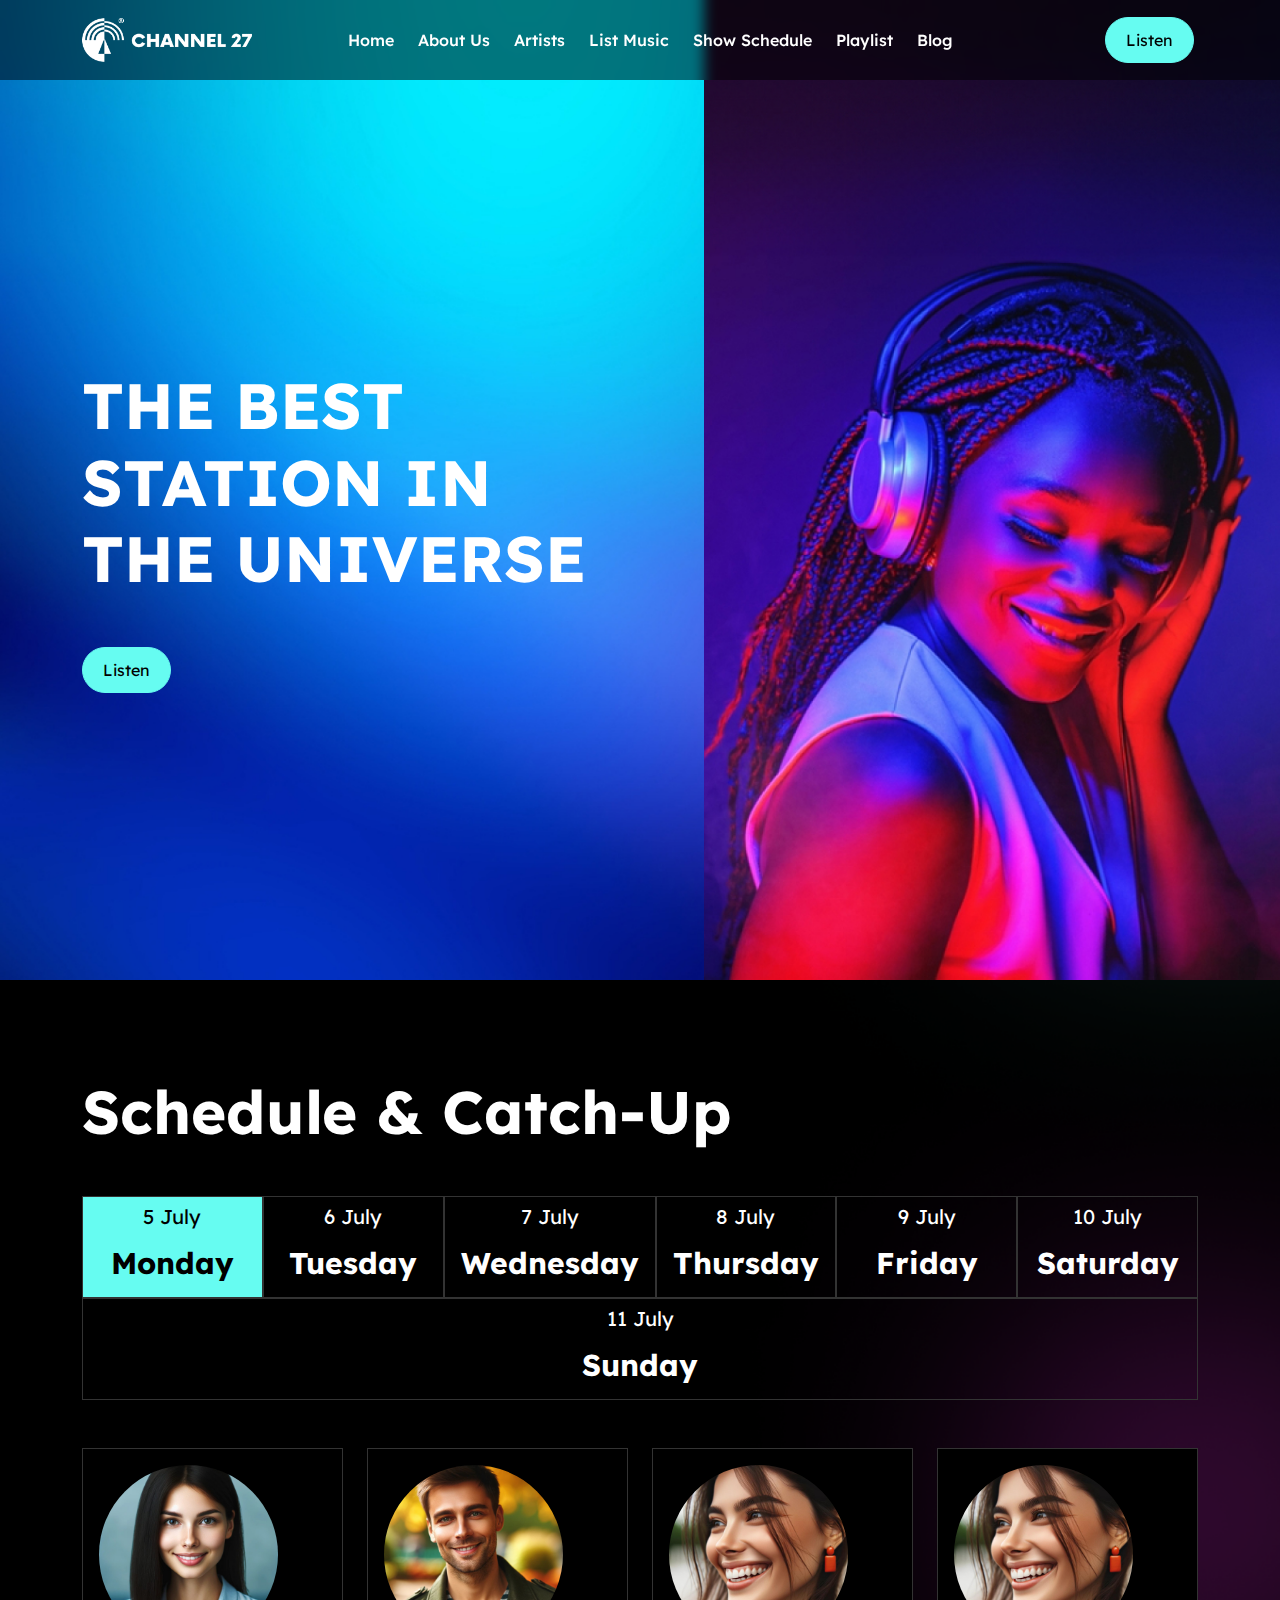
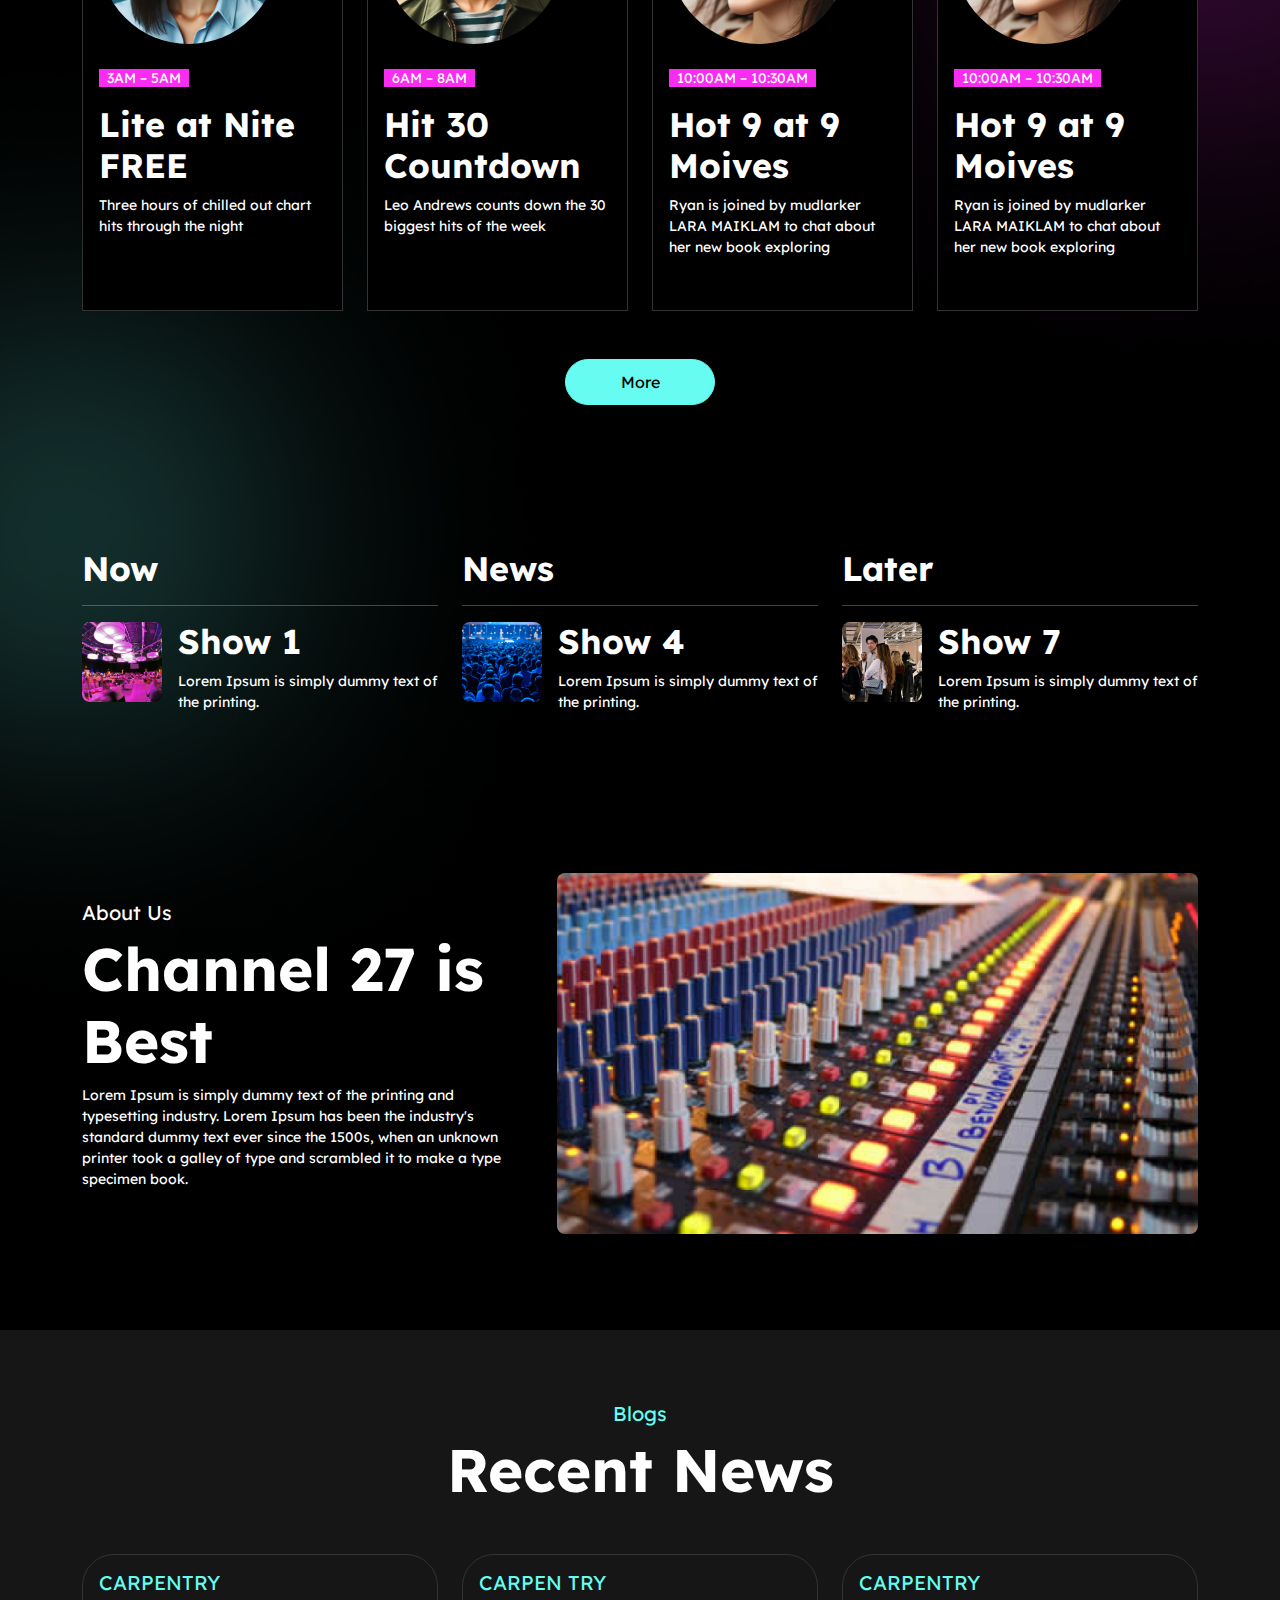
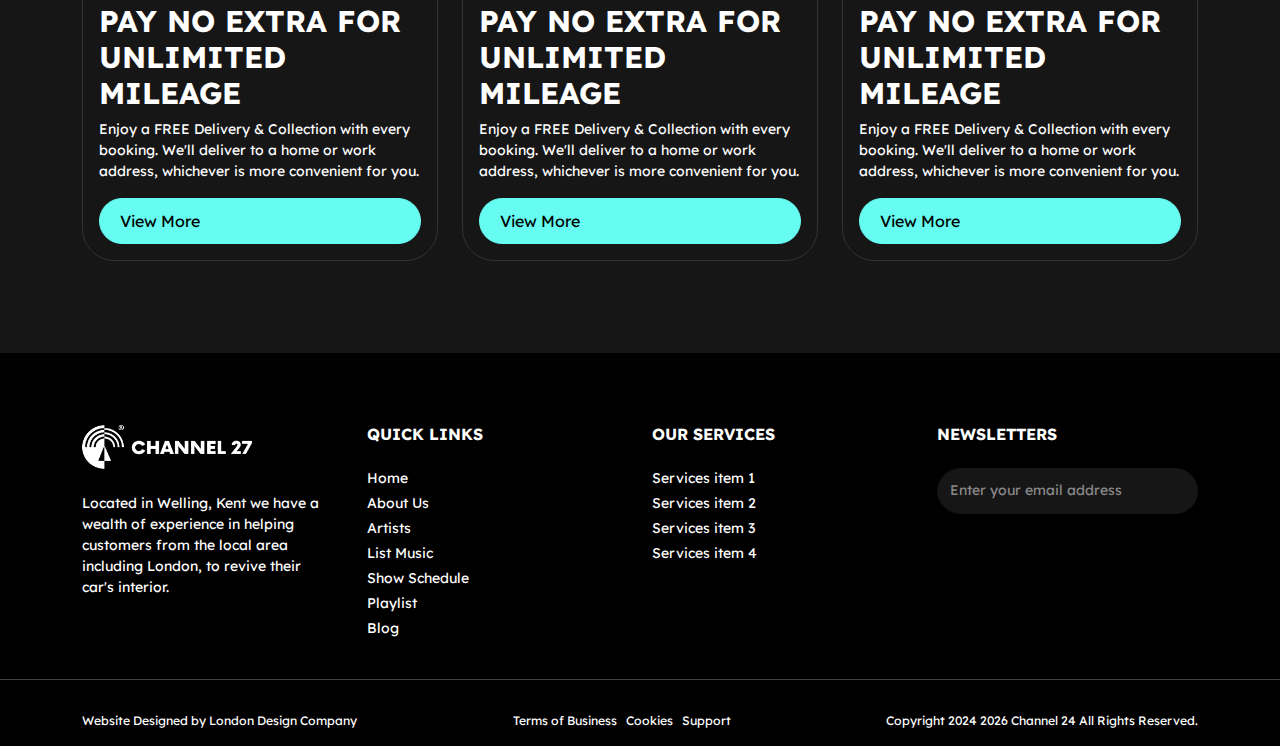
<file: index.html>
<!DOCTYPE html>
<html>
<head>
	<meta charset="utf-8">
	<meta http-equiv="X-UA-Compatible" content="IE=edge">
	<meta content="telephone=no" name="format-detection">
	<meta name="viewport" content="width=device-width, initial-scale=1, shrink-to-fit=no">
	
	<title>Channel 27 - Global Online Radio - The Best Station in the Universe</title>
	<link rel="shortcut icon" href="upload/favicon.png" type="image/x-icon" />    
	<link rel="apple-touch-icon-precomposed" href="upload/favicon.png">
	<meta name="msapplication-TileImage" ontent="upload/favicon.png">
	<!-- style css -->
	<link rel="stylesheet" href="css/fontawesome6-pro-paid.min.css" />
	<link rel="stylesheet" href="css/bootstrap.min.css" />
	<link rel="stylesheet" type="text/css" href="css/custom-style.css" />
	<!-- script js -->
	<!--[if lt IE 9]>
          <script src="https://oss.maxcdn.com/html5shiv/3.7.3/html5shiv.min.js"></script>
          <script src="https://oss.maxcdn.com/respond/1.4.2/respond.min.js"></script>
    <![endif]-->
</head>

<body class="body">
<!-- section header -->
<header class="header-scroll-drop fixed-top">
	<nav class="navbar bg-dark-drop navbar-expand-lg navbar-dark">
		<div class="container">
			<a class="navbar-brand" href="index.html">
				<img src="upload/channel27-logo.png" class="img-fluid navbar-brand" alt="">
			</a>
			<button class="navbar-toggler collapsed" type="button" data-bs-toggle="collapse" data-bs-target="#navbarMenu"><span aria-hidden="true"></span><span aria-hidden="true"></span><span aria-hidden="true"></span></button>
			<div class="collapse navbar-collapse" id="navbarMenu">
				<ul class="nav navbar-nav mx-auto pb-3 py-lg-1">
					<li class="nav-item">
						<a class="nav-link" href="index.html">Home</a>
					</li>
					<li class="nav-item">
						<a class="nav-link" href="about-us.html">About Us</a>
					</li>
					<li class="nav-item">
						<a class="nav-link" href="artists.html">Artists</a>
					</li>
					<li class="nav-item">
						<a class="nav-link" href="list-music.html">List Music</a>
					</li>
					<li class="nav-item">
						<a class="nav-link" href="schedule-and-catch-up.html">Show Schedule</a>
					</li>
					<li class="nav-item">
						<a class="nav-link" href="playlist.html">Playlist</a>
					</li>
					<li class="nav-item">
						<a class="nav-link" href="blog.html">Blog</a>
					</li>
				</ul>
				<ul class="nav navbar-nav ms-auto pb-3 py-lg-1">
					<li class="nav-item">
						<a class="btn btn-info" data-bs-toggle="modal" href="#listen-popup">Listen</a>
					</li>
				</ul>
			</div>
		</div>
	</nav>
</header>
<div class="bs-content" style="background-image: url('upload/bg-page.png');">
	<!-- sec 1 -->
	<div class="bg-center-url banner-title-top h-lg" style="background-image: url('upload/bg-home-sec1.jpg');">
		<div class="container">
			<div class="row">
				<div class="col-md-6 align-self-center">
					<div class="py-5">
						<h1>THE BEST STATION IN THE UNIVERSE</h1>
						<br/><br/>
						<a class="btn btn-info" data-bs-toggle="modal" href="#listen-popup">Listen</a>
					</div>
				</div>
				<div class="col-md-6 p-0">
					<div class="ratio ratio-1x1 p-md-img-right h-100">
						<img src="upload/brwq-img-1.jpg" class="img-fluid" alt="brwq">
					</div>
				</div>
			</div>
		</div>
	</div>
	<!-- sec2 -->
	<div class="my-5 py-md-4 py-lg-5">
		<div class="container">
			<h2>Schedule & Catch-Up</h2>
			<div class="my-5">
				<ul class="nav nav nav-pills nav-pills-info nav-justified" id="myTab" role="tablist">
					<li class="nav-item">
					  <button class="nav-link active" id="home-tab" data-bs-toggle="tab" data-bs-target="#jsMonday" type="button"><p class="h6 fw-normal">5 July<p>
						<h4>Monday</h4></button>
					</li>
					<li class="nav-item">
					  <button class="nav-link" id="profile-tab" data-bs-toggle="tab" data-bs-target="#jsTuesday" type="button"><p class="h6 fw-normal">6 July<p>
						<h4>Tuesday </h4></button>
					</li>
					<li class="nav-item">
					  <button class="nav-link" id="contact-tab" data-bs-toggle="tab" data-bs-target="#jsWednesday" type="button"><p class="h6 fw-normal">7 July<p>
						<h4>Wednesday</h4></button>
					</li>
					<li class="nav-item">
						<button class="nav-link" id="contact-tab" data-bs-toggle="tab" data-bs-target="#jsThursday" type="button"><p class="h6 fw-normal">8 July<p>
							<h4>Thursday</h4></button>
					</li>
					<li class="nav-item">
						<button class="nav-link" id="contact-tab" data-bs-toggle="tab" data-bs-target="#jsFriday" type="button"><p class="h6 fw-normal">9 July<p>
							<h4>Friday</h4></button>
					</li>
					<li class="nav-item">
						<button class="nav-link" id="contact-tab" data-bs-toggle="tab" data-bs-target="#jsSaturday" type="button"><p class="h6 fw-normal">10 July<p>
							<h4>Saturday</h4></button>
					</li>					
					<li class="nav-item">
						<button class="nav-link" id="contact-tab" data-bs-toggle="tab" data-bs-target="#jsSunday" type="button"><p class="h6 fw-normal">11 July<p>
							<h4>Sunday</h4></button>
					</li>					
				</ul>
			</div>
			<div class="tab-content">
				<div class="tab-pane fade show active" id="jsMonday">
					<div class="row gy-4">
						<div class="col-sm-6 col-lg-3">
							<div class="card h-100">
								<div class="card-body">
									<div class="pe-4 pe-lg-5 mb-4">
										<div class="ratio ratio-1x1">
											<img src="upload/profile-1.jpg" class="img-fluid rounded-circle" alt="">
										</div>
									</div>
									<p><span class="bg-danger px-2">3AM – 5AM</span></p>
									<h3>Lite at Nite FREE</h3>
									<p>Three hours of chilled out chart hits through the night</p>
								</div>
							</div>
						</div>
						<div class="col-sm-6 col-lg-3">
							<div class="card h-100">
								<div class="card-body">
									<div class="pe-4 pe-lg-5 mb-4">
										<div class="ratio ratio-1x1">
											<img src="upload/profile-2.jpg" class="img-fluid rounded-circle" alt="profile">
										</div>
									</div>
									<p><span class="bg-danger px-2">6AM – 8AM</span></p>
									<h3>Hit 30 Countdown</h3>
									<p>Leo Andrews counts down the 30 biggest hits of the week</p>
								</div>
							</div>
						</div>
						<div class="col-sm-6 col-lg-3">
							<div class="card h-100">
								<div class="card-body">
									<div class="pe-4 pe-lg-5 mb-4">
										<div class="ratio ratio-1x1">
											<img src="upload/profile-3.jpg" class="img-fluid rounded-circle" alt="profile">
										</div>
									</div>
									<p><span class="bg-danger px-2">10:00AM – 10:30AM</span></p>
									<h3>Hot 9 at 9 Moives</h3>
									<p>Ryan is joined by mudlarker LARA MAIKLAM to chat about her new book exploring</p>
								</div>
							</div>
						</div>
						<div class="col-sm-6 col-lg-3">
							<div class="card h-100">
								<div class="card-body">
									<div class="pe-4 pe-lg-5 mb-4">
										<div class="ratio ratio-1x1">
											<img src="upload/profile-3.jpg" class="img-fluid rounded-circle" alt="profile">
										</div>
									</div>
									<p><span class="bg-danger px-2">10:00AM – 10:30AM</span></p>
									<h3>Hot 9 at 9 Moives</h3>
									<p>Ryan is joined by mudlarker LARA MAIKLAM to chat about her new book exploring</p>
								</div>
							</div>
						</div>
					</div>
				</div>
				<div class="tab-pane fade" id="jsTuesday">
					<div class="row gy-4">
						<div class="col-sm-6 col-lg-3">
							<div class="card h-100">
								<div class="card-body">
									<div class="pe-4 pe-lg-5 mb-4">
										<div class="ratio ratio-1x1">
											<img src="upload/profile-3.jpg" class="img-fluid rounded-circle" alt="profile">
										</div>
									</div>
									<p><span class="bg-danger px-2">10:00AM – 10:30AM</span></p>
									<h3>Hot 9 at 9 Moives</h3>
									<p>Ryan is joined by mudlarker LARA MAIKLAM to chat about her new book exploring</p>
								</div>
							</div>
						</div>
						<div class="col-sm-6 col-lg-3">
							<div class="card h-100">
								<div class="card-body">
									<div class="pe-4 pe-lg-5 mb-4">
										<div class="ratio ratio-1x1">
											<img src="upload/profile-3.jpg" class="img-fluid rounded-circle" alt="profile">
										</div>
									</div>
									<p><span class="bg-danger px-2">10:00AM – 10:30AM</span></p>
									<h3>Hot 9 at 9 Moives</h3>
									<p>Ryan is joined by mudlarker LARA MAIKLAM to chat about her new book exploring</p>
								</div>
							</div>
						</div>
						<div class="col-sm-6 col-lg-3">
							<div class="card h-100">
								<div class="card-body">
									<div class="pe-4 pe-lg-5 mb-4">
										<div class="ratio ratio-1x1">
											<img src="upload/profile-1.jpg" class="img-fluid rounded-circle" alt="">
										</div>
									</div>
									<p><span class="bg-danger px-2">3AM – 5AM</span></p>
									<h3>Lite at Nite FREE</h3>
									<p>Three hours of chilled out chart hits through the night</p>
								</div>
							</div>
						</div>
						<div class="col-sm-6 col-lg-3">
							<div class="card h-100">
								<div class="card-body">
									<div class="pe-4 pe-lg-5 mb-4">
										<div class="ratio ratio-1x1">
											<img src="upload/profile-2.jpg" class="img-fluid rounded-circle" alt="profile">
										</div>
									</div>
									<p><span class="bg-danger px-2">6AM – 8AM</span></p>
									<h3>Hit 30 Countdown</h3>
									<p>Leo Andrews counts down the 30 biggest hits of the week</p>
								</div>
							</div>
						</div>
					</div>
				</div>
				<div class="tab-pane fade" id="jsWednesday">
					<div class="row gy-4">
						<div class="col-sm-6 col-lg-3">
							<div class="card h-100">
								<div class="card-body">
									<div class="pe-4 pe-lg-5 mb-4">
										<div class="ratio ratio-1x1">
											<img src="upload/profile-3.jpg" class="img-fluid rounded-circle" alt="profile">
										</div>
									</div>
									<p><span class="bg-danger px-2">10:00AM – 10:30AM</span></p>
									<h3>Hot 9 at 9 Moives</h3>
									<p>Ryan is joined by mudlarker LARA MAIKLAM to chat about her new book exploring</p>
								</div>
							</div>
						</div>
						<div class="col-sm-6 col-lg-3">
							<div class="card h-100">
								<div class="card-body">
									<div class="pe-4 pe-lg-5 mb-4">
										<div class="ratio ratio-1x1">
											<img src="upload/profile-3.jpg" class="img-fluid rounded-circle" alt="profile">
										</div>
									</div>
									<p><span class="bg-danger px-2">10:00AM – 10:30AM</span></p>
									<h3>Hot 9 at 9 Moives</h3>
									<p>Ryan is joined by mudlarker LARA MAIKLAM to chat about her new book exploring</p>
								</div>
							</div>
						</div>
						<div class="col-sm-6 col-lg-3">
							<div class="card h-100">
								<div class="card-body">
									<div class="pe-4 pe-lg-5 mb-4">
										<div class="ratio ratio-1x1">
											<img src="upload/profile-1.jpg" class="img-fluid rounded-circle" alt="">
										</div>
									</div>
									<p><span class="bg-danger px-2">3AM – 5AM</span></p>
									<h3>Lite at Nite FREE</h3>
									<p>Three hours of chilled out chart hits through the night</p>
								</div>
							</div>
						</div>
						<div class="col-sm-6 col-lg-3">
							<div class="card h-100">
								<div class="card-body">
									<div class="pe-4 pe-lg-5 mb-4">
										<div class="ratio ratio-1x1">
											<img src="upload/profile-2.jpg" class="img-fluid rounded-circle" alt="profile">
										</div>
									</div>
									<p><span class="bg-danger px-2">6AM – 8AM</span></p>
									<h3>Hit 30 Countdown</h3>
									<p>Leo Andrews counts down the 30 biggest hits of the week</p>
								</div>
							</div>
						</div>
					</div>
				</div>
				<div class="tab-pane fade" id="jsThursday">
					<div class="row gy-4">
						<div class="col-sm-6 col-lg-3">
							<div class="card h-100">
								<div class="card-body">
									<div class="pe-4 pe-lg-5 mb-4">
										<div class="ratio ratio-1x1">
											<img src="upload/profile-1.jpg" class="img-fluid rounded-circle" alt="">
										</div>
									</div>
									<p><span class="bg-danger px-2">3AM – 5AM</span></p>
									<h3>Lite at Nite FREE</h3>
									<p>Three hours of chilled out chart hits through the night</p>
								</div>
							</div>
						</div>
						<div class="col-sm-6 col-lg-3">
							<div class="card h-100">
								<div class="card-body">
									<div class="pe-4 pe-lg-5 mb-4">
										<div class="ratio ratio-1x1">
											<img src="upload/profile-2.jpg" class="img-fluid rounded-circle" alt="profile">
										</div>
									</div>
									<p><span class="bg-danger px-2">6AM – 8AM</span></p>
									<h3>Hit 30 Countdown</h3>
									<p>Leo Andrews counts down the 30 biggest hits of the week</p>
								</div>
							</div>
						</div>
						<div class="col-sm-6 col-lg-3">
							<div class="card h-100">
								<div class="card-body">
									<div class="pe-4 pe-lg-5 mb-4">
										<div class="ratio ratio-1x1">
											<img src="upload/profile-3.jpg" class="img-fluid rounded-circle" alt="profile">
										</div>
									</div>
									<p><span class="bg-danger px-2">10:00AM – 10:30AM</span></p>
									<h3>Hot 9 at 9 Moives</h3>
									<p>Ryan is joined by mudlarker LARA MAIKLAM to chat about her new book exploring</p>
								</div>
							</div>
						</div>
						<div class="col-sm-6 col-lg-3">
							<div class="card h-100">
								<div class="card-body">
									<div class="pe-4 pe-lg-5 mb-4">
										<div class="ratio ratio-1x1">
											<img src="upload/profile-3.jpg" class="img-fluid rounded-circle" alt="profile">
										</div>
									</div>
									<p><span class="bg-danger px-2">10:00AM – 10:30AM</span></p>
									<h3>Hot 9 at 9 Moives</h3>
									<p>Ryan is joined by mudlarker LARA MAIKLAM to chat about her new book exploring</p>
								</div>
							</div>
						</div>
					</div>
				</div>
				<div class="tab-pane fade" id="jsFriday">
					<div class="row gy-4">
						<div class="col-sm-6 col-lg-3">
							<div class="card h-100">
								<div class="card-body">
									<div class="pe-4 pe-lg-5 mb-4">
										<div class="ratio ratio-1x1">
											<img src="upload/profile-3.jpg" class="img-fluid rounded-circle" alt="profile">
										</div>
									</div>
									<p><span class="bg-danger px-2">10:00AM – 10:30AM</span></p>
									<h3>Hot 9 at 9 Moives</h3>
									<p>Ryan is joined by mudlarker LARA MAIKLAM to chat about her new book exploring</p>
								</div>
							</div>
						</div>
						<div class="col-sm-6 col-lg-3">
							<div class="card h-100">
								<div class="card-body">
									<div class="pe-4 pe-lg-5 mb-4">
										<div class="ratio ratio-1x1">
											<img src="upload/profile-1.jpg" class="img-fluid rounded-circle" alt="">
										</div>
									</div>
									<p><span class="bg-danger px-2">3AM – 5AM</span></p>
									<h3>Lite at Nite FREE</h3>
									<p>Three hours of chilled out chart hits through the night</p>
								</div>
							</div>
						</div>
						<div class="col-sm-6 col-lg-3">
							<div class="card h-100">
								<div class="card-body">
									<div class="pe-4 pe-lg-5 mb-4">
										<div class="ratio ratio-1x1">
											<img src="upload/profile-2.jpg" class="img-fluid rounded-circle" alt="profile">
										</div>
									</div>
									<p><span class="bg-danger px-2">6AM – 8AM</span></p>
									<h3>Hit 30 Countdown</h3>
									<p>Leo Andrews counts down the 30 biggest hits of the week</p>
								</div>
							</div>
						</div>
						<div class="col-sm-6 col-lg-3">
							<div class="card h-100">
								<div class="card-body">
									<div class="pe-4 pe-lg-5 mb-4">
										<div class="ratio ratio-1x1">
											<img src="upload/profile-3.jpg" class="img-fluid rounded-circle" alt="profile">
										</div>
									</div>
									<p><span class="bg-danger px-2">10:00AM – 10:30AM</span></p>
									<h3>Hot 9 at 9 Moives</h3>
									<p>Ryan is joined by mudlarker LARA MAIKLAM to chat about her new book exploring</p>
								</div>
							</div>
						</div>
						
					</div>
				</div>
				<div class="tab-pane fade" id="jsSaturday">
					<div class="row gy-4">
						
						<div class="col-sm-6 col-lg-3">
							<div class="card h-100">
								<div class="card-body">
									<div class="pe-4 pe-lg-5 mb-4">
										<div class="ratio ratio-1x1">
											<img src="upload/profile-2.jpg" class="img-fluid rounded-circle" alt="profile">
										</div>
									</div>
									<p><span class="bg-danger px-2">6AM – 8AM</span></p>
									<h3>Hit 30 Countdown</h3>
									<p>Leo Andrews counts down the 30 biggest hits of the week</p>
								</div>
							</div>
						</div>
						<div class="col-sm-6 col-lg-3">
							<div class="card h-100">
								<div class="card-body">
									<div class="pe-4 pe-lg-5 mb-4">
										<div class="ratio ratio-1x1">
											<img src="upload/profile-1.jpg" class="img-fluid rounded-circle" alt="">
										</div>
									</div>
									<p><span class="bg-danger px-2">3AM – 5AM</span></p>
									<h3>Lite at Nite FREE</h3>
									<p>Three hours of chilled out chart hits through the night</p>
								</div>
							</div>
						</div>
						
						<div class="col-sm-6 col-lg-3">
							<div class="card h-100">
								<div class="card-body">
									<div class="pe-4 pe-lg-5 mb-4">
										<div class="ratio ratio-1x1">
											<img src="upload/profile-3.jpg" class="img-fluid rounded-circle" alt="profile">
										</div>
									</div>
									<p><span class="bg-danger px-2">10:00AM – 10:30AM</span></p>
									<h3>Hot 9 at 9 Moives</h3>
									<p>Ryan is joined by mudlarker LARA MAIKLAM to chat about her new book exploring</p>
								</div>
							</div>
						</div>
						<div class="col-sm-6 col-lg-3">
							<div class="card h-100">
								<div class="card-body">
									<div class="pe-4 pe-lg-5 mb-4">
										<div class="ratio ratio-1x1">
											<img src="upload/profile-3.jpg" class="img-fluid rounded-circle" alt="profile">
										</div>
									</div>
									<p><span class="bg-danger px-2">10:00AM – 10:30AM</span></p>
									<h3>Hot 9 at 9 Moives</h3>
									<p>Ryan is joined by mudlarker LARA MAIKLAM to chat about her new book exploring</p>
								</div>
							</div>
						</div>
					</div>
				</div>
				<div class="tab-pane fade" id="jsSunday">
					<div class="row gy-4">
						<div class="col-sm-6 col-lg-3">
							<div class="card h-100">
								<div class="card-body">
									<div class="pe-4 pe-lg-5 mb-4">
										<div class="ratio ratio-1x1">
											<img src="upload/profile-1.jpg" class="img-fluid rounded-circle" alt="">
										</div>
									</div>
									<p><span class="bg-danger px-2">3AM – 5AM</span></p>
									<h3>Lite at Nite FREE</h3>
									<p>Three hours of chilled out chart hits through the night</p>
								</div>
							</div>
						</div>
						<div class="col-sm-6 col-lg-3">
							<div class="card h-100">
								<div class="card-body">
									<div class="pe-4 pe-lg-5 mb-4">
										<div class="ratio ratio-1x1">
											<img src="upload/profile-2.jpg" class="img-fluid rounded-circle" alt="profile">
										</div>
									</div>
									<p><span class="bg-danger px-2">6AM – 8AM</span></p>
									<h3>Hit 30 Countdown</h3>
									<p>Leo Andrews counts down the 30 biggest hits of the week</p>
								</div>
							</div>
						</div>
						<div class="col-sm-6 col-lg-3">
							<div class="card h-100">
								<div class="card-body">
									<div class="pe-4 pe-lg-5 mb-4">
										<div class="ratio ratio-1x1">
											<img src="upload/profile-3.jpg" class="img-fluid rounded-circle" alt="profile">
										</div>
									</div>
									<p><span class="bg-danger px-2">10:00AM – 10:30AM</span></p>
									<h3>Hot 9 at 9 Moives</h3>
									<p>Ryan is joined by mudlarker LARA MAIKLAM to chat about her new book exploring</p>
								</div>
							</div>
						</div>
						<div class="col-sm-6 col-lg-3">
							<div class="card h-100">
								<div class="card-body">
									<div class="pe-4 pe-lg-5 mb-4">
										<div class="ratio ratio-1x1">
											<img src="upload/profile-3.jpg" class="img-fluid rounded-circle" alt="profile">
										</div>
									</div>
									<p><span class="bg-danger px-2">10:00AM – 10:30AM</span></p>
									<h3>Hot 9 at 9 Moives</h3>
									<p>Ryan is joined by mudlarker LARA MAIKLAM to chat about her new book exploring</p>
								</div>
							</div>
						</div>
						
					</div>
				</div>
			</div>
			

			<div class="text-center mt-5"><a href="schedule-and-catch-up.html" class="btn btn-info btn-width-md">More</a></div>
		</div>
	</div>
	<!-- sec3 -->
	<div class="my-5 py-md-4 py-lg-5">
		<div class="container">
			<div class="row gy-4">
				<div class="col-sm-6 col-md-4">
					<h3>Now</h3>
					<hr>
					<div class="d-flex">
						<div class="flex-shrink-0 pe-3">
							<div class="ratio ratio-1x1 img-1x">
								<img src="upload/show-1.jpg" class="img-fluid rounded-3" alt="">
							</div>
						</div>
						<div class="flex-grow-1">
							<h3>Show 1</h3>
							<p>Lorem Ipsum is simply dummy text of the printing.</p>
						</div>
					</div>
				</div>
				<div class="col-sm-6 col-md-4">
					<h3>News</h3>
					<hr>
					<div class="d-flex">
						<div class="flex-shrink-0 pe-3">
							<div class="ratio ratio-1x1 img-1x">
								<img src="upload/show-4.jpg" class="img-fluid rounded-3" alt="">
							</div>
						</div>
						<div class="flex-grow-1">
							<h3>Show 4</h3>
							<p>Lorem Ipsum is simply dummy text of the printing.</p>
						</div>
					</div>
				</div>
				<div class="col-sm-6 col-md-4">
					<h3>Later</h3>
					<hr>
					<div class="d-flex">
						<div class="flex-shrink-0 pe-3">
							<div class="ratio ratio-1x1 img-1x">
								<img src="upload/show-7.jpg" class="img-fluid rounded-3" alt="">
							</div>
						</div>
						<div class="flex-grow-1">
							<h3>Show 7</h3>
							<p>Lorem Ipsum is simply dummy text of the printing.</p>
						</div>
					</div>
				</div>
			</div>
		</div>
	</div>
	<!-- sec4 -->
	<div class="my-5 py-md-4 py-lg-5">
		<div class="container">
			<div class="row gy-4 align-items-center">
				<div class="col-sm-6 col-md-5">
					<p class="h6 fw-normal">About Us</p>
					<h2>Channel 27 is Best</h2>
					<p>Lorem Ipsum is simply dummy text of the printing and typesetting industry. Lorem Ipsum has been the industry's standard dummy text ever since the 1500s, when an unknown printer took a galley of type and scrambled it to make a type specimen book.</p>
				</div>
				<div class="col-sm-6 col-md-7">
					<div class="ratio ratio-16x9">
						<img src="upload/about-channel-27.jpg" class="img-fluid rounded-3" alt="">
					</div>
				</div>
			</div>
		</div>
	</div>
	<!-- sec5 -->
	<div class="my-5 py-md-4 py-lg-5 bg-dark">
		<div class="container py-md-4">
			<div class="text-center mb-5">
				<p class="h6 text-info fw-normal">Blogs</p>
				<h2>Recent News</h2>
				
			</div>
			<div class="row gy-4 align-items-center">
				<div class="col-sm-6 col-md-4">
					<div class="card rounded-5 h-100 bg-dark">
						<div class="card-body">
							<p class="h6 text-info fw-normal">CARPENTRY</p>
							<h4>PAY NO EXTRA FOR UNLIMITED MILEAGE</h4>
							<p>Enjoy a FREE Delivery & Collection with every booking. Weʼll deliver to a home or work address, whichever is more convenient for you.</p>
							<a href="#" class="btn btn-info w-100 text-start">
								View More <span class="float-end"><i class="far fa-long-arrow-right"></i></span class="float-end"></a>
						</div>
					</div>
				</div>
				<div class="col-sm-6 col-md-4">
					<div class="card rounded-5 h-100 bg-dark">
						<div class="card-body">
							<p class="h6 text-info fw-normal">CARPEN TRY</p>
							<h4>PAY NO EXTRA FOR UNLIMITED MILEAGE</h4>
							<p>Enjoy a FREE Delivery & Collection with every booking. Weʼll deliver to a home or work address, whichever is more convenient for you.</p>
							<a href="#" class="btn btn-info w-100 text-start">
								View More <span class="float-end"><i class="far fa-long-arrow-right"></i></span class="float-end"></a>
						</div>
					</div>
				</div>
				<div class="col-sm-6 col-md-4">
					<div class="card rounded-5 h-100 bg-dark">
						<div class="card-body">
							<p class="h6 text-info fw-normal">CARPENTRY</p>
							<h4>PAY NO EXTRA FOR UNLIMITED MILEAGE</h4>
							<p>Enjoy a FREE Delivery & Collection with every booking. Weʼll deliver to a home or work address, whichever is more convenient for you.</p>
							<a href="#" class="btn btn-info w-100 text-start">
								View More <span class="float-end"><i class="far fa-long-arrow-right"></i></span class="float-end"></a>
						</div>
					</div>
				</div>
			</div>
		</div>
	</div>
</div>
<!-- section footer -->
<footer class="pt-4">
	<div class="container">
		<div class="row">
			<div class="col-md-3">
				<div class="mb-4"><a href="index.html"><img src="upload/channel27-logo.png" class="img-fluid navbar-brand" alt="channel 27"></a></div>
				<p class="pe-lg-3">Located in Welling, Kent we have a wealth of experience in helping customers from the local area including London, to revive their car's interior. </p>
			</div>
			<div class="col-md-3">
				<h5 class="mb-4 text-uppercase">Quick links</h5>
				<div class="mb-4">
					<p class="mb-1"><a class="nav-link" href="index.html">Home</a></p>
					<p class="mb-1"><a class="nav-link" href="about-us.html">About Us</a></p>
					<p class="mb-1"><a class="nav-link" href="artists.html">Artists</a></p>
					<p class="mb-1"><a class="nav-link" href="list-music.html">List Music</a></p>
					<p class="mb-1"><a class="nav-link" href="schedule-and-catch-up.html">Show Schedule</a></p>
					<p class="mb-1"><a class="nav-link" href="playlist.html">Playlist</a></p>
                    <p class="mb-1"><a class="nav-link" href="blog.html">Blog</a></p>
				</div>
			</div>
			<div class="col-md-3">
				<h5 class="mb-4 text-uppercase">Our Services</h5>
				<div class="mb-4">
					<p class="mb-1"><a class="nav-link" href="#">Services item 1</a></p>
					<p class="mb-1"><a class="nav-link" href="#">Services item 2</a></p>
					<p class="mb-1"><a class="nav-link" href="#">Services item 3</a></p>
					<p class="mb-1"><a class="nav-link" href="#">Services item 4</a></p>
				</div>
			</div>
			<div class="col-md-3">
				<h5 class="mb-4 text-uppercase">NEWSLETTERS</h5>
				<div class="form-group mb-4 text-danger">
					<div class="input-group">
						<input type="text" name="email" class="form-control" placeholder="Enter your email address" value="">
						<button type="submit" class="btn btn-dark"><i class="fas fa-paper-plane text-danger"></i></button>
					</div>
				</div>
				<p>
					<a href="#">
						<span class="fa-stack"><i class="fa fa-circle text-danger fa-stack-2x"></i><i class="fab fa-facebook-f fa-stack-1x"></i></span>
					</a>
					<a href="#">
						<span class="fa-stack"><i class="fa fa-circle text-danger fa-stack-2x"></i><i class="fab fa-instagram fa-stack-1x"></i></span>
					</a>
					<a href="#">
						<span class="fa-stack"><i class="fa fa-circle text-danger fa-stack-2x"></i><i class="fab fa-whatsapp fa-stack-1x"></i></span>
					</a>
					<a href="#">
						<span class="fa-stack"><i class="fa fa-circle text-danger fa-stack-2x"></i><i class="fab fa-envelope fa-stack-1x"></i></span>
					</a>
				</p>
				</div>
			</div>
		</div>
	</div>
	<hr>
	<div class="container text-center clearfix py-3 small">
		<span class="float-md-start">Website Designed by <a href="https://www.londondesigncompany.co.uk/">London Design Company</a></span>
		
		<span class="text-center"><a href="terms-of-business.html">Terms of Business</a> &nbsp; <a href="cookies.html">Cookies</a> &nbsp; <a href="support.html">Support</a></span>

		<span class="float-md-end">Copyright 2024 <script>document.write(new Date().getFullYear())</script> Channel 24 All Rights Reserved.</span>
		
	</div>
</footer>
<script src="js/bootstrap.bundle.min.js"></script>
<script src="js/jquery.min.js"></script>
<script src="js/js-custom.js"></script>
<div class="modal fade" id="listen-popup">
	 <div class="modal-dialog modal-dialog-centered">
	 	<div class="modal-content">
	      	<div class="modal-body">
	      		<div class="ratio ratio-1x1">
	        		<iframe src="https://channel27.torontocast.stream"></iframe>
	        	</div>
	      	</div>
	    </div>
	</div>
</div>
</body>
</html>
</file>
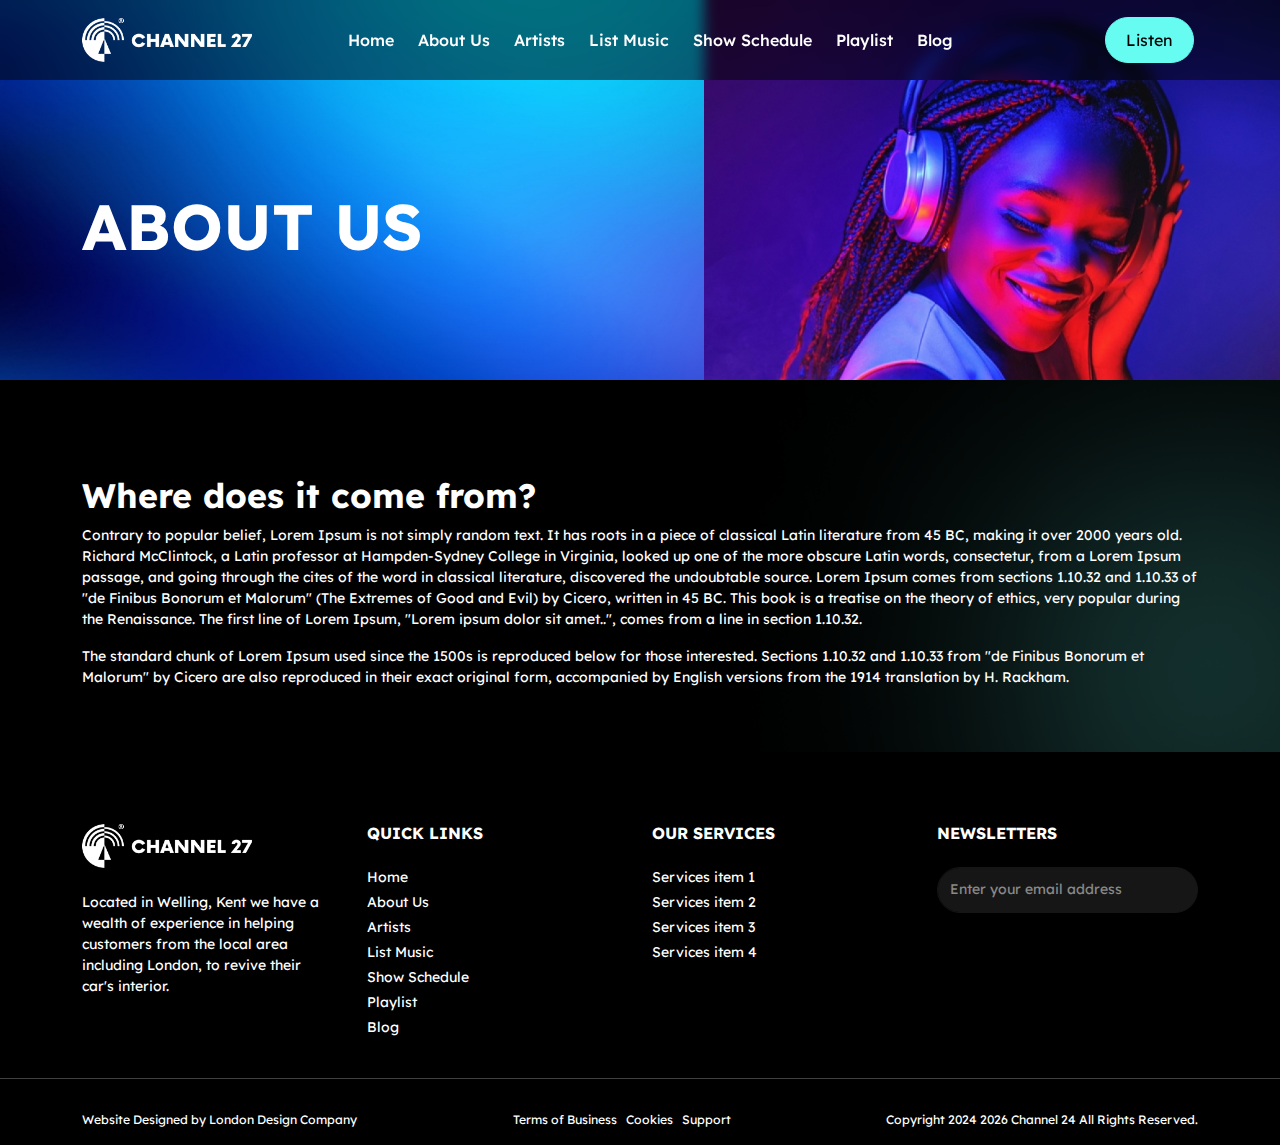
<file: about-us.html>
<!DOCTYPE html>
<html>
<head>
	<meta charset="utf-8">
	<meta http-equiv="X-UA-Compatible" content="IE=edge">
	<meta content="telephone=no" name="format-detection">
	<meta name="viewport" content="width=device-width, initial-scale=1, shrink-to-fit=no">
	
	<title>Channel 27 - Global Online Radio - The Best Station in the Universe</title>
	<link rel="shortcut icon" href="upload/favicon.png" type="image/x-icon" />    
	<link rel="apple-touch-icon-precomposed" href="upload/favicon.png">
	<meta name="msapplication-TileImage" ontent="upload/favicon.png">
	<!-- style css -->
	<link rel="stylesheet" href="css/fontawesome6-pro-paid.min.css" />
	<link rel="stylesheet" href="css/bootstrap.min.css" />
	<link rel="stylesheet" type="text/css" href="css/custom-style.css" />
	<!-- script js -->
	<!--[if lt IE 9]>
          <script src="https://oss.maxcdn.com/html5shiv/3.7.3/html5shiv.min.js"></script>
          <script src="https://oss.maxcdn.com/respond/1.4.2/respond.min.js"></script>
    <![endif]-->
</head>

<body class="body">
<!-- section header -->
<header class="header-scroll-drop fixed-top">
	<nav class="navbar bg-dark-drop navbar-expand-lg navbar-dark">
		<div class="container">
			<a class="navbar-brand" href="index.html">
				<img src="upload/channel27-logo.png" class="img-fluid navbar-brand" alt="">
			</a>
			<button class="navbar-toggler collapsed" type="button" data-bs-toggle="collapse" data-bs-target="#navbarMenu"><span aria-hidden="true"></span><span aria-hidden="true"></span><span aria-hidden="true"></span></button>
			<div class="collapse navbar-collapse" id="navbarMenu">
				<ul class="nav navbar-nav mx-auto pb-3 py-lg-1">
					<li class="nav-item">
						<a class="nav-link" href="index.html">Home</a>
					</li>
					<li class="nav-item">
						<a class="nav-link" href="about-us.html">About Us</a>
					</li>
					<li class="nav-item">
						<a class="nav-link" href="artists.html">Artists</a>
					</li>
					<li class="nav-item">
						<a class="nav-link" href="list-music.html">List Music</a>
					</li>
					<li class="nav-item">
						<a class="nav-link" href="schedule-and-catch-up.html">Show Schedule</a>
					</li>
					<li class="nav-item">
						<a class="nav-link" href="playlist.html">Playlist</a>
					</li>
                    <li class="nav-item">
						<a class="nav-link" href="blog.html">Blog</a>
					</li>
				</ul>
				<ul class="nav navbar-nav ms-auto pb-3 py-lg-1">
					<li class="nav-item">
						<a class="btn btn-info" data-bs-toggle="modal" href="#listen-popup">Listen</a>
					</li>
				</ul>
			</div>
		</div>
	</nav>
</header>
<div class="bs-content" style="background-image: url('upload/bg-page.png');">
	<!-- sec 1 -->
	<div class="bg-center-url banner-title-top h-sm" style="background-image: url('upload/bg-home-sec1.jpg');">
		<div class="container">
			<div class="row">
				<div class="col-md-6 align-self-center">
					<div class="py-5">
						<h1>ABOUT US</h1>
					</div>
				</div>
				<div class="col-md-6 p-0">
					<div class="ratio ratio-1x1 p-md-img-right h-100">
						<img src="upload/brwq-img-1.jpg" class="img-fluid" alt="brwq">
					</div>
				</div>
			</div>
		</div>
	</div>
	<!-- sec2 -->
	<div class="my-5 py-md-4 py-lg-5">
		<div class="container">
			<h3>Where does it come from?</h3>

            <p>Contrary to popular belief, Lorem Ipsum is not simply random text. It has roots in a piece of classical Latin literature from 45 BC, making it over 2000 years old. Richard McClintock, a Latin professor at Hampden-Sydney College in Virginia, looked up one of the more obscure Latin words, consectetur, from a Lorem Ipsum passage, and going through the cites of the word in classical literature, discovered the undoubtable source. Lorem Ipsum comes from sections 1.10.32 and 1.10.33 of "de Finibus Bonorum et Malorum" (The Extremes of Good and Evil) by Cicero, written in 45 BC. This book is a treatise on the theory of ethics, very popular during the Renaissance. The first line of Lorem Ipsum, "Lorem ipsum dolor sit amet..", comes from a line in section 1.10.32.</p>

            <p>The standard chunk of Lorem Ipsum used since the 1500s is reproduced below for those interested. Sections 1.10.32 and 1.10.33 from "de Finibus Bonorum et Malorum" by Cicero are also reproduced in their exact original form, accompanied by English versions from the 1914 translation by H. Rackham.</p>

		</div>
	</div>
</div>
<!-- section footer -->
<footer class="pt-4">
	<div class="container">
		<div class="row">
			<div class="col-md-3">
				<div class="mb-4"><a href="index.html"><img src="upload/channel27-logo.png" class="img-fluid navbar-brand" alt="channel 27"></a></div>
				<p class="pe-lg-3">Located in Welling, Kent we have a wealth of experience in helping customers from the local area including London, to revive their car's interior. </p>
			</div>
			<div class="col-md-3">
				<h5 class="mb-4 text-uppercase">Quick links</h5>
				<div class="mb-4">
					<p class="mb-1"><a class="nav-link" href="index.html">Home</a></p>
					<p class="mb-1"><a class="nav-link" href="about-us.html">About Us</a></p>
					<p class="mb-1"><a class="nav-link" href="artists.html">Artists</a></p>
					<p class="mb-1"><a class="nav-link" href="list-music.html">List Music</a></p>
					<p class="mb-1"><a class="nav-link" href="schedule-and-catch-up.html">Show Schedule</a></p>
					<p class="mb-1"><a class="nav-link" href="playlist.html">Playlist</a></p>
                    <p class="mb-1"><a class="nav-link" href="blog.html">Blog</a></p>
				</div>
			</div>
			<div class="col-md-3">
				<h5 class="mb-4 text-uppercase">Our Services</h5>
				<div class="mb-4">
					<p class="mb-1"><a class="nav-link" href="#">Services item 1</a></p>
					<p class="mb-1"><a class="nav-link" href="#">Services item 2</a></p>
					<p class="mb-1"><a class="nav-link" href="#">Services item 3</a></p>
					<p class="mb-1"><a class="nav-link" href="#">Services item 4</a></p>
				</div>
			</div>
			<div class="col-md-3">
				<h5 class="mb-4 text-uppercase">NEWSLETTERS</h5>
				<div class="form-group mb-4 text-danger">
					<div class="input-group">
						<input type="text" name="email" class="form-control" placeholder="Enter your email address" value="">
						<button type="submit" class="btn btn-dark"><i class="fas fa-paper-plane text-danger"></i></button>

					</div>
				</div>
				<p>
					<a href="#">
						<span class="fa-stack"><i class="fa fa-circle text-danger fa-stack-2x"></i><i class="fab fa-facebook-f fa-stack-1x"></i></span>
					</a>
					<a href="#">
						<span class="fa-stack"><i class="fa fa-circle text-danger fa-stack-2x"></i><i class="fab fa-instagram fa-stack-1x"></i></span>
					</a>
					<a href="#">
						<span class="fa-stack"><i class="fa fa-circle text-danger fa-stack-2x"></i><i class="fab fa-whatsapp fa-stack-1x"></i></span>
					</a>
					<a href="#">
						<span class="fa-stack"><i class="fa fa-circle text-danger fa-stack-2x"></i><i class="fab fa-envelope fa-stack-1x"></i></span>
					</a>
				</p>
				</div>
			</div>
		</div>
	</div>
	<hr>
	<div class="container text-center clearfix py-3 small">
		<span class="float-md-start">Website Designed by <a href="https://www.londondesigncompany.co.uk/">London Design Company</a></span>
		
		<span class="text-center"><a href="terms-of-business.html">Terms of Business</a> &nbsp; <a href="cookies.html">Cookies</a> &nbsp; <a href="support.html">Support</a></span>

		<span class="float-md-end">Copyright 2024 <script>document.write(new Date().getFullYear())</script> Channel 24 All Rights Reserved.</span>
		
	</div>
</footer>
<script src="js/bootstrap.bundle.min.js"></script>
<script src="js/jquery.min.js"></script>
<script src="js/js-custom.js"></script>
<div class="modal fade" id="listen-popup">
	 <div class="modal-dialog modal-dialog-centered">
	 	<div class="modal-content">
	      	<div class="modal-body">
	      		<div class="ratio ratio-1x1">
	        		<iframe src="https://channel27.torontocast.stream"></iframe>
	        	</div>
	      	</div>
	    </div>
	</div>
</div>
</body>
</html>
</file>
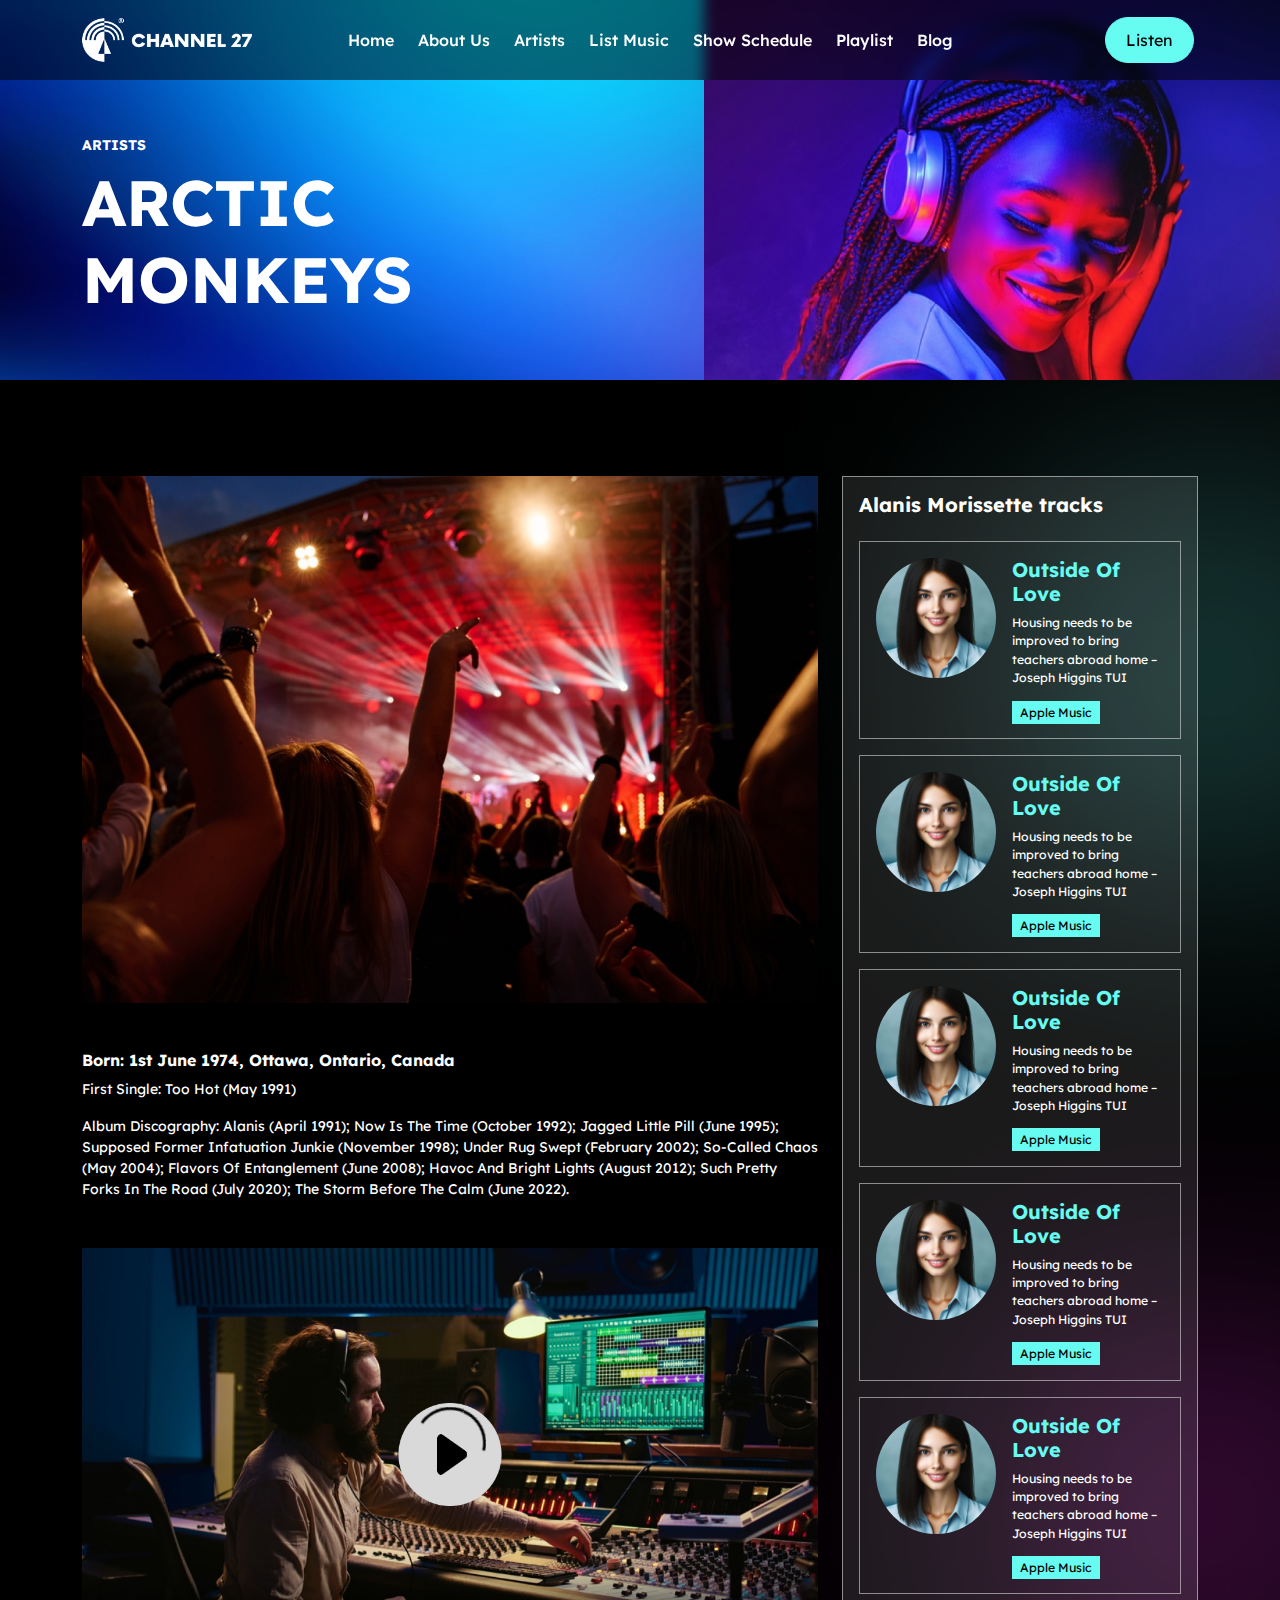
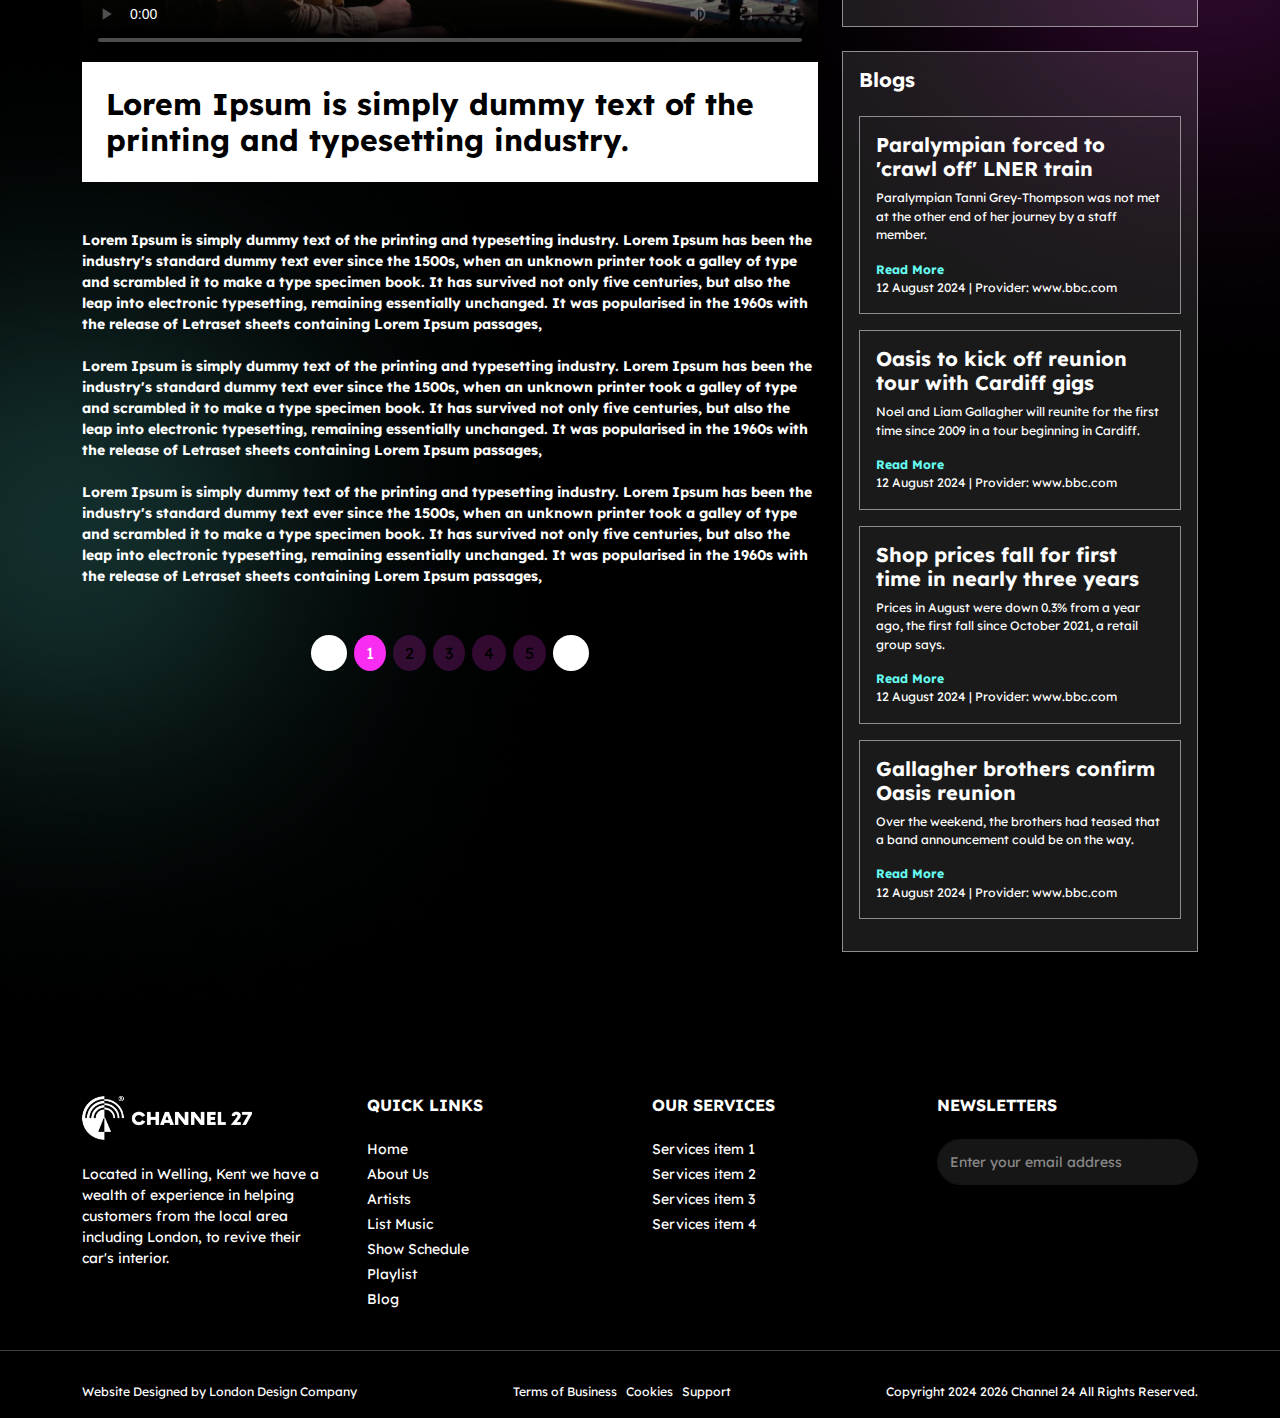
<file: artist-detail.html>
<!DOCTYPE html>
<html>

<head>
	<meta charset="utf-8">
	<meta http-equiv="X-UA-Compatible" content="IE=edge">
	<meta content="telephone=no" name="format-detection">
	<meta name="viewport" content="width=device-width, initial-scale=1, shrink-to-fit=no">

	<title>Channel 27 - Global Online Radio - The Best Station in the Universe</title>
	<link rel="shortcut icon" href="upload/favicon.png" type="image/x-icon" />
	<link rel="apple-touch-icon-precomposed" href="upload/favicon.png">
	<meta name="msapplication-TileImage" ontent="upload/favicon.png">
	<!-- style css -->
	<link rel="stylesheet" href="css/fontawesome6-pro-paid.min.css" />
	<link rel="stylesheet" href="css/bootstrap.min.css" />
	<link rel="stylesheet" type="text/css" href="css/custom-style.css" />
	<!-- script js -->
	<!--[if lt IE 9]>
          <script src="https://oss.maxcdn.com/html5shiv/3.7.3/html5shiv.min.js"></script>
          <script src="https://oss.maxcdn.com/respond/1.4.2/respond.min.js"></script>
    <![endif]-->
</head>

<body class="body">
	<!-- section header -->
	<header class="header-scroll-drop fixed-top">
		<nav class="navbar bg-dark-drop navbar-expand-lg navbar-dark">
			<div class="container">
				<a class="navbar-brand" href="index.html">
					<img src="upload/channel27-logo.png" class="img-fluid navbar-brand" alt="">
				</a>
				<button class="navbar-toggler collapsed" type="button" data-bs-toggle="collapse"
					data-bs-target="#navbarMenu"><span aria-hidden="true"></span><span aria-hidden="true"></span><span
						aria-hidden="true"></span></button>
				<div class="collapse navbar-collapse" id="navbarMenu">
					<ul class="nav navbar-nav mx-auto pb-3 py-lg-1">
						<li class="nav-item">
							<a class="nav-link" href="index.html">Home</a>
						</li>
						<li class="nav-item">
							<a class="nav-link" href="about-us.html">About Us</a>
						</li>
						<li class="nav-item">
							<a class="nav-link" href="artists.html">Artists</a>
						</li>
						<li class="nav-item">
							<a class="nav-link" href="list-music.html">List Music</a>
						</li>
						<li class="nav-item">
							<a class="nav-link" href="schedule-and-catch-up.html">Show Schedule</a>
						</li>
						<li class="nav-item">
							<a class="nav-link" href="playlist.html">Playlist</a>
						</li>
						<li class="nav-item">
							<a class="nav-link" href="blog.html">Blog</a>
						</li>
					</ul>
					<ul class="nav navbar-nav ms-auto pb-3 py-lg-1">
						<li class="nav-item">
							<a class="btn btn-info" data-bs-toggle="modal" href="#listen-popup">Listen</a>
						</li>
					</ul>
				</div>
			</div>
		</nav>
	</header>
	<div class="bs-content" style="background-image: url('upload/bg-page.png');">
		<!-- sec 1 -->
		<div class="bg-center-url banner-title-top h-sm" style="background-image: url('upload/bg-home-sec1.jpg');">
			<div class="container">
				<div class="row">
					<div class="col-md-6 align-self-center">
						<div class="py-5">
							<p class="text-uppercase fw-bold mb-2">Artists</p>
							<h1 class="text-uppercase">Arctic <br> Monkeys</h1>
						</div>
					</div>
					<div class="col-md-6 p-0">
						<div class="ratio ratio-1x1 p-md-img-right h-100">
							<img src="upload/brwq-img-1.jpg" class="img-fluid" alt="brwq">
						</div>
					</div>
				</div>
			</div>
		</div>
		<div class="my-5 py-md-4 py-lg-5">
			<div class="container">
				<div class="row">
					<div class="col-xl-8">
						<div class="artist_detail">
							<!-- image and text -->
							<div class="mb-5">
								<img src="upload/artist-detail-1.jpg" alt="" class="img-fluid">
							</div>
							<div class="mb-5">
								<h5>Born: 1st June 1974, Ottawa, Ontario, Canada</h5>
								<p>First Single: Too Hot (May 1991)</p>
								<p> Album Discography: Alanis (April 1991); Now Is The Time (October 1992); Jagged Little Pill (June 1995); Supposed Former Infatuation Junkie (November 1998); Under Rug Swept (February 2002); So-Called Chaos (May 2004); Flavors Of Entanglement (June 2008); Havoc And Bright Lights (August 2012); Such Pretty Forks In The Road (July 2020); The Storm Before The Calm (June 2022). </p>
							</div>
							
							<!-- video and text -->
							<div class="video-container ratio ratio-16x9">
								<video id="myVideo" class="object-fit-cover" poster="upload/artist-video.jpg" loop controls>
									<source src="https://mdbootstrap.com/img/video/animation-intro.mp4"
										type="video/mp4" />
								</video>
							</div>
							<div class="bg-white p-3 p-md-4 mb-5">
								<h4 class="text-black m-0">
									Lorem Ipsum is simply dummy text of the printing and typesetting industry. 
								</h4>
							</div>
							<div class="mb-5">
								<p>
									<strong>Lorem Ipsum is simply dummy text of the printing and typesetting industry. Lorem
									Ipsum has been the industry's standard dummy text ever since the 1500s, when an
									unknown printer took a galley of type and scrambled it to make a type specimen book.
									It has survived not only five centuries, but also the leap into electronic
									typesetting, remaining essentially unchanged. It was popularised in the 1960s with
									the release of Letraset sheets containing Lorem Ipsum passages, 
									<br>
									<br>
									Lorem Ipsum is simply dummy text of the printing and typesetting industry. Lorem
									Ipsum has been the industry's standard dummy text ever since the 1500s, when an
									unknown printer took a galley of type and scrambled it to make a type specimen book.
									It has survived not only five centuries, but also the leap into electronic
									typesetting, remaining essentially unchanged. It was popularised in the 1960s with
									the release of Letraset sheets containing Lorem Ipsum passages, 
									<br>
									<br>
									Lorem Ipsum is simply dummy text of the printing and typesetting industry. Lorem
									Ipsum has been the industry's standard dummy text ever since the 1500s, when an
									unknown printer took a galley of type and scrambled it to make a type specimen book.
									It has survived not only five centuries, but also the leap into electronic
									typesetting, remaining essentially unchanged. It was popularised in the 1960s with
									the release of Letraset sheets containing Lorem Ipsum passages, </strong>
								</p>
							</div>
								
								
							
						</div>
						<!-- pagination -->
						<ul class="nav pagination justify-content-center">
							<li class="page-item mx-1">
						      <a class="page-link rounded-circle bg-white" href="#" aria-label="Previous">
						        <i class="fas fa-angle-left"></i>
						      </a>
							</li>
						    <li class="page-item mx-1"><a class="page-link rounded-circle active" href="#">1</a></li>
						    <li class="page-item mx-1"><a class="page-link rounded-circle" href="#">2</a></li>
						    <li class="page-item mx-1"><a class="page-link rounded-circle" href="#">3</a></li>
						    <li class="page-item mx-1"><a class="page-link rounded-circle" href="#">4</a></li>
						    <li class="page-item mx-1"><a class="page-link rounded-circle" href="#">5</a></li>
						    <li class="page-item mx-1">
						      <a class="page-link rounded-circle bg-white" href="#" aria-label="Next">
						        <i class="fas fa-angle-right"></i>
						      </a>
						    </li>
						</ul>
					</div>
					<div class="col-xl-4">
						<!-- artist_sidebar -->
						<div class="artist_sidebar">
							<!-- sound_tracks -->
							<div class="sound_tracks p-3 mb-4 border border-white border-opacity-50 bg-white bg-opacity-10">
								<h4 class="mb-4 fs-5">Alanis Morissette tracks</h4>
								<div class="p-3 border border-white border-opacity-50 mb-3 small">
									<div class="d-flex">
										<div class="flex-shrink-0 pe-3">
											<div>
												<img src="upload/profile-1.jpg" class="img-fluid rounded-circle img-2x" alt="">
											</div>
										</div>
										<div class="flex-grow-1">
											<div>
												<h6 class="text-info">Outside Of Love</h6>
												<p>Housing needs to be improved to bring teachers abroad home – Joseph Higgins TUI</p>
												<p class="mb-0"><span class="bg-info py-1 px-2 text-black">Apple Music</span></p>
											</div>
										</div>
									</div>
								</div>
								<div class="p-3 border border-white border-opacity-50 mb-3 small">
									<div class="d-flex">
										<div class="flex-shrink-0 pe-3">
											<div>
												<img src="upload/profile-1.jpg" class="img-fluid rounded-circle img-2x" alt="">
											</div>
										</div>
										<div class="flex-grow-1">
											<div>
												<h6 class="text-info">Outside Of Love</h6>
												<p>Housing needs to be improved to bring teachers abroad home – Joseph Higgins TUI</p>
												<p class="mb-0"><span class="bg-info py-1 px-2 text-black">Apple Music</span></p>
											</div>
										</div>
									</div>
								</div>
								<div class="p-3 border border-white border-opacity-50 mb-3 small">
									<div class="d-flex">
										<div class="flex-shrink-0 pe-3">
											<div>
												<img src="upload/profile-1.jpg" class="img-fluid rounded-circle img-2x" alt="">
											</div>
										</div>
										<div class="flex-grow-1">
											<div>
												<h6 class="text-info">Outside Of Love</h6>
												<p>Housing needs to be improved to bring teachers abroad home – Joseph Higgins TUI</p>
												<p class="mb-0"><span class="bg-info py-1 px-2 text-black">Apple Music</span></p>
											</div>
										</div>
									</div>
								</div>
								<div class="p-3 border border-white border-opacity-50 mb-3 small">
									<div class="d-flex">
										<div class="flex-shrink-0 pe-3">
											<div>
												<img src="upload/profile-1.jpg" class="img-fluid rounded-circle img-2x" alt="">
											</div>
										</div>
										<div class="flex-grow-1">
											<div>
												<h6 class="text-info">Outside Of Love</h6>
												<p>Housing needs to be improved to bring teachers abroad home – Joseph Higgins TUI</p>
												<p class="mb-0"><span class="bg-info py-1 px-2 text-black">Apple Music</span></p>
											</div>
										</div>
									</div>
								</div>
								<div class="p-3 border border-white border-opacity-50 mb-3 small">
									<div class="d-flex">
										<div class="flex-shrink-0 pe-3">
											<div>
												<img src="upload/profile-1.jpg" class="img-fluid rounded-circle img-2x" alt="">
											</div>
										</div>
										<div class="flex-grow-1">
											<div>
												<h6 class="text-info">Outside Of Love</h6>
												<p>Housing needs to be improved to bring teachers abroad home – Joseph Higgins TUI</p>
												<p class="mb-0"><span class="bg-info py-1 px-2 text-black">Apple Music</span></p>
											</div>
										</div>
									</div>
								</div>								
							</div>
							<div class="blogs_artist p-3 mb-4 border border-white border-opacity-50 bg-white bg-opacity-10">
								<h4 class="mb-4 fs-5">Blogs</h4>
								<div class="p-3 border border-white border-opacity-50 mb-3 small">
									<h6><a href="https://www.bbc.com/news/articles/cq5dqxzggleo" target="_blank">Paralympian forced to 'crawl off' LNER train</a></h6>
		                        	<p>Paralympian Tanni Grey-Thompson was not met at the other end of her journey by a staff member.</p>
		                        	<a href="https://www.bbc.com/news/articles/cq5dqxzggleo" target="_blank" class="text-info fw-bold mb-0">Read More</a>
		                        	<p class="mb-0">12 August 2024 | Provider: www.bbc.com</p>
	                        	</div>
	                        	<div class="p-3 border border-white border-opacity-50 mb-3 small">
									<h6><a href="https://www.bbc.com/news/articles/c87glv3vpg1o" target="_blank">Oasis to kick off reunion tour with Cardiff gigs</a></h6>
		                        	<p>Noel and Liam Gallagher will reunite for the first time since 2009 in a tour beginning in Cardiff.</p>
		                        	<a href="https://www.bbc.com/news/articles/c87glv3vpg1o" target="_blank" class="text-info fw-bold mb-0">Read More</a>
		                        	<p class="mb-0">12 August 2024 | Provider: www.bbc.com</p>
	                        	</div>
	                        	<div class="p-3 border border-white border-opacity-50 mb-3 small">
									<h6><a href="https://www.bbc.com/news/articles/cz07n5v99xmo" target="_blank">Shop prices fall for first time in nearly three years</a></h6>
		                        	<p>Prices in August were down 0.3% from a year ago, the first fall since October 2021, a retail group says.</p>
		                        	<a href="https://www.bbc.com/news/articles/cz07n5v99xmo" target="_blank" class="text-info fw-bold mb-0">Read More</a>
		                        	<p class="mb-0">12 August 2024 | Provider: www.bbc.com</p>
	                        	</div>
	                        	<div class="p-3 border border-white border-opacity-50 mb-3 small">
		                        	<h6><a href="https://www.bbc.com/news/articles/cwy5xr8yr8wo" target="_blank">Gallagher brothers confirm Oasis reunion</a></h6>
		                        	<p>Over the weekend, the brothers had teased that a band announcement could be on the way.</p>
		                        	<a href="https://www.bbc.com/news/articles/cwy5xr8yr8wo" target="_blank" class="text-info fw-bold mb-0">Read More</a>
		                        	<p class="mb-0">12 August 2024 | Provider: www.bbc.com</p>
	                        	</div>
							</div>
						</div>
					</div>
				</div>
			</div>
		</div>
		<!-- section footer -->
		<footer class="pt-4">
			<div class="container">
				<div class="row">
					<div class="col-md-3">
						<div class="mb-4"><a href="index.html"><img src="upload/channel27-logo.png"
									class="img-fluid navbar-brand" alt="channel 27"></a></div>
						<p class="pe-lg-3">Located in Welling, Kent we have a wealth of experience in helping customers
							from the local area including London, to revive their car's interior. </p>
					</div>
					<div class="col-md-3">
						<h5 class="mb-4 text-uppercase">Quick links</h5>
						<div class="mb-4">
							<p class="mb-1"><a class="nav-link" href="index.html">Home</a></p>
							<p class="mb-1"><a class="nav-link" href="about-us.html">About Us</a></p>
							<p class="mb-1"><a class="nav-link" href="artists.html">Artists</a></p>
							<p class="mb-1"><a class="nav-link" href="list-music.html">List Music</a></p>
							<p class="mb-1"><a class="nav-link" href="schedule-and-catch-up.html">Show Schedule</a></p>
							<p class="mb-1"><a class="nav-link" href="playlist.html">Playlist</a></p>
							<p class="mb-1"><a class="nav-link" href="blog.html">Blog</a></p>
						</div>
					</div>
					<div class="col-md-3">
						<h5 class="mb-4 text-uppercase">Our Services</h5>
						<div class="mb-4">
							<p class="mb-1"><a class="nav-link" href="#">Services item 1</a></p>
							<p class="mb-1"><a class="nav-link" href="#">Services item 2</a></p>
							<p class="mb-1"><a class="nav-link" href="#">Services item 3</a></p>
							<p class="mb-1"><a class="nav-link" href="#">Services item 4</a></p>
						</div>
					</div>
					<div class="col-md-3">
						<h5 class="mb-4 text-uppercase">NEWSLETTERS</h5>
						<div class="form-group mb-4 text-danger">
							<div class="input-group">
								<input type="text" name="email" class="form-control"
									placeholder="Enter your email address" value="">
								<button type="submit" class="btn btn-dark"><i
										class="fas fa-paper-plane text-danger"></i></button>

							</div>
						</div>
						<p>
							<a href="#">
								<span class="fa-stack"><i class="fa fa-circle text-danger fa-stack-2x"></i><i
										class="fab fa-facebook-f fa-stack-1x"></i></span>
							</a>
							<a href="#">
								<span class="fa-stack"><i class="fa fa-circle text-danger fa-stack-2x"></i><i
										class="fab fa-instagram fa-stack-1x"></i></span>
							</a>
							<a href="#">
								<span class="fa-stack"><i class="fa fa-circle text-danger fa-stack-2x"></i><i
										class="fab fa-whatsapp fa-stack-1x"></i></span>
							</a>
							<a href="#">
								<span class="fa-stack"><i class="fa fa-circle text-danger fa-stack-2x"></i><i
										class="fas fa-envelope fa-stack-1x"></i></span>
							</a>
						</p>
					</div>
				</div>
			</div>
	</div>
	<hr>
	<div class="container text-center clearfix py-3 small">
		<span class="float-md-start">Website Designed by <a href="https://www.londondesigncompany.co.uk/" target="_blank">London Design Company</a></span>
		<span class="text-center"><a href="terms-of-business.html">Terms of Business</a> &nbsp; <a href="cookies.html">Cookies</a> &nbsp; <a href="support.html">Support</a></span>
		<span class="float-md-end">Copyright 2024
			<script>document.write(new Date().getFullYear())</script> Channel 24 All Rights Reserved.
		</span>
	</div>
</footer>
<script src="js/bootstrap.bundle.min.js"></script>
<script src="js/jquery.min.js"></script>
<script src="js/js-custom.js"></script>
<div class="modal fade" id="listen-popup">
	 <div class="modal-dialog modal-dialog-centered">
	 	<div class="modal-content">
	      	<div class="modal-body">
	      		<div class="ratio ratio-1x1">
	        		<iframe src="https://channel27.torontocast.stream"></iframe>
	        	</div>
	      	</div>
	    </div>
	</div>
</div>
</body>
</html>
</file>
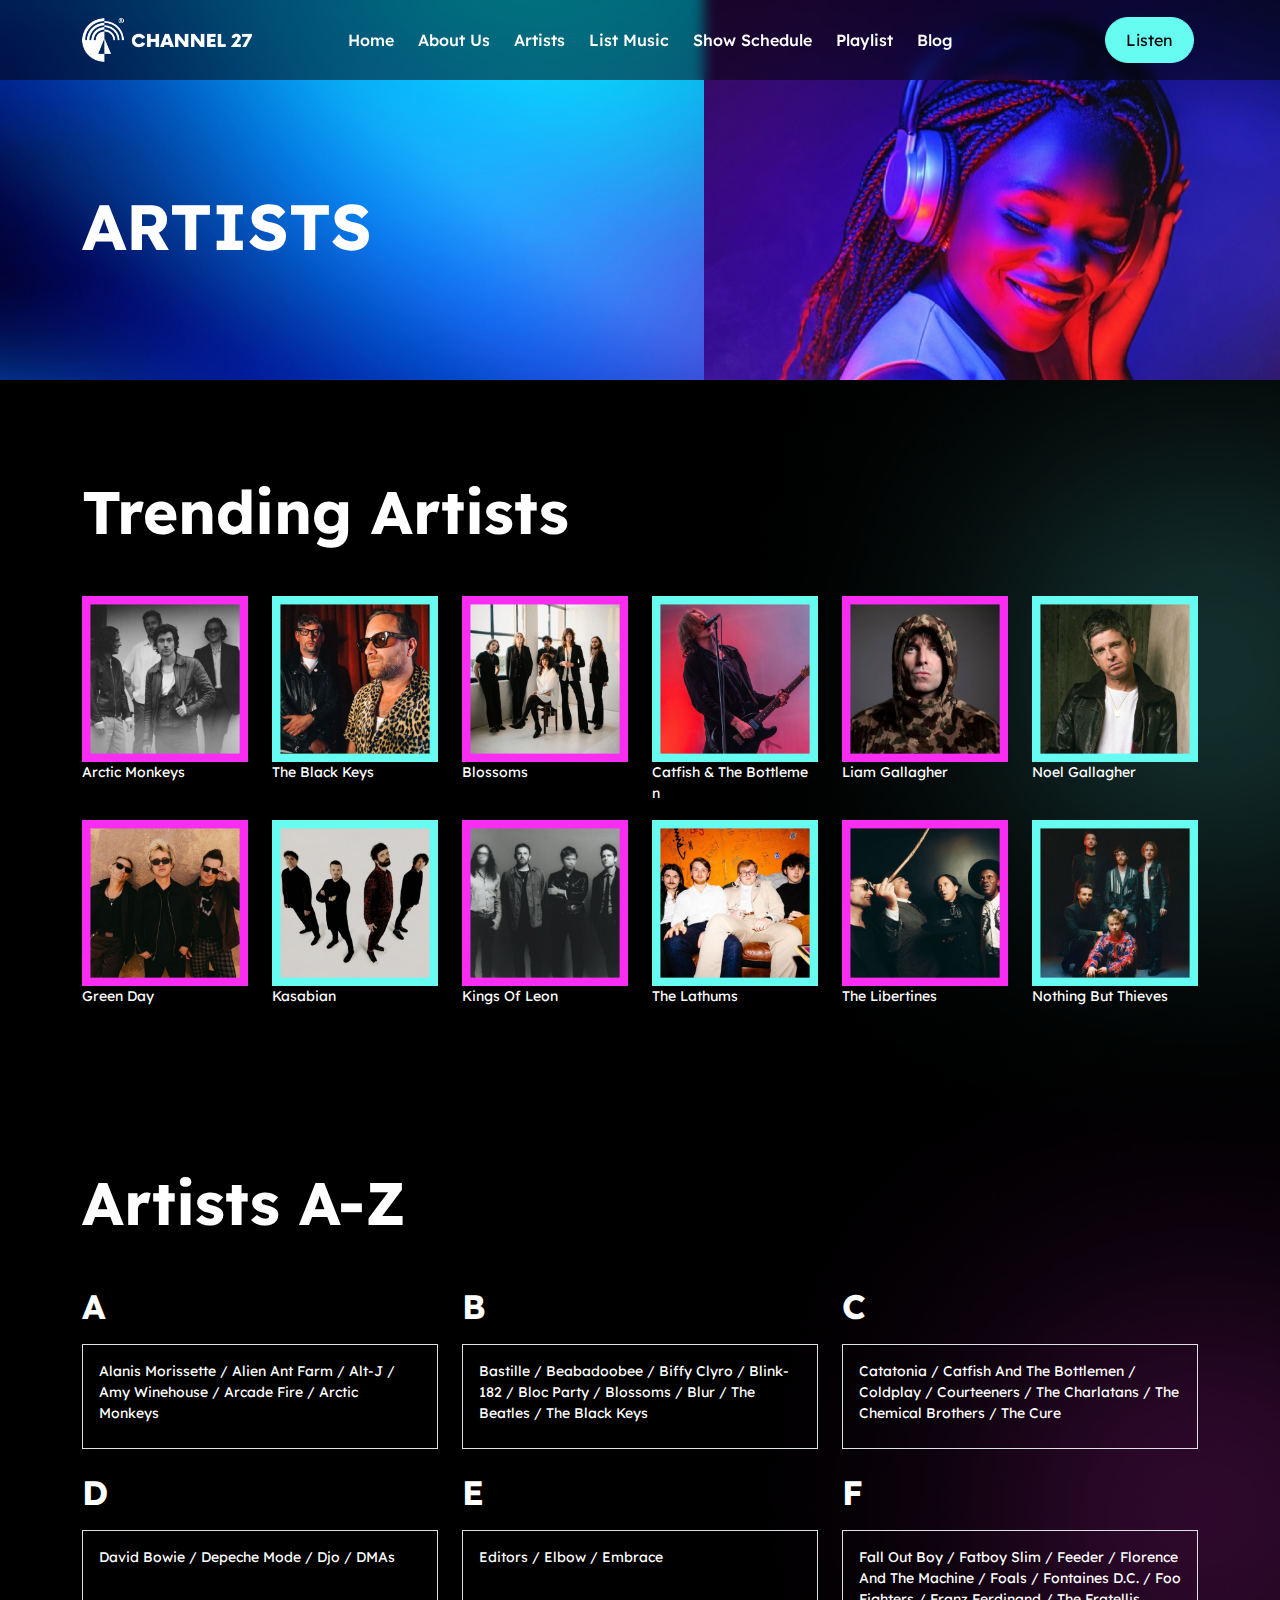
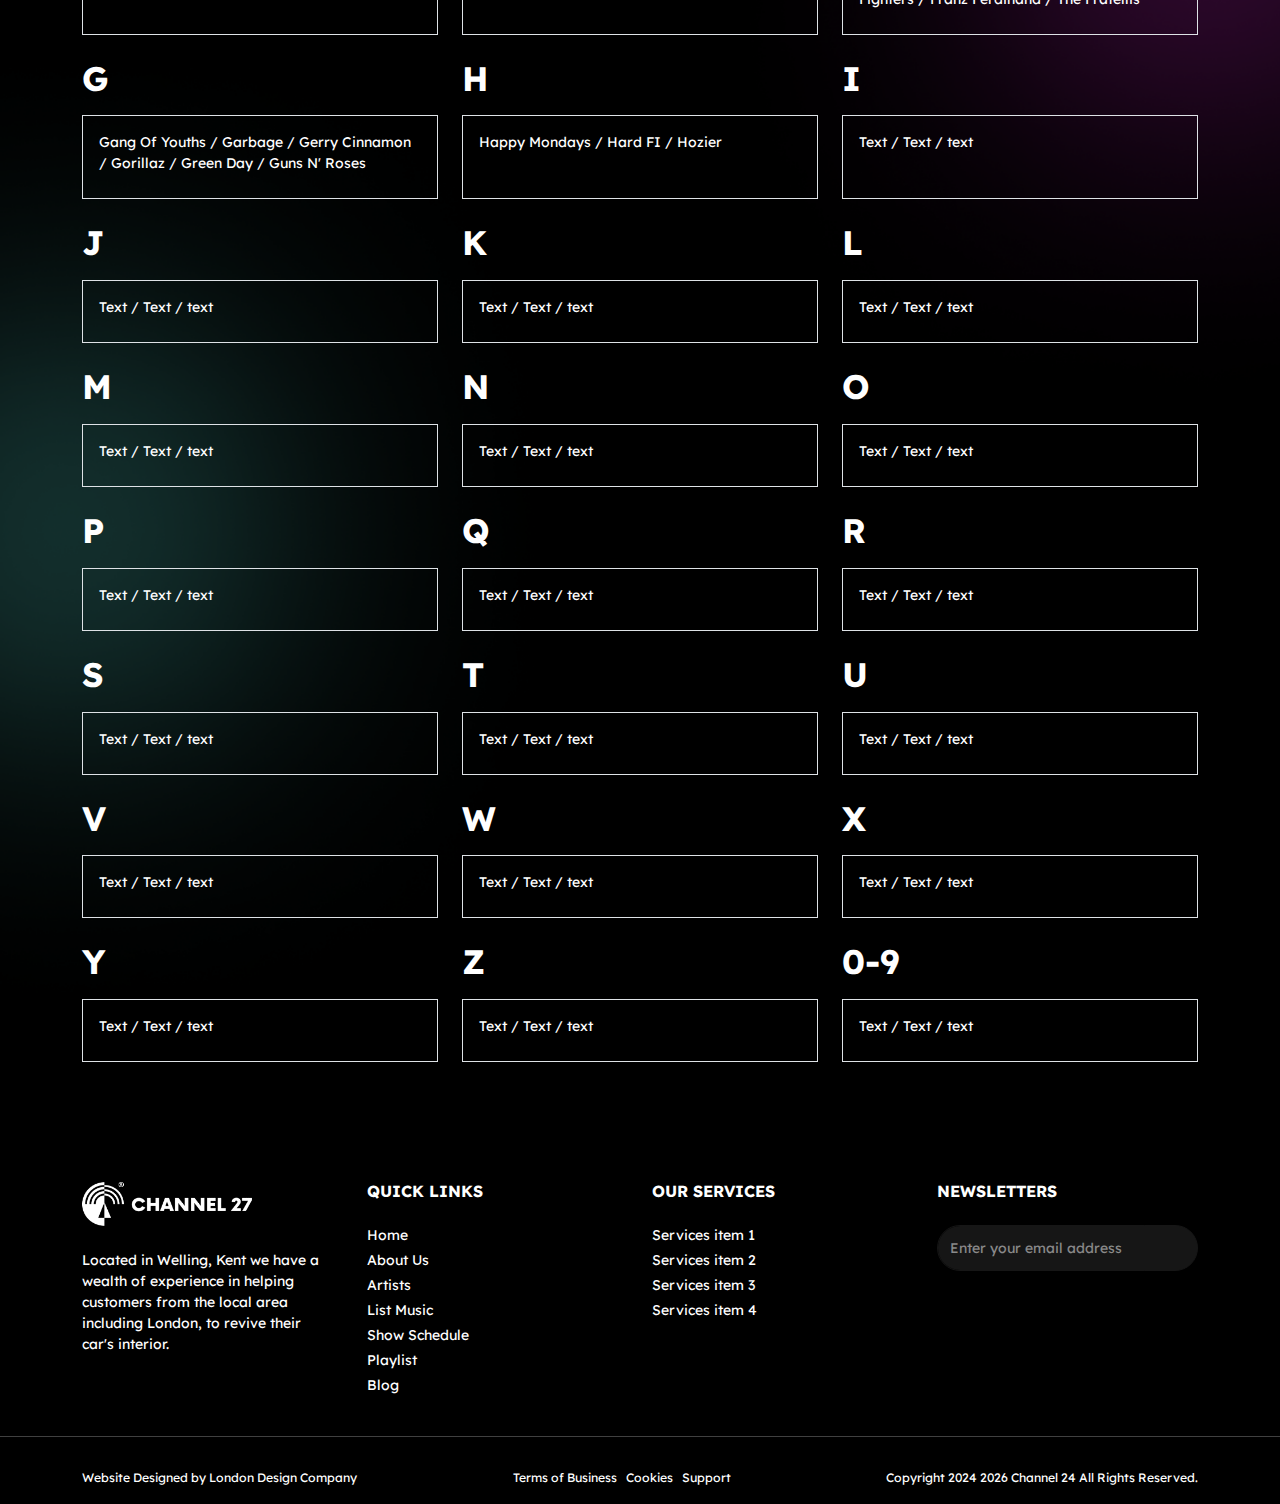
<file: artists.html>
<!DOCTYPE html>
<html>
<head>
	<meta charset="utf-8">
	<meta http-equiv="X-UA-Compatible" content="IE=edge">
	<meta content="telephone=no" name="format-detection">
	<meta name="viewport" content="width=device-width, initial-scale=1, shrink-to-fit=no">
	
	<title>Channel 27 - Global Online Radio - The Best Station in the Universe</title>
	<link rel="shortcut icon" href="upload/favicon.png" type="image/x-icon" />    
	<link rel="apple-touch-icon-precomposed" href="upload/favicon.png">
	<meta name="msapplication-TileImage" ontent="upload/favicon.png">
	<!-- style css -->
	<link rel="stylesheet" href="css/fontawesome6-pro-paid.min.css" />
	<link rel="stylesheet" href="css/bootstrap.min.css" />
	<link rel="stylesheet" type="text/css" href="css/custom-style.css" />
	<!-- script js -->
	<!--[if lt IE 9]>
          <script src="https://oss.maxcdn.com/html5shiv/3.7.3/html5shiv.min.js"></script>
          <script src="https://oss.maxcdn.com/respond/1.4.2/respond.min.js"></script>
    <![endif]-->
</head>

<body class="body">
<!-- section header -->
<header class="header-scroll-drop fixed-top">
	<nav class="navbar bg-dark-drop navbar-expand-lg navbar-dark">
		<div class="container">
			<a class="navbar-brand" href="index.html">
				<img src="upload/channel27-logo.png" class="img-fluid navbar-brand" alt="">
			</a>
			<button class="navbar-toggler collapsed" type="button" data-bs-toggle="collapse" data-bs-target="#navbarMenu"><span aria-hidden="true"></span><span aria-hidden="true"></span><span aria-hidden="true"></span></button>
			<div class="collapse navbar-collapse" id="navbarMenu">
				<ul class="nav navbar-nav mx-auto pb-3 py-lg-1">
					<li class="nav-item">
						<a class="nav-link" href="index.html">Home</a>
					</li>
					<li class="nav-item">
						<a class="nav-link" href="about-us.html">About Us</a>
					</li>
					<li class="nav-item">
						<a class="nav-link" href="artists.html">Artists</a>
					</li>
					<li class="nav-item">
						<a class="nav-link" href="list-music.html">List Music</a>
					</li>
					<li class="nav-item">
						<a class="nav-link" href="schedule-and-catch-up.html">Show Schedule</a>
					</li>
					<li class="nav-item">
						<a class="nav-link" href="playlist.html">Playlist</a>
					</li>
					<li class="nav-item">
						<a class="nav-link" href="blog.html">Blog</a>
					</li>
				</ul>
				<ul class="nav navbar-nav ms-auto pb-3 py-lg-1">
					<li class="nav-item">
						<a class="btn btn-info" data-bs-toggle="modal" href="#listen-popup">Listen</a>
					</li>
				</ul>
			</div>
		</div>
	</nav>
</header>
<div class="bs-content" style="background-image: url('upload/bg-page.png');">
	<!-- sec 1 -->
	<div class="bg-center-url banner-title-top h-sm" style="background-image: url('upload/bg-home-sec1.jpg');">
		<div class="container">
			<div class="row">
				<div class="col-md-6 align-self-center">
					<div class="py-5">
						<h1>ARTISTS</h1>
					</div>
				</div>
				<div class="col-md-6 p-0">
					<div class="ratio ratio-1x1 p-md-img-right h-100">
						<img src="upload/brwq-img-1.jpg" class="img-fluid" alt="brwq">
					</div>
				</div>
			</div>
		</div>
	</div>
	<!-- sec2 -->
	<div class="my-5 py-md-4 py-lg-5">
		<div class="container">
            <h2 class="mb-5">Trending Artists</h2>
            <div class="row">
	            <div class="col-6 col-sm-4 col-md-3 col-xl-2">
	            	<a href="artist-detail.html">
	            		<div><img src="upload/artists-img.jpg" class="img-fluid" alt=""></div>
	            		<p>Arctic Monkeys</p>
	            	</a>
	            </div>
	            <div class="col-6 col-sm-4 col-md-3 col-xl-2">
	            	<a href="artist-detail.html">
	            		<div><img src="upload/artists-img-1.jpg" class="img-fluid" alt=""></div>
	            		<p>The Black Keys</p>
	            	</a>
	            </div>
	            <div class="col-6 col-sm-4 col-md-3 col-xl-2">
	            	<a href="artist-detail.html">
	            		<div><img src="upload/artists-img-2.jpg" class="img-fluid" alt=""></div>
	            		<p>Blossoms</p>
	            	</a>
	            </div>
	            <div class="col-6 col-sm-4 col-md-3 col-xl-2">
	            	<a href="artist-detail.html">
	            		<div><img src="upload/artists-img-3.jpg" class="img-fluid" alt=""></div>
	            		<p>Catfish &amp; The Bottleme
	            	</a>n</p>
	            </div>
	            <div class="col-6 col-sm-4 col-md-3 col-xl-2">
	            	<a href="artist-detail.html">
	            		<div><img src="upload/artists-img-4.jpg" class="img-fluid" alt=""></div>
	            		<p>Liam Gallagher</p>
	            	</a>
	            </div>
	            <div class="col-6 col-sm-4 col-md-3 col-xl-2">
	            	<a href="artist-detail.html">
	            		<div><img src="upload/artists-img-5.jpg" class="img-fluid" alt=""></div>
	            		<p>Noel Gallagher</p>
	            	</a>
	            </div>
	            <div class="col-6 col-sm-4 col-md-3 col-xl-2">
	            	<a href="artist-detail.html">
	            		<div><img src="upload/artists-img-6.jpg" class="img-fluid" alt=""></div>
	            		<p>Green Day</p>
	            	</a>
	            </div>
	            <div class="col-6 col-sm-4 col-md-3 col-xl-2">
	            	<a href="artist-detail.html">
	            		<div><img src="upload/artists-img-7.jpg" class="img-fluid" alt=""></div>
	            		<p>Kasabian</p>
	            	</a>
	            </div>
				<div class="col-6 col-sm-4 col-md-3 col-xl-2">
					<a href="artist-detail.html">
						<div><img src="upload/artists-img-8.jpg" class="img-fluid" alt=""></div>
						<p>Kings Of Leon</p>
					</a>
				</div>
				<div class="col-6 col-sm-4 col-md-3 col-xl-2">
					<a href="artist-detail.html">
						<div><img src="upload/artists-img-9.jpg" class="img-fluid" alt=""></div>
						<p>The Lathums</p>
					</a>
				</div>
				<div class="col-6 col-sm-4 col-md-3 col-xl-2">
					<a href="artist-detail.html">
						<div><img src="upload/artists-img-10.jpg" class="img-fluid" alt=""></div>
						<p>The Libertines</p>
					</a>
				</div>
				<div class="col-6 col-sm-4 col-md-3 col-xl-2">
					<a href="artist-detail.html">
						<div><img src="upload/artists-img-11.jpg" class="img-fluid" alt=""></div>
						<p>Nothing But Thieves</p>
					</a>
				</div>
            </div>
		</div>
	</div>
	<!-- sec2 -->
	<div class="my-5 py-md-4 py-lg-5">
		<div class="container">
			<h2 class="mb-5">Artists A-Z</h2>
			<div class="row g-4">
				<div class="col-6 col-md-4">
					<div class="card h-100 border-0 bg-transparent">
						<div class="card-title">
							<h3>A</h3>
						</div>
						<div class="card-body border pb-1">
							<p class="mb-0">Alanis Morissette / Alien Ant Farm / Alt-J / Amy Winehouse / Arcade Fire / Arctic Monkeys</p>
						</div>
					</div>
				</div>

				<div class="col-6 col-md-4">
					<div class="card h-100 border-0 bg-transparent">
						<div class="card-title">
							<h3>B</h3>
						</div>
						<div class="card-body border pb-1">
							<p class="mb-0">Bastille / Beabadoobee / Biffy Clyro / Blink-182 / Bloc Party / Blossoms / Blur / The Beatles / The Black Keys</p>
						</div>
					</div>
				</div>

				<div class="col-6 col-md-4">
					<div class="card h-100 border-0 bg-transparent">
						<div class="card-title">
							<h3>C</h3>
						</div>
						<div class="card-body border pb-1">
							<p class="mb-0">Catatonia / Catfish And The Bottlemen / Coldplay / Courteeners / The Charlatans / The Chemical Brothers / The Cure</p>
						</div>
					</div>
				</div>

				<div class="col-6 col-md-4">
					<div class="card h-100 border-0 bg-transparent">
						<div class="card-title">
							<h3>D</h3>
						</div>
						<div class="card-body border pb-1">
							<p class="mb-0">David Bowie /  Depeche Mode / Djo / DMAs</p>
						</div>
					</div>
				</div>

				<div class="col-6 col-md-4">
					<div class="card h-100 border-0 bg-transparent">
						<div class="card-title">
							<h3>E</h3>
						</div>
						<div class="card-body border pb-1">
							<p class="mb-0">Editors / Elbow / Embrace</p>
						</div>
					</div>
				</div>

				<div class="col-6 col-md-4">
					<div class="card h-100 border-0 bg-transparent">
						<div class="card-title">
							<h3>F</h3>
						</div>
						<div class="card-body border pb-1">
							<p class="mb-0">Fall Out Boy / Fatboy Slim / Feeder / Florence And The Machine / Foals / Fontaines D.C. / Foo Fighters / Franz Ferdinand /  The Fratellis</p>
						</div>
					</div>
				</div>

				<div class="col-6 col-md-4">
					<div class="card h-100 border-0 bg-transparent">
						<div class="card-title">
							<h3>G</h3>
						</div>
						<div class="card-body border pb-1">
							<p class="mb-0">Gang Of Youths / Garbage / Gerry Cinnamon / Gorillaz / Green Day /  Guns N' Roses</p>
						</div>
					</div>
				</div>

				<div class="col-6 col-md-4">
					<div class="card h-100 border-0 bg-transparent">
						<div class="card-title">
							<h3>H</h3>
						</div>
						<div class="card-body border pb-1">
							<p class="mb-0">Happy Mondays / Hard FI / Hozier</p>
						</div>
					</div>
				</div>

				<div class="col-6 col-md-4">
					<div class="card h-100 border-0 bg-transparent">
						<div class="card-title">
							<h3>I</h3>
						</div>
						<div class="card-body border pb-1">
							<p class="mb-0">Text / Text / text </p>
						</div>
					</div>
				</div>

				<div class="col-6 col-md-4">
					<div class="card h-100 border-0 bg-transparent">
						<div class="card-title">
							<h3>J</h3>
						</div>
						<div class="card-body border pb-1">
							<p class="mb-0">Text / Text / text</p>
						</div>
					</div>
				</div>

				<div class="col-6 col-md-4">
					<div class="card h-100 border-0 bg-transparent">
						<div class="card-title">
							<h3>K</h3>
						</div>
						<div class="card-body border pb-1">
							<p class="mb-0">Text / Text / text</p>
						</div>
					</div>
				</div>

				<div class="col-6 col-md-4">
					<div class="card h-100 border-0 bg-transparent">
						<div class="card-title">
							<h3>L</h3>
						</div>
						<div class="card-body border pb-1">
							<p class="mb-0">Text / Text / text</p>
						</div>
					</div>
				</div>

				<div class="col-6 col-md-4">
					<div class="card h-100 border-0 bg-transparent">
						<div class="card-title">
							<h3>M</h3>
						</div>
						<div class="card-body border pb-1">
							<p class="mb-0">Text / Text / text</p>
						</div>
					</div>
				</div>

				<div class="col-6 col-md-4">
					<div class="card h-100 border-0 bg-transparent">
						<div class="card-title">
							<h3>N</h3>
						</div>
						<div class="card-body border pb-1">
							<p class="mb-0">Text / Text / text</p>
						</div>
					</div>
				</div>

				<div class="col-6 col-md-4">
					<div class="card h-100 border-0 bg-transparent">
						<div class="card-title">
							<h3>O</h3>
						</div>
						<div class="card-body border pb-1">
							<p class="mb-0">Text / Text / text</p>
						</div>
					</div>
				</div>

				<div class="col-6 col-md-4">
					<div class="card h-100 border-0 bg-transparent">
						<div class="card-title">
							<h3>P</h3>
						</div>
						<div class="card-body border pb-1">
							<p class="mb-0">Text / Text / text</p>
						</div>
					</div>
				</div>

				<div class="col-6 col-md-4">
					<div class="card h-100 border-0 bg-transparent">
						<div class="card-title">
							<h3>Q</h3>
						</div>
						<div class="card-body border pb-1">
							<p class="mb-0">Text / Text / text</p>
						</div>
					</div>
				</div>

				<div class="col-6 col-md-4">
					<div class="card h-100 border-0 bg-transparent">
						<div class="card-title">
							<h3>R</h3>
						</div>
						<div class="card-body border pb-1">
							<p class="mb-0">Text / Text / text</p>
						</div>
					</div>
				</div>

				<div class="col-6 col-md-4">
					<div class="card h-100 border-0 bg-transparent">
						<div class="card-title">
							<h3>S</h3>
						</div>
						<div class="card-body border pb-1">
							<p class="mb-0">Text / Text / text</p>
						</div>
					</div>
				</div>

				<div class="col-6 col-md-4">
					<div class="card h-100 border-0 bg-transparent">
						<div class="card-title">
							<h3>T</h3>
						</div>
						<div class="card-body border pb-1">
							<p class="mb-0">Text / Text / text</p>
						</div>
					</div>
				</div>

				<div class="col-6 col-md-4">
					<div class="card h-100 border-0 bg-transparent">
						<div class="card-title">
							<h3>U</h3>
						</div>
						<div class="card-body border pb-1">
							<p class="mb-0">Text / Text / text</p>
						</div>
					</div>
				</div>

				<div class="col-6 col-md-4">
					<div class="card h-100 border-0 bg-transparent">
						<div class="card-title">
							<h3>V</h3>
						</div>
						<div class="card-body border pb-1">
							<p class="mb-0">Text / Text / text</p>
						</div>
					</div>
				</div>

				<div class="col-6 col-md-4">
					<div class="card h-100 border-0 bg-transparent">
						<div class="card-title">
							<h3>W</h3>
						</div>
						<div class="card-body border pb-1">
							<p class="mb-0">Text / Text / text</p>
						</div>
					</div>
				</div>

				<div class="col-6 col-md-4">
					<div class="card h-100 border-0 bg-transparent">
						<div class="card-title">
							<h3>X</h3>
						</div>
						<div class="card-body border pb-1">
							<p class="mb-0">Text / Text / text</p>
						</div>
					</div>
				</div>

				<div class="col-6 col-md-4">
					<div class="card h-100 border-0 bg-transparent">
						<div class="card-title">
							<h3>Y</h3>
						</div>
						<div class="card-body border pb-1">
							<p class="mb-0">Text / Text / text</p>
						</div>
					</div>
				</div>

				<div class="col-6 col-md-4">
					<div class="card h-100 border-0 bg-transparent">
						<div class="card-title">
							<h3>Z</h3>
						</div>
						<div class="card-body border pb-1">
							<p class="mb-0">Text / Text / text</p>
						</div>
					</div>
				</div>

				<div class="col-6 col-md-4">
					<div class="card h-100 border-0 bg-transparent">
						<div class="card-title">
							<h3>0-9</h3>
						</div>
						<div class="card-body border pb-1">
							<p class="mb-0">Text / Text / text</p>
						</div>
					</div>
				</div>
			</div>


		</div>
	</div>
</div>
<!-- section footer -->
<footer class="pt-4">
	<div class="container">
		<div class="row">
			<div class="col-md-3">
				<div class="mb-4"><a href="index.html"><img src="upload/channel27-logo.png" class="img-fluid navbar-brand" alt="channel 27"></a></div>
				<p class="pe-lg-3">Located in Welling, Kent we have a wealth of experience in helping customers from the local area including London, to revive their car's interior. </p>
			</div>
			<div class="col-md-3">
				<h5 class="mb-4 text-uppercase">Quick links</h5>
				<div class="mb-4">
					<p class="mb-1"><a class="nav-link" href="index.html">Home</a></p>
					<p class="mb-1"><a class="nav-link" href="about-us.html">About Us</a></p>
					<p class="mb-1"><a class="nav-link" href="artists.html">Artists</a></p>
					<p class="mb-1"><a class="nav-link" href="list-music.html">List Music</a></p>
					<p class="mb-1"><a class="nav-link" href="schedule-and-catch-up.html">Show Schedule</a></p>
					<p class="mb-1"><a class="nav-link" href="playlist.html">Playlist</a></p>
                    <p class="mb-1"><a class="nav-link" href="blog.html">Blog</a></p>
				</div>
			</div>
			<div class="col-md-3">
				<h5 class="mb-4 text-uppercase">Our Services</h5>
				<div class="mb-4">
					<p class="mb-1"><a class="nav-link" href="#">Services item 1</a></p>
					<p class="mb-1"><a class="nav-link" href="#">Services item 2</a></p>
					<p class="mb-1"><a class="nav-link" href="#">Services item 3</a></p>
					<p class="mb-1"><a class="nav-link" href="#">Services item 4</a></p>
				</div>
			</div>
			<div class="col-md-3">
				<h5 class="mb-4 text-uppercase">NEWSLETTERS</h5>
				<div class="form-group mb-4 text-danger">
					<div class="input-group">
						<input type="text" name="email" class="form-control" placeholder="Enter your email address" value="">
						<button type="submit" class="btn btn-dark"><i class="fas fa-paper-plane text-danger"></i></button>

					</div>
				</div>
				<p>
					<a href="#">
						<span class="fa-stack"><i class="fa fa-circle text-danger fa-stack-2x"></i><i class="fab fa-facebook-f fa-stack-1x"></i></span>
					</a>
					<a href="#">
						<span class="fa-stack"><i class="fa fa-circle text-danger fa-stack-2x"></i><i class="fab fa-instagram fa-stack-1x"></i></span>
					</a>
					<a href="#">
						<span class="fa-stack"><i class="fa fa-circle text-danger fa-stack-2x"></i><i class="fab fa-whatsapp fa-stack-1x"></i></span>
					</a>
					<a href="#">
						<span class="fa-stack"><i class="fa fa-circle text-danger fa-stack-2x"></i><i class="fab fa-envelope fa-stack-1x"></i></span>
					</a>
				</p>
				</div>
			</div>
		</div>
	</div>
	<hr>
	<div class="container text-center clearfix py-3 small">
		<span class="float-md-start">Website Designed by <a href="https://www.londondesigncompany.co.uk/">London Design Company</a></span>
		
		<span class="text-center"><a href="terms-of-business.html">Terms of Business</a> &nbsp; <a href="cookies.html">Cookies</a> &nbsp; <a href="support.html">Support</a></span>

		<span class="float-md-end">Copyright 2024 <script>document.write(new Date().getFullYear())</script> Channel 24 All Rights Reserved.</span>
		
	</div>
</footer>
<script src="js/bootstrap.bundle.min.js"></script>
<script src="js/jquery.min.js"></script>
<script src="js/js-custom.js"></script>
<div class="modal fade" id="listen-popup">
	 <div class="modal-dialog modal-dialog-centered">
	 	<div class="modal-content">
	      	<div class="modal-body">
	      		<div class="ratio ratio-1x1">
	        		<iframe src="https://channel27.torontocast.stream"></iframe>
	        	</div>
	      	</div>
	    </div>
	</div>
</div>
</body>
</html>
</file>
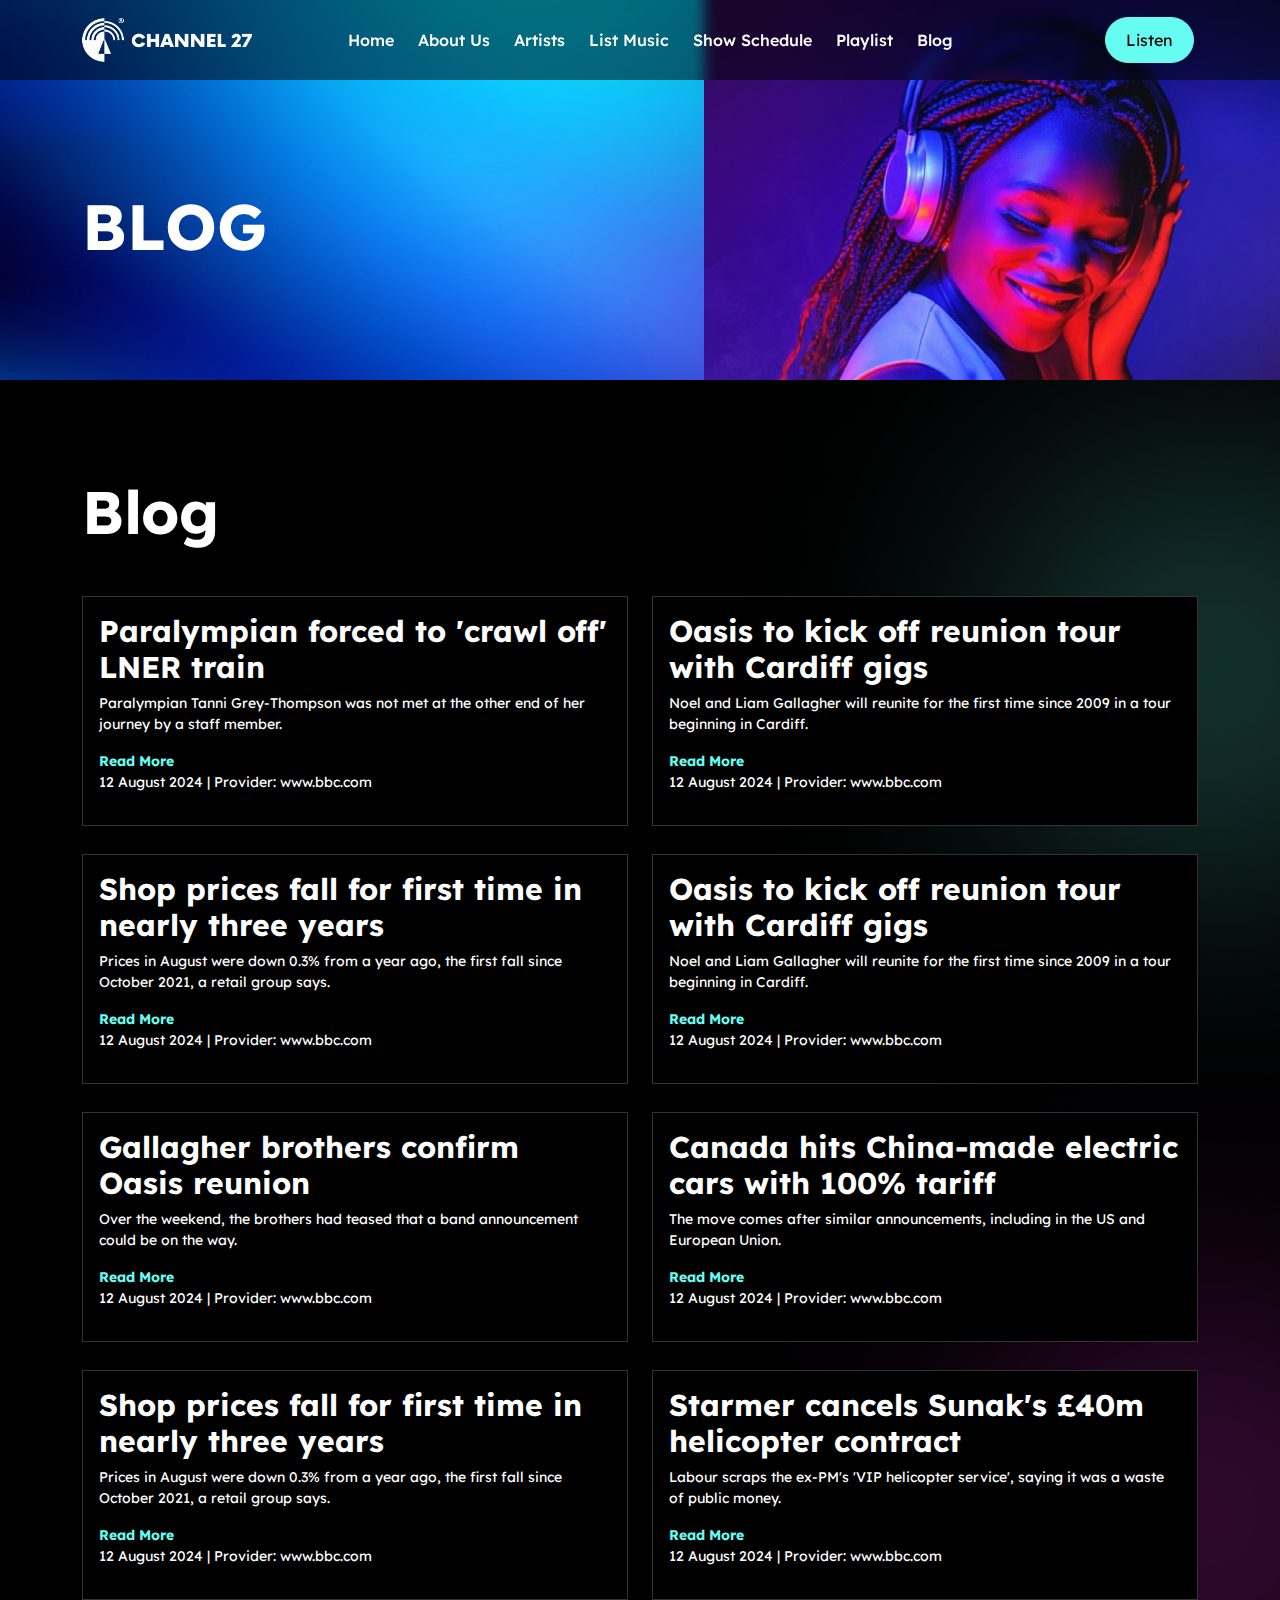
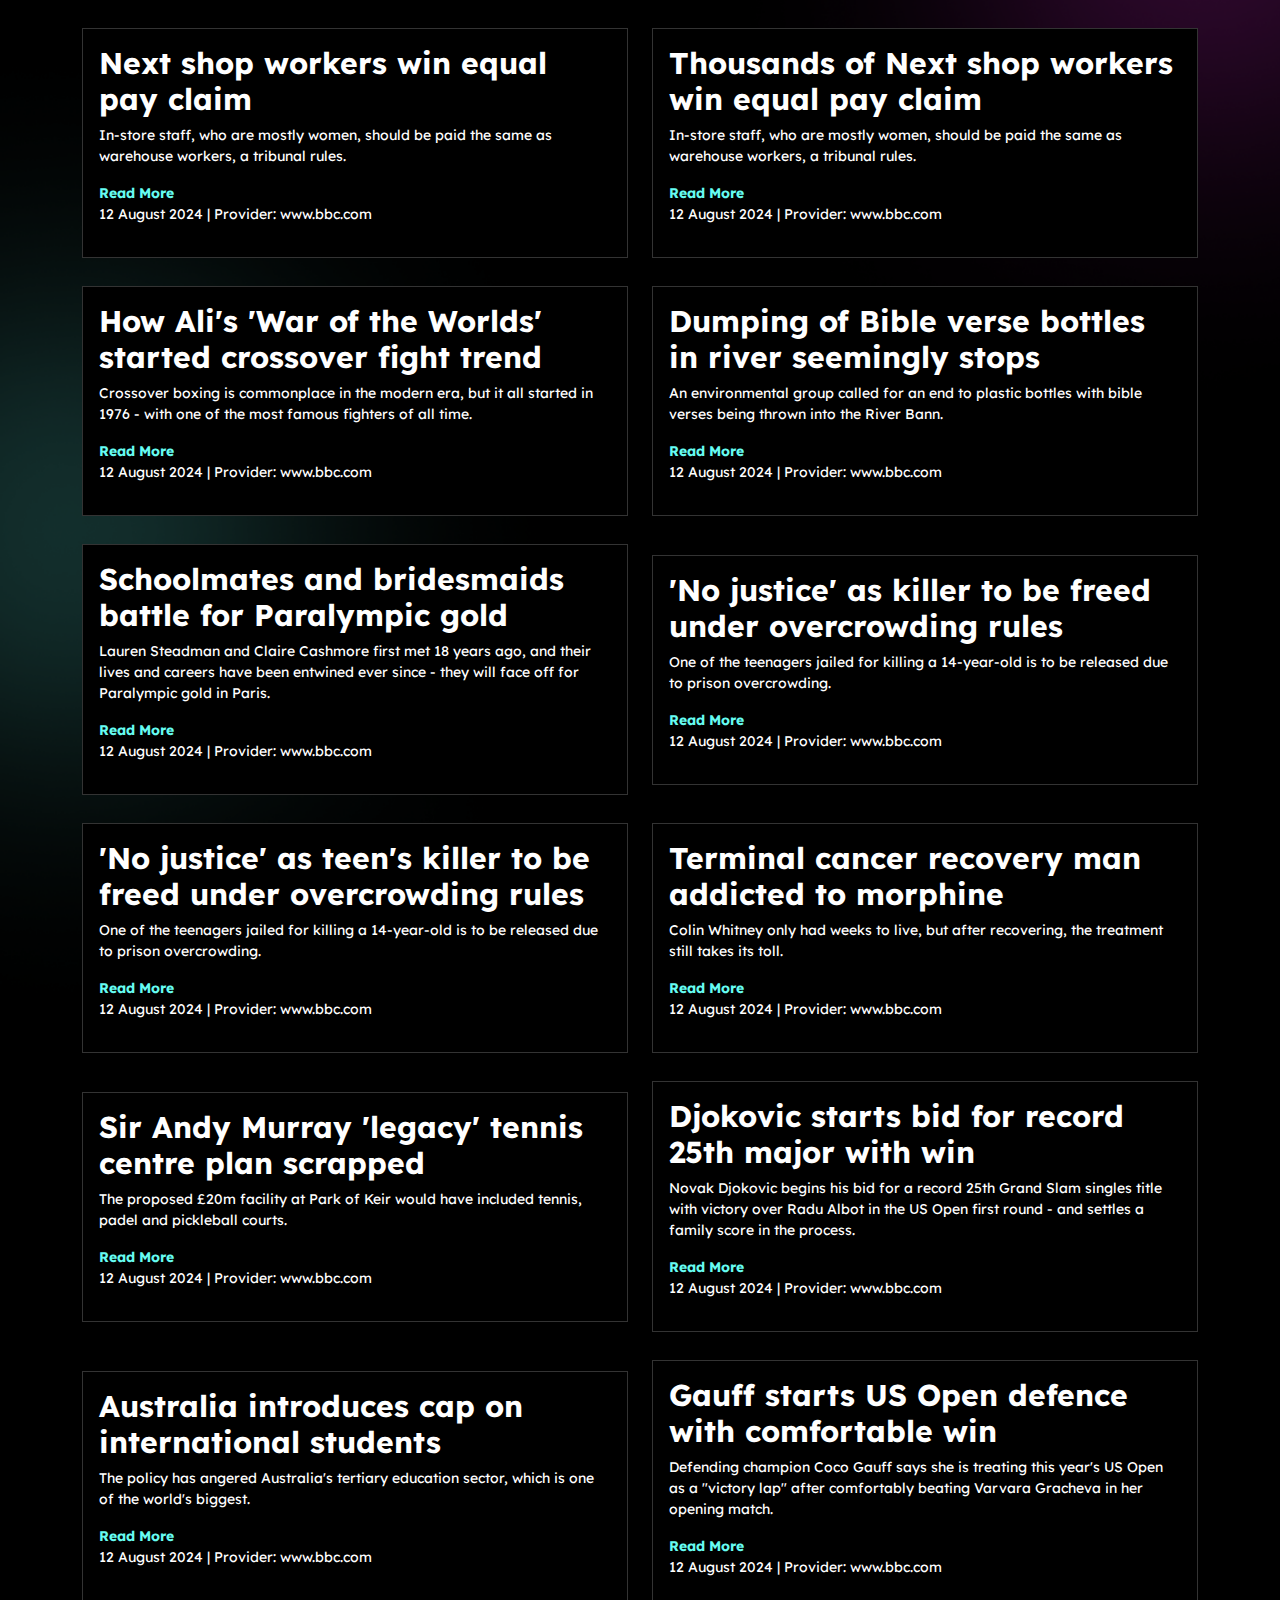
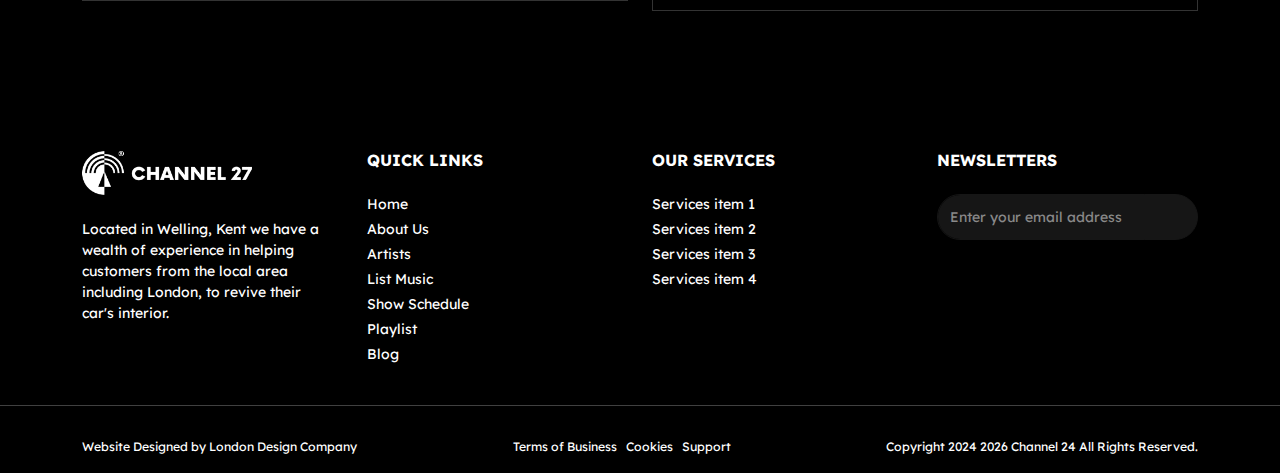
<file: blog.html>
<!DOCTYPE html>
<html>
<head>
	<meta charset="utf-8">
	<meta http-equiv="X-UA-Compatible" content="IE=edge">
	<meta content="telephone=no" name="format-detection">
	<meta name="viewport" content="width=device-width, initial-scale=1, shrink-to-fit=no">
	
	<title>Channel 27 - Global Online Radio - The Best Station in the Universe</title>
	<link rel="shortcut icon" href="upload/favicon.png" type="image/x-icon" />    
	<link rel="apple-touch-icon-precomposed" href="upload/favicon.png">
	<meta name="msapplication-TileImage" ontent="upload/favicon.png">
	<!-- style css -->
	<link rel="stylesheet" href="css/fontawesome6-pro-paid.min.css" />
	<link rel="stylesheet" href="css/bootstrap.min.css" />
	<link rel="stylesheet" type="text/css" href="css/custom-style.css" />
	<!-- script js -->
	<!--[if lt IE 9]>
          <script src="https://oss.maxcdn.com/html5shiv/3.7.3/html5shiv.min.js"></script>
          <script src="https://oss.maxcdn.com/respond/1.4.2/respond.min.js"></script>
    <![endif]-->
</head>

<body class="body">
<!-- section header -->
<header class="header-scroll-drop fixed-top">
	<nav class="navbar bg-dark-drop navbar-expand-lg navbar-dark">
		<div class="container">
			<a class="navbar-brand" href="index.html">
				<img src="upload/channel27-logo.png" class="img-fluid navbar-brand" alt="">
			</a>
			<button class="navbar-toggler collapsed" type="button" data-bs-toggle="collapse" data-bs-target="#navbarMenu"><span aria-hidden="true"></span><span aria-hidden="true"></span><span aria-hidden="true"></span></button>
			<div class="collapse navbar-collapse" id="navbarMenu">
				<ul class="nav navbar-nav mx-auto pb-3 py-lg-1">
					<li class="nav-item">
						<a class="nav-link" href="index.html">Home</a>
					</li>
					<li class="nav-item">
						<a class="nav-link" href="about-us.html">About Us</a>
					</li>
					<li class="nav-item">
						<a class="nav-link" href="artists.html">Artists</a>
					</li>
					<li class="nav-item">
						<a class="nav-link" href="list-music.html">List Music</a>
					</li>
					<li class="nav-item">
						<a class="nav-link" href="schedule-and-catch-up.html">Show Schedule</a>
					</li>
					<li class="nav-item">
						<a class="nav-link" href="playlist.html">Playlist</a>
					</li>
					<li class="nav-item">
						<a class="nav-link" href="blog.html">Blog</a>
					</li>
				</ul>
				<ul class="nav navbar-nav ms-auto pb-3 py-lg-1">
					<li class="nav-item">
						<a class="btn btn-info" data-bs-toggle="modal" href="#listen-popup">Listen</a>
					</li>
				</ul>
			</div>
		</div>
	</nav>
</header>
<div class="bs-content" style="background-image: url('upload/bg-page.png');">
	<!-- sec 1 -->
	<div class="bg-center-url banner-title-top h-sm" style="background-image: url('upload/bg-home-sec1.jpg');">
		<div class="container">
			<div class="row">
				<div class="col-md-6 align-self-center">
					<div class="py-5">
						<h1>BLOG</h1>
					</div>
				</div>
				<div class="col-md-6 p-0">
					<div class="ratio ratio-1x1 p-md-img-right h-100">
						<img src="upload/brwq-img-1.jpg" class="img-fluid" alt="brwq">
					</div>
				</div>
			</div>
		</div>
	</div>
	<!-- sec2 -->
	<div class="my-5 py-md-4 py-lg-5">
		<div class="container">
			<h2 class="mb-5">Blog</h2>
			<div class="row gy-2 align-items-center">
				<div class="col-sm-6">
					<div class="card h-100 bg-black">
						<div class="card-body">
                        	<h4><a href="https://www.bbc.com/news/articles/cq5dqxzggleo" target="_blank">Paralympian forced to 'crawl off' LNER train</a></h4>
                        	<p>Paralympian Tanni Grey-Thompson was not met at the other end of her journey by a staff member.</p>
                        	<a href="https://www.bbc.com/news/articles/cq5dqxzggleo" target="_blank" class="text-info fw-bold mb-0">Read More</a>
                        	<p>12 August 2024 | Provider: www.bbc.com</p>
                     	</div>
					</div>
				</div>
				<div class="col-sm-6">
					<div class="card h-100 bg-black">
						<div class="card-body">
                        	<h4><a href="https://www.bbc.com/news/articles/c87glv3vpg1o" target="_blank">Oasis to kick off reunion tour with Cardiff gigs</a></h4>
                        	<p>Noel and Liam Gallagher will reunite for the first time since 2009 in a tour beginning in Cardiff.</p>
                        	<a href="https://www.bbc.com/news/articles/c87glv3vpg1o" target="_blank" class="text-info fw-bold mb-0">Read More</a>
                        	<p>12 August 2024 | Provider: www.bbc.com</p>
                     	</div>
					</div>
				</div>
				<div class="col-sm-6">
					<div class="card h-100 bg-black">
						<div class="card-body">
                        	<h4><a href="https://www.bbc.com/news/articles/cz07n5v99xmo" target="_blank">Shop prices fall for first time in nearly three years</a></h4>
                        	<p>Prices in August were down 0.3% from a year ago, the first fall since October 2021, a retail group says.</p>
                        	<a href="https://www.bbc.com/news/articles/cz07n5v99xmo" target="_blank" class="text-info fw-bold mb-0">Read More</a>
                        	<p>12 August 2024 | Provider: www.bbc.com</p>
                     	</div>
					</div>
				</div>
				<div class="col-sm-6">
					<div class="card h-100 bg-black">
						<div class="card-body">
                        	<h4><a href="https://www.bbc.com/news/articles/c87glv3vpg1o" target="_blank">Oasis to kick off reunion tour with Cardiff gigs</a></h4>
                        	<p>Noel and Liam Gallagher will reunite for the first time since 2009 in a tour beginning in Cardiff.</p>
                        	<a href="https://www.bbc.com/news/articles/c87glv3vpg1o" target="_blank" class="text-info fw-bold mb-0">Read More</a>
                        	<p>12 August 2024 | Provider: www.bbc.com</p>
                     	</div>
					</div>
				</div>
				<div class="col-sm-6">
					<div class="card h-100 bg-black">
						<div class="card-body">
                        	<h4><a href="https://www.bbc.com/news/articles/cwy5xr8yr8wo" target="_blank">Gallagher brothers confirm Oasis reunion</a></h4>
                        	<p>Over the weekend, the brothers had teased that a band announcement could be on the way.</p>
                        	<a href="https://www.bbc.com/news/articles/cwy5xr8yr8wo" target="_blank" class="text-info fw-bold mb-0">Read More</a>
                        	<p>12 August 2024 | Provider: www.bbc.com</p>
                     	</div>
					</div>
				</div>
				<div class="col-sm-6">
					<div class="card h-100 bg-black">
						<div class="card-body">
                        	<h4><a href="https://www.bbc.com/news/articles/cm2n091v4m5o" target="_blank">Canada hits China-made electric cars with 100% tariff</a></h4>
                        	<p>The move comes after similar announcements, including in the US and European Union.</p>
                        	<a href="https://www.bbc.com/news/articles/cm2n091v4m5o" target="_blank" class="text-info fw-bold mb-0">Read More</a>
                        	<p>12 August 2024 | Provider: www.bbc.com</p>
                     	</div>
					</div>
				</div>
				<div class="col-sm-6">
					<div class="card h-100 bg-black">
						<div class="card-body">
                        	<h4><a href="https://www.bbc.com/news/articles/cz07n5v99xmo" target="_blank">Shop prices fall for first time in nearly three years</a></h4>
                        	<p>Prices in August were down 0.3% from a year ago, the first fall since October 2021, a retail group says.</p>
                        	<a href="https://www.bbc.com/news/articles/cz07n5v99xmo" target="_blank" class="text-info fw-bold mb-0">Read More</a>
                        	<p>12 August 2024 | Provider: www.bbc.com</p>
                     	</div>
					</div>
				</div>
				<div class="col-sm-6">
					<div class="card h-100 bg-black">
						<div class="card-body">
                        	<h4><a href="https://www.bbc.com/news/articles/c7853gq38p1o" target="_blank">Starmer cancels Sunak's £40m helicopter contract</a></h4>
                        	<p>Labour scraps the ex-PM's 'VIP helicopter service', saying it was a waste of public money.</p>
                        	<a href="https://www.bbc.com/news/articles/c7853gq38p1o" target="_blank" class="text-info fw-bold mb-0">Read More</a>
                        	<p>12 August 2024 | Provider: www.bbc.com</p>
                     	</div>
					</div>
				</div>
				<div class="col-sm-6">
					<div class="card h-100 bg-black">
						<div class="card-body">
                        	<h4><a href="https://www.bbc.com/news/articles/cj0817jd9dqo" target="_blank">Next shop workers win equal pay claim</a></h4>
                        	<p>In-store staff, who are mostly women, should be paid the same as warehouse workers, a tribunal rules.</p>
                        	<a href="https://www.bbc.com/news/articles/cj0817jd9dqo" target="_blank" class="text-info fw-bold mb-0">Read More</a>
                        	<p>12 August 2024 | Provider: www.bbc.com</p>
                     	</div>
					</div>
				</div>
				<div class="col-sm-6">
					<div class="card h-100 bg-black">
						<div class="card-body">
                        	<h4><a href="https://www.bbc.com/news/articles/cj0817jd9dqo" target="_blank">Thousands of Next shop workers win equal pay claim</a></h4>
                        	<p>In-store staff, who are mostly women, should be paid the same as warehouse workers, a tribunal rules.</p>
                        	<a href="https://www.bbc.com/news/articles/cj0817jd9dqo" target="_blank" class="text-info fw-bold mb-0">Read More</a>
                        	<p>12 August 2024 | Provider: www.bbc.com</p>
                     	</div>
					</div>
				</div>
				<div class="col-sm-6">
					<div class="card h-100 bg-black">
						<div class="card-body">
                        	<h4><a href="https://www.bbc.com/sport/articles/cxeejl5ll0go" target="_blank">How Ali's 'War of the Worlds' started crossover fight trend</a></h4>
                        	<p>Crossover boxing is commonplace in the modern era, but it all started in 1976 - with one of the most famous fighters of all time.</p>
                        	<a href="https://www.bbc.com/sport/articles/cxeejl5ll0go" target="_blank" class="text-info fw-bold mb-0">Read More</a>
                        	<p>12 August 2024 | Provider: www.bbc.com</p>
                     	</div>
					</div>
				</div>
				<div class="col-sm-6">
					<div class="card h-100 bg-black">
						<div class="card-body">
                        	<h4><a href="https://www.bbc.com/news/articles/clynd8jmj0vo" target="_blank">Dumping of Bible verse bottles in river seemingly stops</a></h4>
                        	<p>An environmental group called for an end to plastic bottles with bible verses being thrown into the River Bann.</p>
                        	<a href="https://www.bbc.com/news/articles/clynd8jmj0vo" target="_blank" class="text-info fw-bold mb-0">Read More</a>
                        	<p>12 August 2024 | Provider: www.bbc.com</p>
                     	</div>
					</div>
				</div>
				<div class="col-sm-6">
					<div class="card h-100 bg-black">
						<div class="card-body">
                        	<h4><a href="https://www.bbc.com/sport/triathlon/articles/cxw24v123gpo" target="_blank">Schoolmates and bridesmaids battle for Paralympic gold</a></h4>
            				<p>Lauren Steadman and Claire Cashmore first met 18 years ago, and their lives and careers have been entwined ever since - they will face off for Paralympic gold in Paris.</p>
                        	<a href="https://www.bbc.com/sport/triathlon/articles/cxw24v123gpo" target="_blank" class="text-info fw-bold mb-0">Read More</a>
                        	<p>12 August 2024 | Provider: www.bbc.com</p>
                     </div>
					</div>
				</div>
				<div class="col-sm-6">
					<div class="card h-100 bg-black">
						<div class="card-body">
                        	<h4><a href="https://www.bbc.com/news/articles/cq82d7en0yxo" target="_blank">'No justice' as killer to be freed under overcrowding rules</a></h4>
                        	<p>One of the teenagers jailed for killing a 14-year-old is to be released due to prison overcrowding.</p>
                        	<a href="https://www.bbc.com/news/articles/cq82d7en0yxo" target="_blank" class="text-info fw-bold mb-0">Read More</a>
                        	<p>12 August 2024 | Provider: www.bbc.com</p>
                     	</div>
					</div>
				</div>
				<div class="col-sm-6">
					<div class="card h-100 bg-black">
						<div class="card-body">
                        	<h4><a href="https://www.bbc.com/news/articles/cq82d7en0yxo" target="_blank">'No justice' as teen's killer to be freed under overcrowding rules</a></h4>
                        	<p>One of the teenagers jailed for killing a 14-year-old is to be released due to prison overcrowding.</p>
                        	<a href="https://www.bbc.com/news/articles/cq82d7en0yxo" target="_blank" class="text-info fw-bold mb-0">Read More</a>
                        	<p>12 August 2024 | Provider: www.bbc.com</p>
                     	</div>
					</div>
				</div>
				<div class="col-sm-6">
					<div class="card h-100 bg-black">
						<div class="card-body">
                        	<h4><a href="https://www.bbc.com/news/articles/c87gy2xqrjpo" target="_blank">Terminal cancer recovery man addicted to morphine</a></h4>
                        	<p>Colin Whitney only had weeks to live, but after recovering, the treatment still takes its toll.</p>
                        	<a href="https://www.bbc.com/news/articles/c87gy2xqrjpo" target="_blank" class="text-info fw-bold mb-0">Read More</a>
                        	<p>12 August 2024 | Provider: www.bbc.com</p>
                     	</div>
					</div>
				</div>
				<div class="col-sm-6">
					<div class="card h-100 bg-black">
						<div class="card-body">
                        	<h4><a href="https://www.bbc.com/news/articles/ce9z1rmym0zo" target="_blank">Sir Andy Murray 'legacy' tennis centre plan scrapped</a></h4>
                        	<p>The proposed £20m facility at Park of Keir would have included tennis, padel and pickleball courts.</p>
                        	<a href="https://www.bbc.com/news/articles/ce9z1rmym0zo" target="_blank" class="text-info fw-bold mb-0">Read More</a>
                        	<p>12 August 2024 | Provider: www.bbc.com</p>
                     	</div>
					</div>
				</div>
				<div class="col-sm-6">
					<div class="card h-100 bg-black">
						<div class="card-body">
                        	<h4><a href="https://www.bbc.com/sport/tennis/articles/clyw3p72k32o" target="_blank">Djokovic starts bid for record 25th major with win</a></h4>
                        	<p>Novak Djokovic begins his bid for a record 25th Grand Slam singles title with victory over Radu Albot in the US Open first round - and settles a family score in the process.</p>
                        	<a href="https://www.bbc.com/sport/tennis/articles/clyw3p72k32o" target="_blank" class="text-info fw-bold mb-0">Read More</a>
                        	<p>12 August 2024 | Provider: www.bbc.com</p>
                     	</div>
					</div>
				</div>
				<div class="col-sm-6">
					<div class="card h-100 bg-black">
						<div class="card-body">
                        	<h4><a href="https://www.bbc.com/news/articles/cd734wed3y9o" target="_blank">Australia introduces cap on international students</a></h4>
                        	<p>The policy has angered Australia's tertiary education sector, which is one of the world's biggest.</p>
                        	<a href="https://www.bbc.com/news/articles/cd734wed3y9o" target="_blank" class="text-info fw-bold mb-0">Read More</a>
                        	<p>12 August 2024 | Provider: www.bbc.com</p>
                     	</div>
					</div>
				</div>
				<div class="col-sm-6">
					<div class="card h-100 bg-black">
						<div class="card-body">
                        	<h4><a href="https://www.bbc.com/sport/tennis/articles/c3ej0zg9gxno" target="_blank">Gauff starts US Open defence with comfortable win</a></h4>
                        	<p>Defending champion Coco Gauff says she is treating this year's US Open as a "victory lap" after comfortably beating Varvara Gracheva in her opening match.</p>
                        	<a href="https://www.bbc.com/sport/tennis/articles/c3ej0zg9gxno" target="_blank" class="text-info fw-bold mb-0">Read More</a>
                        	<p>12 August 2024 | Provider: www.bbc.com</p>
                     	</div>
					</div>
				</div>
			</div>
		</div>
	</div>
</div>
<!-- section footer -->
<footer class="pt-4">
	<div class="container">
		<div class="row">
			<div class="col-md-3">
				<div class="mb-4"><a href="index.html"><img src="upload/channel27-logo.png" class="img-fluid navbar-brand" alt="channel 27"></a></div>
				<p class="pe-lg-3">Located in Welling, Kent we have a wealth of experience in helping customers from the local area including London, to revive their car's interior. </p>
			</div>
			<div class="col-md-3">
				<h5 class="mb-4 text-uppercase">Quick links</h5>
				<div class="mb-4">
					<p class="mb-1"><a class="nav-link" href="index.html">Home</a></p>
					<p class="mb-1"><a class="nav-link" href="about-us.html">About Us</a></p>
					<p class="mb-1"><a class="nav-link" href="artists.html">Artists</a></p>
					<p class="mb-1"><a class="nav-link" href="list-music.html">List Music</a></p>
					<p class="mb-1"><a class="nav-link" href="schedule-and-catch-up.html">Show Schedule</a></p>
					<p class="mb-1"><a class="nav-link" href="playlist.html">Playlist</a></p>
                    <p class="mb-1"><a class="nav-link" href="blog.html">Blog</a></p>
				</div>
			</div>
			<div class="col-md-3">
				<h5 class="mb-4 text-uppercase">Our Services</h5>
				<div class="mb-4">
					<p class="mb-1"><a class="nav-link" href="#">Services item 1</a></p>
					<p class="mb-1"><a class="nav-link" href="#">Services item 2</a></p>
					<p class="mb-1"><a class="nav-link" href="#">Services item 3</a></p>
					<p class="mb-1"><a class="nav-link" href="#">Services item 4</a></p>
				</div>
			</div>
			<div class="col-md-3">
				<h5 class="mb-4 text-uppercase">NEWSLETTERS</h5>
				<div class="form-group mb-4 text-danger">
					<div class="input-group">
						<input type="text" name="email" class="form-control" placeholder="Enter your email address" value="">
						<button type="submit" class="btn btn-dark"><i class="fas fa-paper-plane text-danger"></i></button>

					</div>
				</div>
				<p>
					<a href="#">
						<span class="fa-stack"><i class="fa fa-circle text-danger fa-stack-2x"></i><i class="fab fa-facebook-f fa-stack-1x"></i></span>
					</a>
					<a href="#">
						<span class="fa-stack"><i class="fa fa-circle text-danger fa-stack-2x"></i><i class="fab fa-instagram fa-stack-1x"></i></span>
					</a>
					<a href="#">
						<span class="fa-stack"><i class="fa fa-circle text-danger fa-stack-2x"></i><i class="fab fa-whatsapp fa-stack-1x"></i></span>
					</a>
					<a href="#">
						<span class="fa-stack"><i class="fa fa-circle text-danger fa-stack-2x"></i><i class="fab fa-envelope fa-stack-1x"></i></span>
					</a>
				</p>
				</div>
			</div>
		</div>
	</div>
	<hr>
	<div class="container text-center clearfix py-3 small">
		<span class="float-md-start">Website Designed by <a href="https://www.londondesigncompany.co.uk/">London Design Company</a></span>
		
		<span class="text-center"><a href="terms-of-business.html">Terms of Business</a> &nbsp; <a href="cookies.html">Cookies</a> &nbsp; <a href="support.html">Support</a></span>

		<span class="float-md-end">Copyright 2024 <script>document.write(new Date().getFullYear())</script> Channel 24 All Rights Reserved.</span>
		
	</div>
</footer>
<script src="js/bootstrap.bundle.min.js"></script>
<script src="js/jquery.min.js"></script>
<script src="js/js-custom.js"></script>
<div class="modal fade" id="listen-popup">
	 <div class="modal-dialog modal-dialog-centered">
	 	<div class="modal-content">
	      	<div class="modal-body">
	      		<div class="ratio ratio-1x1">
	        		<iframe src="https://channel27.torontocast.stream"></iframe>
	        	</div>
	      	</div>
	    </div>
	</div>
</div>
</body>
</html>
</file>
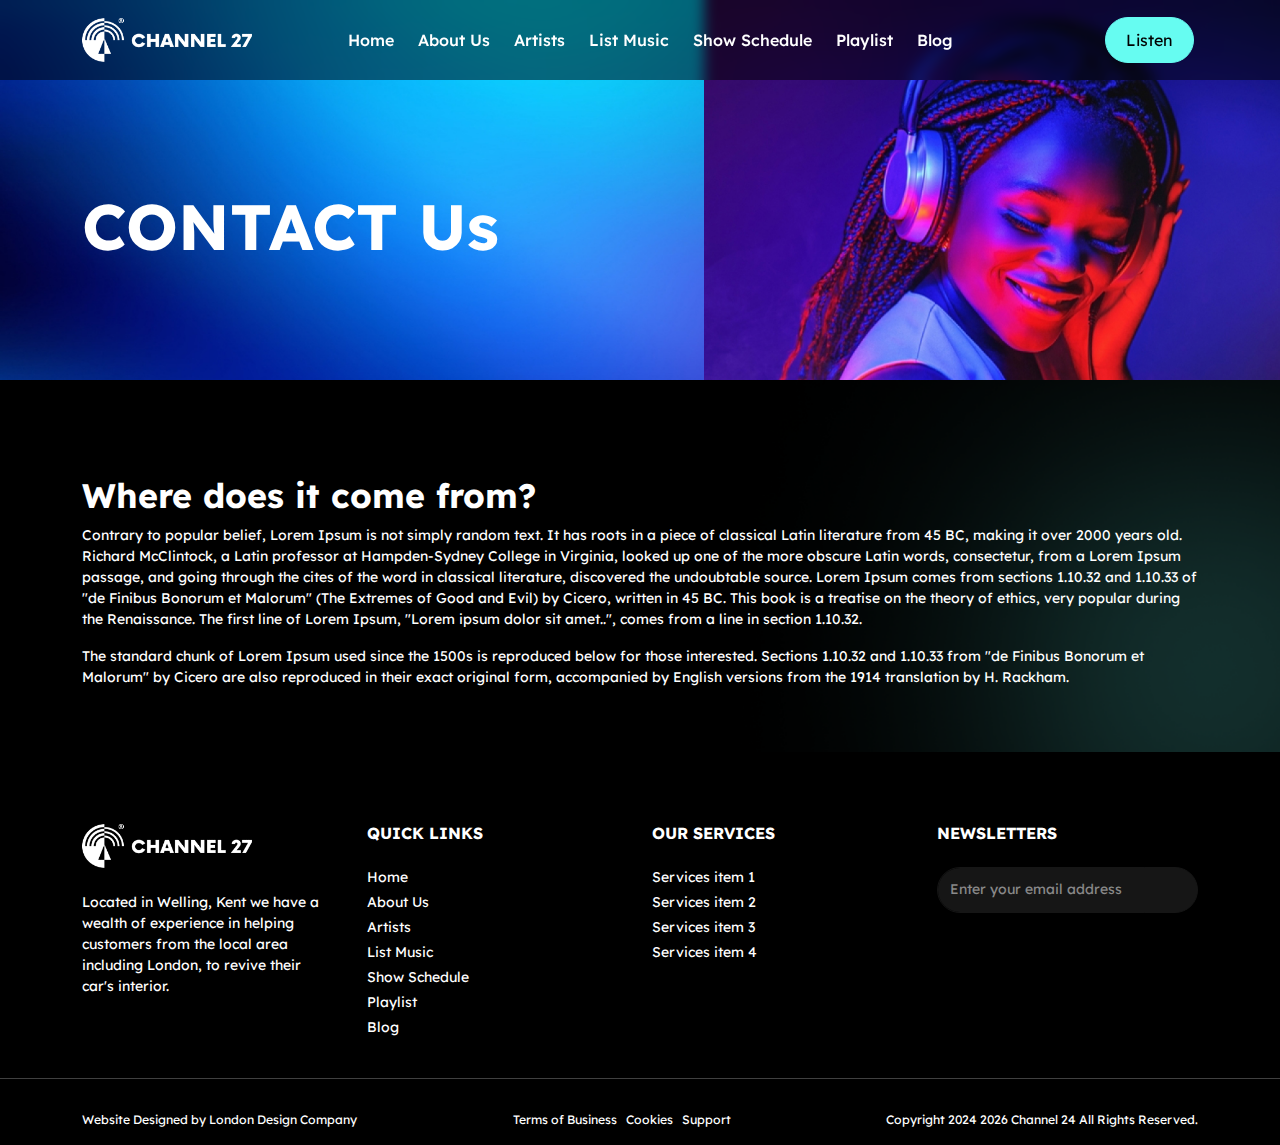
<file: contact-us.html>
<!DOCTYPE html>
<html>
<head>
	<meta charset="utf-8">
	<meta http-equiv="X-UA-Compatible" content="IE=edge">
	<meta content="telephone=no" name="format-detection">
	<meta name="viewport" content="width=device-width, initial-scale=1, shrink-to-fit=no">
	
	<title>Channel 27 - Global Online Radio - The Best Station in the Universe</title>
	<link rel="shortcut icon" href="upload/favicon.png" type="image/x-icon" />    
	<link rel="apple-touch-icon-precomposed" href="upload/favicon.png">
	<meta name="msapplication-TileImage" ontent="upload/favicon.png">
	<!-- style css -->
	<link rel="stylesheet" href="css/fontawesome6-pro-paid.min.css" />
	<link rel="stylesheet" href="css/bootstrap.min.css" />
	<link rel="stylesheet" type="text/css" href="css/custom-style.css" />
	<!-- script js -->
	<!--[if lt IE 9]>
          <script src="https://oss.maxcdn.com/html5shiv/3.7.3/html5shiv.min.js"></script>
          <script src="https://oss.maxcdn.com/respond/1.4.2/respond.min.js"></script>
    <![endif]-->
</head>

<body class="body">
<!-- section header -->
<header class="header-scroll-drop fixed-top">
	<nav class="navbar bg-dark-drop navbar-expand-lg navbar-dark">
		<div class="container">
			<a class="navbar-brand" href="index.html">
				<img src="upload/channel27-logo.png" class="img-fluid navbar-brand" alt="">
			</a>
			<button class="navbar-toggler collapsed" type="button" data-bs-toggle="collapse" data-bs-target="#navbarMenu"><span aria-hidden="true"></span><span aria-hidden="true"></span><span aria-hidden="true"></span></button>
			<div class="collapse navbar-collapse" id="navbarMenu">
				<ul class="nav navbar-nav mx-auto pb-3 py-lg-1">
					<li class="nav-item">
						<a class="nav-link" href="index.html">Home</a>
					</li>
					<li class="nav-item">
						<a class="nav-link" href="about-us.html">About Us</a>
					</li>
					<li class="nav-item">
						<a class="nav-link" href="artists.html">Artists</a>
					</li>
					<li class="nav-item">
						<a class="nav-link" href="list-music.html">List Music</a>
					</li>
					<li class="nav-item">
						<a class="nav-link" href="schedule-and-catch-up.html">Show Schedule</a>
					</li>
					<li class="nav-item">
						<a class="nav-link" href="playlist.html">Playlist</a>
					</li>
					<li class="nav-item">
						<a class="nav-link" href="blog.html">Blog</a>
					</li>
				</ul>
				<ul class="nav navbar-nav ms-auto pb-3 py-lg-1">
					<li class="nav-item">
						<a class="btn btn-info" data-bs-toggle="modal" href="#listen-popup">Listen</a>
					</li>
				</ul>
			</div>
		</div>
	</nav>
</header>
<div class="bs-content" style="background-image: url('upload/bg-page.png');">
	<!-- sec 1 -->
	<div class="bg-center-url banner-title-top h-sm" style="background-image: url('upload/bg-home-sec1.jpg');">
		<div class="container">
			<div class="row">
				<div class="col-md-6 align-self-center">
					<div class="py-5">
						<h1>CONTACT Us</h1>
					</div>
				</div>
				<div class="col-md-6 p-0">
					<div class="ratio ratio-1x1 p-md-img-right h-100">
						<img src="upload/brwq-img-1.jpg" class="img-fluid" alt="brwq">
					</div>
				</div>
			</div>
		</div>
	</div>
	<!-- sec2 -->
	<div class="my-5 py-md-4 py-lg-5">
		<div class="container">
			<h3>Where does it come from?</h3>

            <p>Contrary to popular belief, Lorem Ipsum is not simply random text. It has roots in a piece of classical Latin literature from 45 BC, making it over 2000 years old. Richard McClintock, a Latin professor at Hampden-Sydney College in Virginia, looked up one of the more obscure Latin words, consectetur, from a Lorem Ipsum passage, and going through the cites of the word in classical literature, discovered the undoubtable source. Lorem Ipsum comes from sections 1.10.32 and 1.10.33 of "de Finibus Bonorum et Malorum" (The Extremes of Good and Evil) by Cicero, written in 45 BC. This book is a treatise on the theory of ethics, very popular during the Renaissance. The first line of Lorem Ipsum, "Lorem ipsum dolor sit amet..", comes from a line in section 1.10.32.</p>

            <p>The standard chunk of Lorem Ipsum used since the 1500s is reproduced below for those interested. Sections 1.10.32 and 1.10.33 from "de Finibus Bonorum et Malorum" by Cicero are also reproduced in their exact original form, accompanied by English versions from the 1914 translation by H. Rackham.</p>



		</div>
	</div>
</div>
<!-- section footer -->
<footer class="pt-4">
	<div class="container">
		<div class="row">
			<div class="col-md-3">
				<div class="mb-4"><a href="index.html"><img src="upload/channel27-logo.png" class="img-fluid navbar-brand" alt="channel 27"></a></div>
				<p class="pe-lg-3">Located in Welling, Kent we have a wealth of experience in helping customers from the local area including London, to revive their car's interior. </p>
			</div>
			<div class="col-md-3">
				<h5 class="mb-4 text-uppercase">Quick links</h5>
				<div class="mb-4">
					<p class="mb-1"><a class="nav-link" href="index.html">Home</a></p>
					<p class="mb-1"><a class="nav-link" href="about-us.html">About Us</a></p>
					<p class="mb-1"><a class="nav-link" href="artists.html">Artists</a></p>
					<p class="mb-1"><a class="nav-link" href="list-music.html">List Music</a></p>
					<p class="mb-1"><a class="nav-link" href="schedule-and-catch-up.html">Show Schedule</a></p>
					<p class="mb-1"><a class="nav-link" href="playlist.html">Playlist</a></p>
                    <p class="mb-1"><a class="nav-link" href="blog.html">Blog</a></p>
				</div>
			</div>
			<div class="col-md-3">
				<h5 class="mb-4 text-uppercase">Our Services</h5>
				<div class="mb-4">
					<p class="mb-1"><a class="nav-link" href="#">Services item 1</a></p>
					<p class="mb-1"><a class="nav-link" href="#">Services item 2</a></p>
					<p class="mb-1"><a class="nav-link" href="#">Services item 3</a></p>
					<p class="mb-1"><a class="nav-link" href="#">Services item 4</a></p>
				</div>
			</div>
			<div class="col-md-3">
				<h5 class="mb-4 text-uppercase">NEWSLETTERS</h5>
				<div class="form-group mb-4 text-danger">
					<div class="input-group">
						<input type="text" name="email" class="form-control" placeholder="Enter your email address" value="">
						<button type="submit" class="btn btn-dark"><i class="fas fa-paper-plane text-danger"></i></button>

					</div>
				</div>
				<p>
					<a href="#">
						<span class="fa-stack"><i class="fa fa-circle text-danger fa-stack-2x"></i><i class="fab fa-facebook-f fa-stack-1x"></i></span>
					</a>
					<a href="#">
						<span class="fa-stack"><i class="fa fa-circle text-danger fa-stack-2x"></i><i class="fab fa-instagram fa-stack-1x"></i></span>
					</a>
					<a href="#">
						<span class="fa-stack"><i class="fa fa-circle text-danger fa-stack-2x"></i><i class="fab fa-whatsapp fa-stack-1x"></i></span>
					</a>
					<a href="#">
						<span class="fa-stack"><i class="fa fa-circle text-danger fa-stack-2x"></i><i class="fab fa-envelope fa-stack-1x"></i></span>
					</a>
				</p>
				</div>
			</div>
		</div>
	</div>
	<hr>
	<div class="container text-center clearfix py-3 small">
		<span class="float-md-start">Website Designed by <a href="https://www.londondesigncompany.co.uk/">London Design Company</a></span>
		
		<span class="text-center"><a href="terms-of-business.html">Terms of Business</a> &nbsp; <a href="cookies.html">Cookies</a> &nbsp; <a href="support.html">Support</a></span>

		<span class="float-md-end">Copyright 2024 <script>document.write(new Date().getFullYear())</script> Channel 24 All Rights Reserved.</span>
		
	</div>
</footer>
<script src="js/bootstrap.bundle.min.js"></script>
<script src="js/jquery.min.js"></script>
<script src="js/js-custom.js"></script>
<div class="modal fade" id="listen-popup">
	 <div class="modal-dialog modal-dialog-centered">
	 	<div class="modal-content">
	      	<div class="modal-body">
	      		<div class="ratio ratio-1x1">
	        		<iframe src="https://channel27.torontocast.stream"></iframe>
	        	</div>
	      	</div>
	    </div>
	</div>
</div>
</body>
</html>
</file>
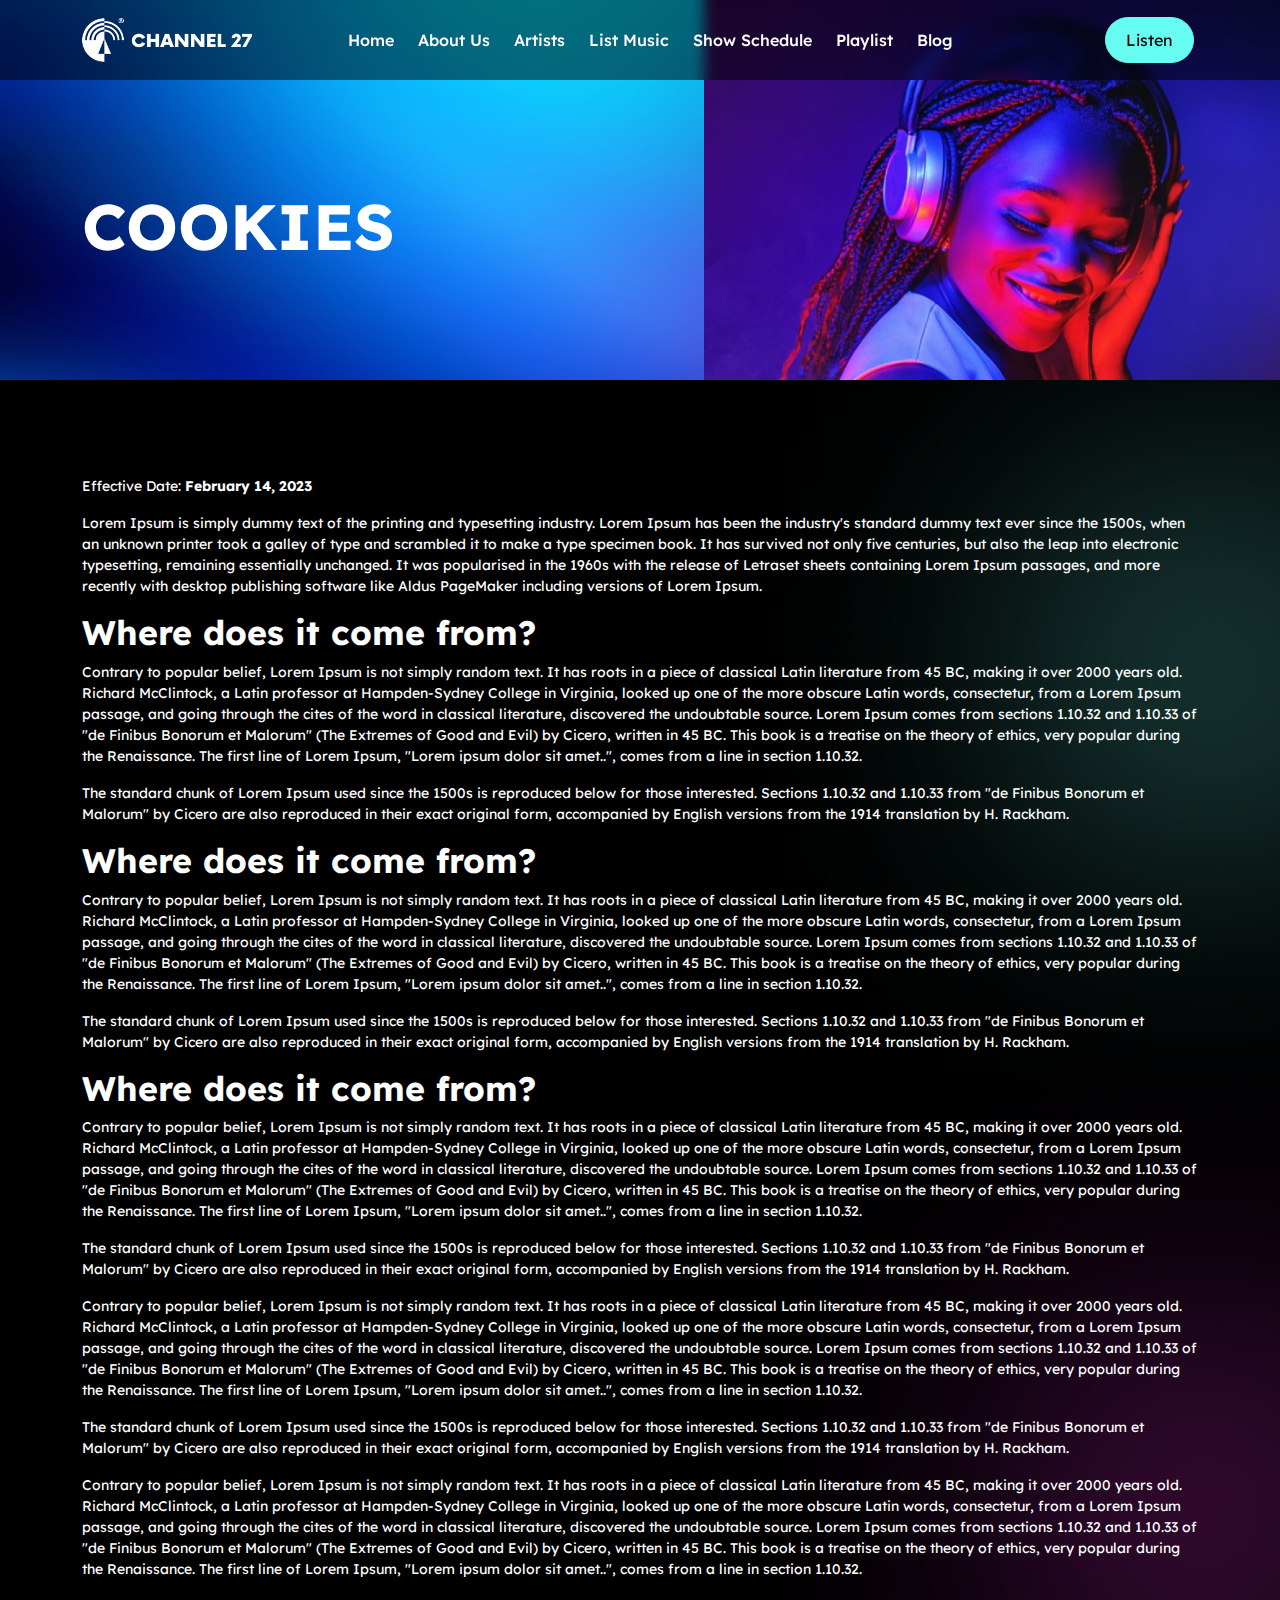
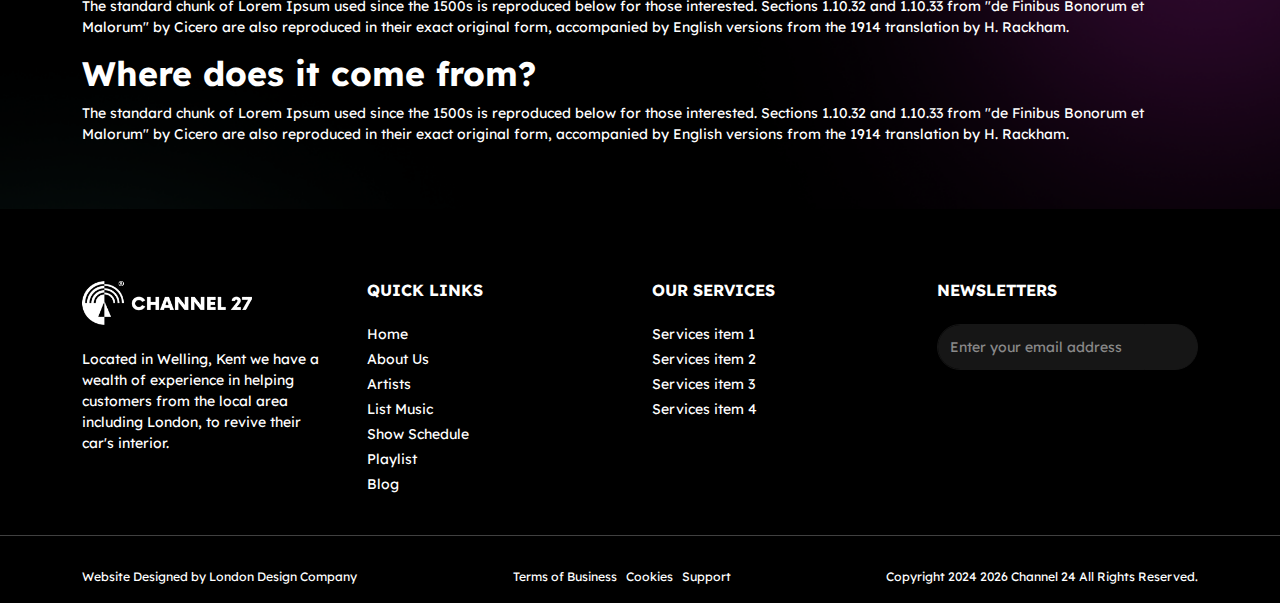
<file: cookies.html>
<!DOCTYPE html>
<html>
<head>
	<meta charset="utf-8">
	<meta http-equiv="X-UA-Compatible" content="IE=edge">
	<meta content="telephone=no" name="format-detection">
	<meta name="viewport" content="width=device-width, initial-scale=1, shrink-to-fit=no">
	
	<title>Channel 27 - Global Online Radio - The Best Station in the Universe</title>
	<link rel="shortcut icon" href="upload/favicon.png" type="image/x-icon" />    
	<link rel="apple-touch-icon-precomposed" href="upload/favicon.png">
	<meta name="msapplication-TileImage" ontent="upload/favicon.png">
	<!-- style css -->
	<link rel="stylesheet" href="css/fontawesome6-pro-paid.min.css" />
	<link rel="stylesheet" href="css/bootstrap.min.css" />
	<link rel="stylesheet" type="text/css" href="css/custom-style.css" />
	<!-- script js -->
	<!--[if lt IE 9]>
          <script src="https://oss.maxcdn.com/html5shiv/3.7.3/html5shiv.min.js"></script>
          <script src="https://oss.maxcdn.com/respond/1.4.2/respond.min.js"></script>
    <![endif]-->
</head>

<body class="body">
<!-- section header -->
<header class="header-scroll-drop fixed-top">
	<nav class="navbar bg-dark-drop navbar-expand-lg navbar-dark">
		<div class="container">
			<a class="navbar-brand" href="index.html">
				<img src="upload/channel27-logo.png" class="img-fluid navbar-brand" alt="">
			</a>
			<button class="navbar-toggler collapsed" type="button" data-bs-toggle="collapse" data-bs-target="#navbarMenu"><span aria-hidden="true"></span><span aria-hidden="true"></span><span aria-hidden="true"></span></button>
			<div class="collapse navbar-collapse" id="navbarMenu">
				<ul class="nav navbar-nav mx-auto pb-3 py-lg-1">
					<li class="nav-item">
						<a class="nav-link" href="index.html">Home</a>
					</li>
					<li class="nav-item">
						<a class="nav-link" href="about-us.html">About Us</a>
					</li>
					<li class="nav-item">
						<a class="nav-link" href="artists.html">Artists</a>
					</li>
					<li class="nav-item">
						<a class="nav-link" href="list-music.html">List Music</a>
					</li>
					<li class="nav-item">
						<a class="nav-link" href="schedule-and-catch-up.html">Show Schedule</a>
					</li>
					<li class="nav-item">
						<a class="nav-link" href="playlist.html">Playlist</a>
					</li>
					<li class="nav-item">
						<a class="nav-link" href="blog.html">Blog</a>
					</li>
				</ul>
				<ul class="nav navbar-nav ms-auto pb-3 py-lg-1">
					<li class="nav-item">
						<a class="btn btn-info" data-bs-toggle="modal" href="#listen-popup">Listen</a>
					</li>
				</ul>
			</div>
		</div>
	</nav>
</header>
<div class="bs-content" style="background-image: url('upload/bg-page.png');">
	<!-- sec 1 -->
	<div class="bg-center-url banner-title-top h-sm" style="background-image: url('upload/bg-home-sec1.jpg');">
		<div class="container">
			<div class="row">
				<div class="col-md-6 align-self-center">
					<div class="py-5">
						<h1>COOKIES</h1>
					</div>
				</div>
				<div class="col-md-6 p-0">
					<div class="ratio ratio-1x1 p-md-img-right h-100">
						<img src="upload/brwq-img-1.jpg" class="img-fluid" alt="brwq">
					</div>
				</div>
			</div>
		</div>
	</div>
	<!-- sec2 -->
	<div class="my-5 py-md-4 py-lg-5">
		<div class="container">
			
            <p>Effective Date: <strong>February 14, 2023</strong></p>

            <p>Lorem Ipsum is simply dummy text of the printing and typesetting industry. Lorem Ipsum has been the industry's standard dummy text ever since the 1500s, when an unknown printer took a galley of type and scrambled it to make a type specimen book. It has survived not only five centuries, but also the leap into electronic typesetting, remaining essentially unchanged. It was popularised in the 1960s with the release of Letraset sheets containing Lorem Ipsum passages, and more recently with desktop publishing software like Aldus PageMaker including versions of Lorem Ipsum.</p>

            <h3>Where does it come from?</h3>

            <p>Contrary to popular belief, Lorem Ipsum is not simply random text. It has roots in a piece of classical Latin literature from 45 BC, making it over 2000 years old. Richard McClintock, a Latin professor at Hampden-Sydney College in Virginia, looked up one of the more obscure Latin words, consectetur, from a Lorem Ipsum passage, and going through the cites of the word in classical literature, discovered the undoubtable source. Lorem Ipsum comes from sections 1.10.32 and 1.10.33 of "de Finibus Bonorum et Malorum" (The Extremes of Good and Evil) by Cicero, written in 45 BC. This book is a treatise on the theory of ethics, very popular during the Renaissance. The first line of Lorem Ipsum, "Lorem ipsum dolor sit amet..", comes from a line in section 1.10.32.</p>

            <p>The standard chunk of Lorem Ipsum used since the 1500s is reproduced below for those interested. Sections 1.10.32 and 1.10.33 from "de Finibus Bonorum et Malorum" by Cicero are also reproduced in their exact original form, accompanied by English versions from the 1914 translation by H. Rackham.</p>

            <h3>Where does it come from?</h3>

            <p>Contrary to popular belief, Lorem Ipsum is not simply random text. It has roots in a piece of classical Latin literature from 45 BC, making it over 2000 years old. Richard McClintock, a Latin professor at Hampden-Sydney College in Virginia, looked up one of the more obscure Latin words, consectetur, from a Lorem Ipsum passage, and going through the cites of the word in classical literature, discovered the undoubtable source. Lorem Ipsum comes from sections 1.10.32 and 1.10.33 of "de Finibus Bonorum et Malorum" (The Extremes of Good and Evil) by Cicero, written in 45 BC. This book is a treatise on the theory of ethics, very popular during the Renaissance. The first line of Lorem Ipsum, "Lorem ipsum dolor sit amet..", comes from a line in section 1.10.32.</p>

            <p>The standard chunk of Lorem Ipsum used since the 1500s is reproduced below for those interested. Sections 1.10.32 and 1.10.33 from "de Finibus Bonorum et Malorum" by Cicero are also reproduced in their exact original form, accompanied by English versions from the 1914 translation by H. Rackham.</p>

            <h3>Where does it come from?</h3>

            <p>Contrary to popular belief, Lorem Ipsum is not simply random text. It has roots in a piece of classical Latin literature from 45 BC, making it over 2000 years old. Richard McClintock, a Latin professor at Hampden-Sydney College in Virginia, looked up one of the more obscure Latin words, consectetur, from a Lorem Ipsum passage, and going through the cites of the word in classical literature, discovered the undoubtable source. Lorem Ipsum comes from sections 1.10.32 and 1.10.33 of "de Finibus Bonorum et Malorum" (The Extremes of Good and Evil) by Cicero, written in 45 BC. This book is a treatise on the theory of ethics, very popular during the Renaissance. The first line of Lorem Ipsum, "Lorem ipsum dolor sit amet..", comes from a line in section 1.10.32.</p>

            <p>The standard chunk of Lorem Ipsum used since the 1500s is reproduced below for those interested. Sections 1.10.32 and 1.10.33 from "de Finibus Bonorum et Malorum" by Cicero are also reproduced in their exact original form, accompanied by English versions from the 1914 translation by H. Rackham.</p>

            <p>Contrary to popular belief, Lorem Ipsum is not simply random text. It has roots in a piece of classical Latin literature from 45 BC, making it over 2000 years old. Richard McClintock, a Latin professor at Hampden-Sydney College in Virginia, looked up one of the more obscure Latin words, consectetur, from a Lorem Ipsum passage, and going through the cites of the word in classical literature, discovered the undoubtable source. Lorem Ipsum comes from sections 1.10.32 and 1.10.33 of "de Finibus Bonorum et Malorum" (The Extremes of Good and Evil) by Cicero, written in 45 BC. This book is a treatise on the theory of ethics, very popular during the Renaissance. The first line of Lorem Ipsum, "Lorem ipsum dolor sit amet..", comes from a line in section 1.10.32.</p>

            <p>The standard chunk of Lorem Ipsum used since the 1500s is reproduced below for those interested. Sections 1.10.32 and 1.10.33 from "de Finibus Bonorum et Malorum" by Cicero are also reproduced in their exact original form, accompanied by English versions from the 1914 translation by H. Rackham.</p>

            <p>Contrary to popular belief, Lorem Ipsum is not simply random text. It has roots in a piece of classical Latin literature from 45 BC, making it over 2000 years old. Richard McClintock, a Latin professor at Hampden-Sydney College in Virginia, looked up one of the more obscure Latin words, consectetur, from a Lorem Ipsum passage, and going through the cites of the word in classical literature, discovered the undoubtable source. Lorem Ipsum comes from sections 1.10.32 and 1.10.33 of "de Finibus Bonorum et Malorum" (The Extremes of Good and Evil) by Cicero, written in 45 BC. This book is a treatise on the theory of ethics, very popular during the Renaissance. The first line of Lorem Ipsum, "Lorem ipsum dolor sit amet..", comes from a line in section 1.10.32.</p>

            <p>The standard chunk of Lorem Ipsum used since the 1500s is reproduced below for those interested. Sections 1.10.32 and 1.10.33 from "de Finibus Bonorum et Malorum" by Cicero are also reproduced in their exact original form, accompanied by English versions from the 1914 translation by H. Rackham.</p>

            <h3>Where does it come from?</h3>

            <p>The standard chunk of Lorem Ipsum used since the 1500s is reproduced below for those interested. Sections 1.10.32 and 1.10.33 from "de Finibus Bonorum et Malorum" by Cicero are also reproduced in their exact original form, accompanied by English versions from the 1914 translation by H. Rackham.</p>
                        
			
		</div>
	</div>
</div>
<!-- section footer -->
<footer class="pt-4">
	<div class="container">
		<div class="row">
			<div class="col-md-3">
				<div class="mb-4"><a href="index.html"><img src="upload/channel27-logo.png" class="img-fluid navbar-brand" alt="channel 27"></a></div>
				<p class="pe-lg-3">Located in Welling, Kent we have a wealth of experience in helping customers from the local area including London, to revive their car's interior. </p>
			</div>
			<div class="col-md-3">
				<h5 class="mb-4 text-uppercase">Quick links</h5>
				<div class="mb-4">
					<p class="mb-1"><a class="nav-link" href="index.html">Home</a></p>
					<p class="mb-1"><a class="nav-link" href="about-us.html">About Us</a></p>
					<p class="mb-1"><a class="nav-link" href="artists.html">Artists</a></p>
					<p class="mb-1"><a class="nav-link" href="list-music.html">List Music</a></p>
					<p class="mb-1"><a class="nav-link" href="schedule-and-catch-up.html">Show Schedule</a></p>
					<p class="mb-1"><a class="nav-link" href="playlist.html">Playlist</a></p>
                    <p class="mb-1"><a class="nav-link" href="blog.html">Blog</a></p>
				</div>
			</div>
			<div class="col-md-3">
				<h5 class="mb-4 text-uppercase">Our Services</h5>
				<div class="mb-4">
					<p class="mb-1"><a class="nav-link" href="#">Services item 1</a></p>
					<p class="mb-1"><a class="nav-link" href="#">Services item 2</a></p>
					<p class="mb-1"><a class="nav-link" href="#">Services item 3</a></p>
					<p class="mb-1"><a class="nav-link" href="#">Services item 4</a></p>
				</div>
			</div>
			<div class="col-md-3">
				<h5 class="mb-4 text-uppercase">NEWSLETTERS</h5>
				<div class="form-group mb-4 text-danger">
					<div class="input-group">
						<input type="text" name="email" class="form-control" placeholder="Enter your email address" value="">
						<button type="submit" class="btn btn-dark"><i class="fas fa-paper-plane text-danger"></i></button>

					</div>
				</div>
				<p>
					<a href="#">
						<span class="fa-stack"><i class="fa fa-circle text-danger fa-stack-2x"></i><i class="fab fa-facebook-f fa-stack-1x"></i></span>
					</a>
					<a href="#">
						<span class="fa-stack"><i class="fa fa-circle text-danger fa-stack-2x"></i><i class="fab fa-instagram fa-stack-1x"></i></span>
					</a>
					<a href="#">
						<span class="fa-stack"><i class="fa fa-circle text-danger fa-stack-2x"></i><i class="fab fa-whatsapp fa-stack-1x"></i></span>
					</a>
					<a href="#">
						<span class="fa-stack"><i class="fa fa-circle text-danger fa-stack-2x"></i><i class="fab fa-envelope fa-stack-1x"></i></span>
					</a>
				</p>
				</div>
			</div>
		</div>
	</div>
	<hr>
	<div class="container text-center clearfix py-3 small">
		<span class="float-md-start">Website Designed by <a href="https://www.londondesigncompany.co.uk/">London Design Company</a></span>
		
		<span class="text-center"><a href="terms-of-business.html">Terms of Business</a> &nbsp; <a href="cookies.html">Cookies</a> &nbsp; <a href="support.html">Support</a></span>

		<span class="float-md-end">Copyright 2024 <script>document.write(new Date().getFullYear())</script> Channel 24 All Rights Reserved.</span>
		
	</div>
</footer>
<script src="js/bootstrap.bundle.min.js"></script>
<script src="js/jquery.min.js"></script>
<script src="js/js-custom.js"></script>
<div class="modal fade" id="listen-popup">
	 <div class="modal-dialog modal-dialog-centered">
	 	<div class="modal-content">
	      	<div class="modal-body">
	      		<div class="ratio ratio-1x1">
	        		<iframe src="https://channel27.torontocast.stream"></iframe>
	        	</div>
	      	</div>
	    </div>
	</div>
</div>
</body>
</html>
</file>
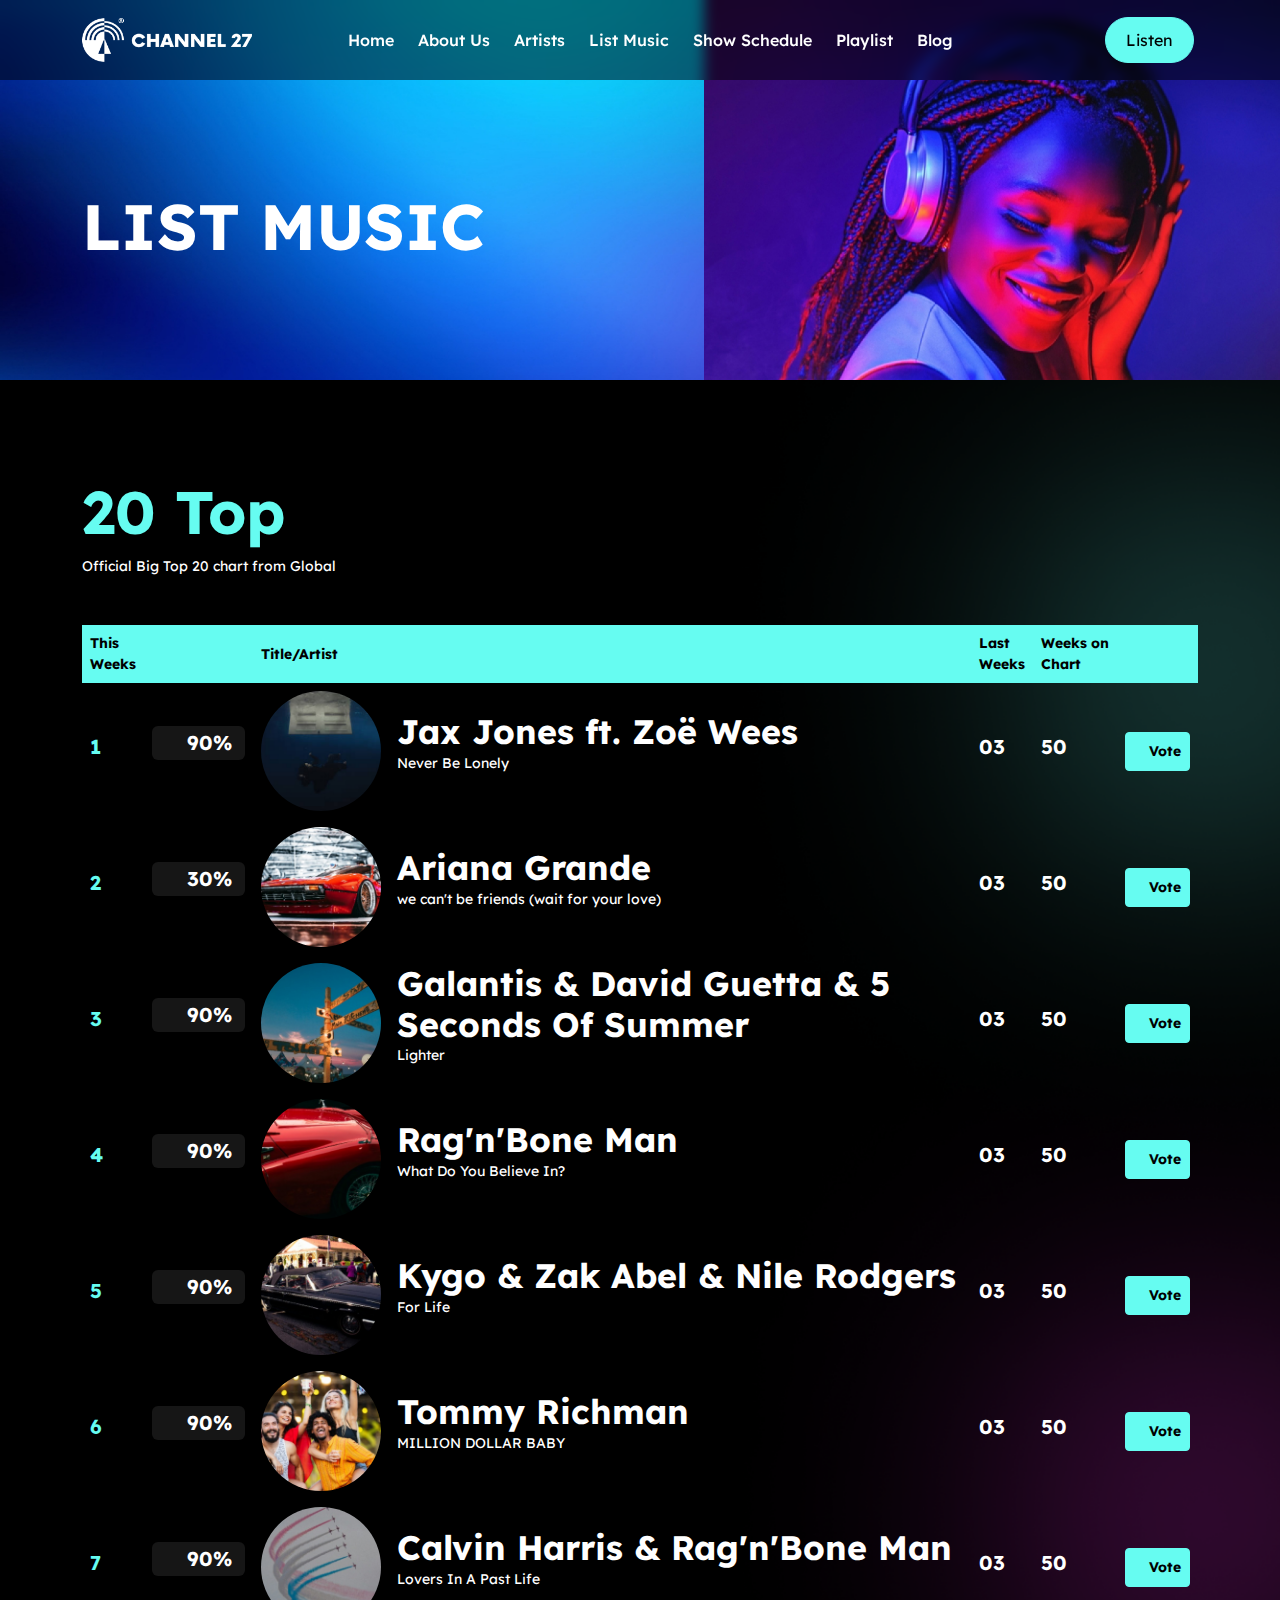
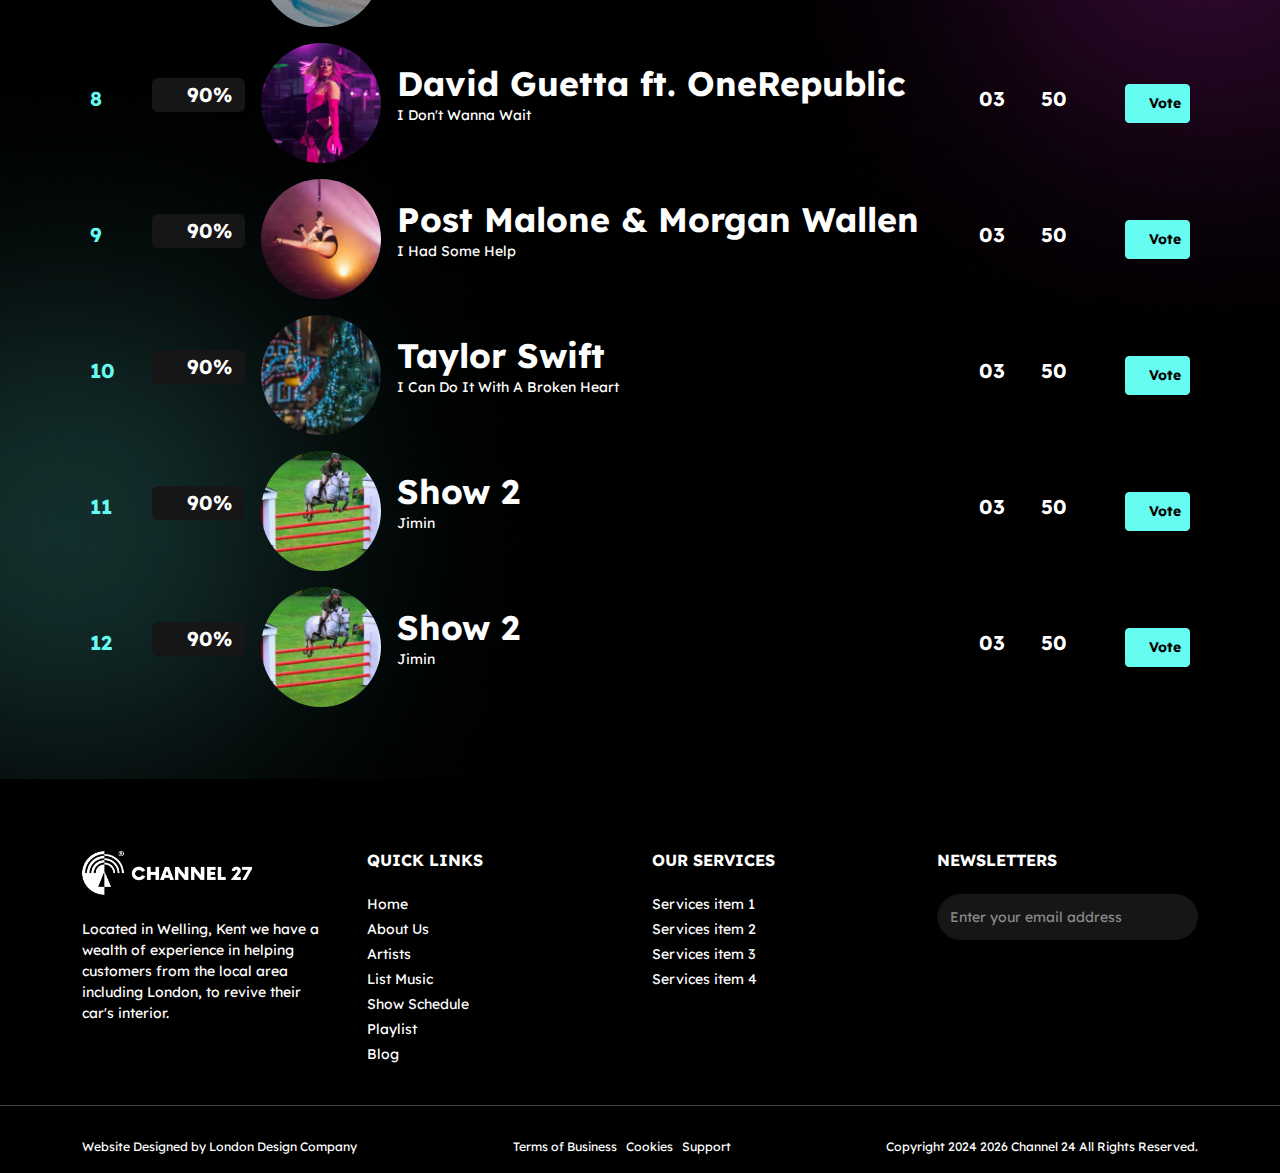
<file: list-music.html>
<!DOCTYPE html>
<html>
<head>
	<meta charset="utf-8">
	<meta http-equiv="X-UA-Compatible" content="IE=edge">
	<meta content="telephone=no" name="format-detection">
	<meta name="viewport" content="width=device-width, initial-scale=1, shrink-to-fit=no">
	
	<title>Channel 27 - Global Online Radio - The Best Station in the Universe</title>
	<link rel="shortcut icon" href="upload/favicon.png" type="image/x-icon" />    
	<link rel="apple-touch-icon-precomposed" href="upload/favicon.png">
	<meta name="msapplication-TileImage" ontent="upload/favicon.png">
	<!-- style css -->
	<link rel="stylesheet" href="css/fontawesome6-pro-paid.min.css" />
	<link rel="stylesheet" href="css/bootstrap.min.css" />
	<link rel="stylesheet" type="text/css" href="css/custom-style.css" />
	<!-- script js -->
	<!--[if lt IE 9]>
          <script src="https://oss.maxcdn.com/html5shiv/3.7.3/html5shiv.min.js"></script>
          <script src="https://oss.maxcdn.com/respond/1.4.2/respond.min.js"></script>
    <![endif]-->
</head>

<body class="body">
<!-- section header -->
<header class="header-scroll-drop fixed-top">
	<nav class="navbar bg-dark-drop navbar-expand-lg navbar-dark">
		<div class="container">
			<a class="navbar-brand" href="index.html">
				<img src="upload/channel27-logo.png" class="img-fluid navbar-brand" alt="">
			</a>
			<button class="navbar-toggler collapsed" type="button" data-bs-toggle="collapse" data-bs-target="#navbarMenu"><span aria-hidden="true"></span><span aria-hidden="true"></span><span aria-hidden="true"></span></button>
			<div class="collapse navbar-collapse" id="navbarMenu">
				<ul class="nav navbar-nav mx-auto pb-3 py-lg-1">
					<li class="nav-item">
						<a class="nav-link" href="index.html">Home</a>
					</li>
					<li class="nav-item">
						<a class="nav-link" href="about-us.html">About Us</a>
					</li>
					<li class="nav-item">
						<a class="nav-link" href="artists.html">Artists</a>
					</li>
					<li class="nav-item">
						<a class="nav-link" href="list-music.html">List Music</a>
					</li>
					<li class="nav-item">
						<a class="nav-link" href="schedule-and-catch-up.html">Show Schedule</a>
					</li>
					<li class="nav-item">
						<a class="nav-link" href="playlist.html">Playlist</a>
					</li>
					<li class="nav-item">
						<a class="nav-link" href="blog.html">Blog</a>
					</li>
				</ul>
				<ul class="nav navbar-nav ms-auto pb-3 py-lg-1">
					<li class="nav-item">
						<a class="btn btn-info" data-bs-toggle="modal" href="#listen-popup">Listen</a>
					</li>
				</ul>
			</div>
		</div>
	</nav>
</header>
<div class="bs-content" style="background-image: url('upload/bg-page.png');">
	<!-- sec 1 -->
	<div class="bg-center-url banner-title-top h-sm" style="background-image: url('upload/bg-home-sec1.jpg');">
		<div class="container">
			<div class="row">
				<div class="col-md-6 align-self-center">
					<div class="py-5">
						<h1>LIST MUSIC</h1>
					</div>
				</div>
				<div class="col-md-6 p-0">
					<div class="ratio ratio-1x1 p-md-img-right h-100">
						<img src="upload/brwq-img-1.jpg" class="img-fluid" alt="brwq">
					</div>
				</div>
			</div>
		</div>
	</div>
	<!-- sec2 -->
	<div class="my-5 py-md-4 py-lg-5">
		<div class="container">
            <h2 class="text-info">20 Top</h2>
            <p class="mb-5">Official Big Top 20 chart from Global</p>

			<div class="table-responsive table-responsive-xl">
                <table class="table table-borderless bs-table">
                    <thead class="table-info">
                        <tr>
                            <th>This<br/> Weeks</th>
                            <th></th>
                            <th>Title/Artist</th>
                            <th>Last<br/> Weeks</th>
                            <th class="text-nowrap">Weeks on<br/> Chart</th>
                            <th></th>
                        </tr>
                    </thead>
                    <tbody>
                        <tr>
                            <td><p class="h6 text-info">1</p></td>
                            <td><p class="fs-5 badge bg-dark"><i class="fa-solid fa-arrow-up text-info"></i> 90%</p></td>
                            <td>
                                <div class="d-flex align-items-lg-center">
                                    <div class="flex-shrink-0">
                                        <div class="pe-3">
                                            <img src="upload/img-1.jpg" class="img-fluid rounded-circle img-2x" alt="">
                                        </div>
                                    </div>
                                    <div class="flex-grow-1">
                                        <div> 
                                            <h3 class="mb-0">Jax Jones ft. Zoë Wees</h3>
                                            <p>Never Be Lonely</p>
                                        </div>
                                    </div>
                                </div> 
                            </td>
                            <td><p class="h6">03</p></td>
                            <td><p class="h6">50</p></td>
                            <td><button class="btn btn-info btn-sm p-2 fw-bold rounded-1 text-nowrap"><i class="fas fa-stars"></i> Vote</button></td>
                        </tr>
                        <tr>
                            <td><p class="h6 text-info">2</p></td>
                            <td><p class="fs-5 badge bg-dark"><i class="fa-solid fa-arrow-down text-danger"></i> 30%</p></td>
                            <td>
                                <div class="d-flex align-items-lg-center">
                                    <div class="flex-shrink-0">
                                        <div class="pe-3">
                                            <img src="upload/img-2.jpg" class="img-fluid rounded-circle img-2x" alt="">
                                        </div>
                                    </div>
                                    <div class="flex-grow-1">
                                        <div> 
                                            <h3 class="mb-0">Ariana Grande</h3>
                                            <p>we can't be friends (wait for your love)</p>
                                        </div>
                                    </div>
                                </div> 
                            </td>
                            <td><p class="h6">03</p></td>
                            <td><p class="h6">50</p></td>
                            <td><button class="btn btn-info btn-sm p-2 fw-bold rounded-1 text-nowrap"><i class="fas fa-stars"></i> Vote</button></td>
                        </tr>
                        <tr>
                            <td><p class="h6 text-info">3</p></td>
                            <td><p class="fs-5 badge bg-dark"><i class="fa-solid fa-arrow-up text-info"></i> 90%</p></td>
                            <td>
                                <div class="d-flex align-items-lg-center">
                                    <div class="flex-shrink-0">
                                        <div class="pe-3">
                                            <img src="upload/img-3.jpg" class="img-fluid rounded-circle img-2x" alt="">
                                        </div>
                                    </div>
                                    <div class="flex-grow-1">
                                        <div> 
                                            <h3 class="mb-0">Galantis & David Guetta & 5 Seconds Of Summer </h3>
                                            <p>Lighter</p>
                                        </div>
                                    </div>
                                </div> 
                            </td>
                            <td><p class="h6">03</p></td>
                            <td><p class="h6">50</p></td>
                            <td><button class="btn btn-info btn-sm p-2 fw-bold rounded-1 text-nowrap"><i class="fas fa-stars"></i> Vote</button></td>
                        </tr>
                        <tr>
                            <td><p class="h6 text-info">4</p></td>
                            <td><p class="fs-5 badge bg-dark"><i class="fa-solid fa-arrow-up text-info"></i> 90%</p></td>
                            <td>
                                <div class="d-flex align-items-lg-center">
                                    <div class="flex-shrink-0">
                                        <div class="pe-3">
                                            <img src="upload/img-4.jpg" class="img-fluid rounded-circle img-2x" alt="">
                                        </div>
                                    </div>
                                    <div class="flex-grow-1">
                                        <div> 
                                            <h3 class="mb-0">Rag'n'Bone Man</h3>
                                            <p>What Do You Believe In?</p>
                                        </div>
                                    </div>
                                </div> 
                            </td>
                            <td><p class="h6">03</p></td>
                            <td><p class="h6">50</p></td>
                            <td><button class="btn btn-info btn-sm p-2 fw-bold rounded-1 text-nowrap"><i class="fas fa-stars"></i> Vote</button></td>
                        </tr>
                        <tr>
                            <td><p class="h6 text-info">5</p></td>
                            <td><p class="fs-5 badge bg-dark"><i class="fa-solid fa-arrow-up text-info"></i> 90%</p></td>
                            <td>
                                <div class="d-flex align-items-lg-center">
                                    <div class="flex-shrink-0">
                                        <div class="pe-3">
                                            <img src="upload/img-5.jpg" class="img-fluid rounded-circle img-2x" alt="">
                                        </div>
                                    </div>
                                    <div class="flex-grow-1">
                                        <div> 
                                            <h3 class="mb-0">Kygo & Zak Abel & Nile Rodgers</h3>
                                            <p>For Life</p>
                                        </div>
                                    </div>
                                </div> 
                            </td>
                            <td><p class="h6">03</p></td>
                            <td><p class="h6">50</p></td>
                            <td><button class="btn btn-info btn-sm p-2 fw-bold rounded-1 text-nowrap"><i class="fas fa-stars"></i> Vote</button></td>
                        </tr>
                        <tr>
                            <td><p class="h6 text-info">6</p></td>
                            <td><p class="fs-5 badge bg-dark"><i class="fa-solid fa-arrow-up text-info"></i> 90%</p></td>
                            <td>
                                <div class="d-flex align-items-lg-center">
                                    <div class="flex-shrink-0">
                                        <div class="pe-3">
                                            <img src="upload/img-6.jpg" class="img-fluid rounded-circle img-2x" alt="">
                                        </div>
                                    </div>
                                    <div class="flex-grow-1">
                                        <div> 
                                            <h3 class="mb-0">Tommy Richman</h3>
                                            <p>MILLION DOLLAR BABY</p>
                                        </div>
                                    </div>
                                </div> 
                            </td>
                            <td><p class="h6">03</p></td>
                            <td><p class="h6">50</p></td>
                            <td><button class="btn btn-info btn-sm p-2 fw-bold rounded-1 text-nowrap"><i class="fas fa-stars"></i> Vote</button></td>
                        </tr>
                        <tr>
                            <td><p class="h6 text-info">7</p></td>
                            <td><p class="fs-5 badge bg-dark"><i class="fa-solid fa-arrow-up text-info"></i> 90%</p></td>
                            <td>
                                <div class="d-flex align-items-lg-center">
                                    <div class="flex-shrink-0">
                                        <div class="pe-3">
                                            <img src="upload/img-7.jpg" class="img-fluid rounded-circle img-2x" alt="">
                                        </div>
                                    </div>
                                    <div class="flex-grow-1">
                                        <div> 
                                            <h3 class="mb-0">Calvin Harris & Rag'n'Bone Man</h3>
                                            <p>Lovers In A Past Life</p>
                                        </div>
                                    </div>
                                </div> 
                            </td>
                            <td><p class="h6">03</p></td>
                            <td><p class="h6">50</p></td>
                            <td><button class="btn btn-info btn-sm p-2 fw-bold rounded-1 text-nowrap"><i class="fas fa-stars"></i> Vote</button></td>
                        </tr>
                        <tr>
                            <td><p class="h6 text-info">8</p></td>
                            <td><p class="fs-5 badge bg-dark"><i class="fa-solid fa-arrow-up text-info"></i> 90%</p></td>
                            <td>
                                <div class="d-flex align-items-lg-center">
                                    <div class="flex-shrink-0">
                                        <div class="pe-3">
                                            <img src="upload/img-8.jpg" class="img-fluid rounded-circle img-2x" alt="">
                                        </div>
                                    </div>
                                    <div class="flex-grow-1">
                                        <div> 
                                            <h3 class="mb-0">David Guetta ft. OneRepublic</h3>
                                            <p>I Don't Wanna Wait</p>
                                        </div>
                                    </div>
                                </div> 
                            </td>
                            <td><p class="h6">03</p></td>
                            <td><p class="h6">50</p></td>
                            <td><button class="btn btn-info btn-sm p-2 fw-bold rounded-1 text-nowrap"><i class="fas fa-stars"></i> Vote</button></td>
                        </tr>
                        <tr>
                            <td><p class="h6 text-info">9</p></td>
                            <td><p class="fs-5 badge bg-dark"><i class="fa-solid fa-arrow-up text-info"></i> 90%</p></td>
                            <td>
                                <div class="d-flex align-items-lg-center">
                                    <div class="flex-shrink-0">
                                        <div class="pe-3">
                                            <img src="upload/img-9.jpg" class="img-fluid rounded-circle img-2x" alt="">
                                        </div>
                                    </div>
                                    <div class="flex-grow-1">
                                        <div> 
                                            <h3 class="mb-0">Post Malone & Morgan Wallen</h3>
                                            <p>I Had Some Help</p>
                                        </div>
                                    </div>
                                </div> 
                            </td>
                            <td><p class="h6">03</p></td>
                            <td><p class="h6">50</p></td>
                            <td><button class="btn btn-info btn-sm p-2 fw-bold rounded-1 text-nowrap"><i class="fas fa-stars"></i> Vote</button></td>
                        </tr>
                        <tr>
                            <td><p class="h6 text-info">10</p></td>
                            <td><p class="fs-5 badge bg-dark"><i class="fa-solid fa-arrow-up text-info"></i> 90%</p></td>
                            <td>
                                <div class="d-flex align-items-lg-center">
                                    <div class="flex-shrink-0">
                                        <div class="pe-3">
                                            <img src="upload/img-10.jpg" class="img-fluid rounded-circle img-2x" alt="">
                                        </div>
                                    </div>
                                    <div class="flex-grow-1">
                                        <div> 
                                            <h3 class="mb-0">Taylor Swift</h3>
                                            <p>I Can Do It With A Broken Heart</p>
                                        </div>
                                    </div>
                                </div> 
                            </td>
                            <td><p class="h6">03</p></td>
                            <td><p class="h6">50</p></td>
                            <td><button class="btn btn-info btn-sm p-2 fw-bold rounded-1 text-nowrap"><i class="fas fa-stars"></i> Vote</button></td>
                        </tr>
                        <tr>
                            <td><p class="h6 text-info">11</p></td>
                            <td><p class="fs-5 badge bg-dark"><i class="fa-solid fa-arrow-up text-info"></i> 90%</p></td>
                            <td>
                                <div class="d-flex align-items-lg-center">
                                    <div class="flex-shrink-0">
                                        <div class="pe-3">
                                            <img src="upload/img-11.jpg" class="img-fluid rounded-circle img-2x" alt="">
                                        </div>
                                    </div>
                                    <div class="flex-grow-1">
                                        <div> 
                                            <h3 class="mb-0">Show 2</h3>
                                            <p>Jimin</p>
                                        </div>
                                    </div>
                                </div> 
                            </td>
                            <td><p class="h6">03</p></td>
                            <td><p class="h6">50</p></td>
                            <td><button class="btn btn-info btn-sm p-2 fw-bold rounded-1 text-nowrap"><i class="fas fa-stars"></i> Vote</button></td>
                        </tr>
                        <tr>
                            <td><p class="h6 text-info">12</p></td>
                            <td><p class="fs-5 badge bg-dark"><i class="fa-solid fa-arrow-up text-info"></i> 90%</p></td>
                            <td>
                                <div class="d-flex align-items-lg-center">
                                    <div class="flex-shrink-0">
                                        <div class="pe-3">
                                            <img src="upload/img-11.jpg" class="img-fluid rounded-circle img-2x" alt="">
                                        </div>
                                    </div>
                                    <div class="flex-grow-1">
                                        <div> 
                                            <h3 class="mb-0">Show 2</h3>
                                            <p>Jimin</p>
                                        </div>
                                    </div>
                                </div> 
                            </td>
                            <td><p class="h6">03</p></td>
                            <td><p class="h6">50</p></td>
                            <td><button class="btn btn-info btn-sm p-2 fw-bold rounded-1 text-nowrap"><i class="fas fa-stars"></i> Vote</button></td>
                        </tr>
                    </tbody>
                </table>
            </div>
			
		</div>
	</div>
</div>
<!-- section footer -->
<footer class="pt-4">
	<div class="container">
		<div class="row">
			<div class="col-md-3">
				<div class="mb-4"><a href="index.html"><img src="upload/channel27-logo.png" class="img-fluid navbar-brand" alt="channel 27"></a></div>
				<p class="pe-lg-3">Located in Welling, Kent we have a wealth of experience in helping customers from the local area including London, to revive their car's interior. </p>
			</div>
			<div class="col-md-3">
				<h5 class="mb-4 text-uppercase">Quick links</h5>
				<div class="mb-4">
					<p class="mb-1"><a class="nav-link" href="index.html">Home</a></p>
					<p class="mb-1"><a class="nav-link" href="about-us.html">About Us</a></p>
					<p class="mb-1"><a class="nav-link" href="artists.html">Artists</a></p>
					<p class="mb-1"><a class="nav-link" href="list-music.html">List Music</a></p>
					<p class="mb-1"><a class="nav-link" href="schedule-and-catch-up.html">Show Schedule</a></p>
					<p class="mb-1"><a class="nav-link" href="playlist.html">Playlist</a></p>
                    <p class="mb-1"><a class="nav-link" href="blog.html">Blog</a></p>
				</div>
			</div>
			<div class="col-md-3">
				<h5 class="mb-4 text-uppercase">Our Services</h5>
				<div class="mb-4">
					<p class="mb-1"><a class="nav-link" href="#">Services item 1</a></p>
					<p class="mb-1"><a class="nav-link" href="#">Services item 2</a></p>
					<p class="mb-1"><a class="nav-link" href="#">Services item 3</a></p>
					<p class="mb-1"><a class="nav-link" href="#">Services item 4</a></p>
				</div>
			</div>
			<div class="col-md-3">
				<h5 class="mb-4 text-uppercase">NEWSLETTERS</h5>
				<div class="form-group mb-4 text-danger">
					<div class="input-group">
						<input type="text" name="email" class="form-control" placeholder="Enter your email address" value="">
						<button type="submit" class="btn btn-dark"><i class="fas fa-paper-plane text-danger"></i></button>

					</div>
				</div>
				<p>
					<a href="#">
						<span class="fa-stack"><i class="fa fa-circle text-danger fa-stack-2x"></i><i class="fab fa-facebook-f fa-stack-1x"></i></span>
					</a>
					<a href="#">
						<span class="fa-stack"><i class="fa fa-circle text-danger fa-stack-2x"></i><i class="fab fa-instagram fa-stack-1x"></i></span>
					</a>
					<a href="#">
						<span class="fa-stack"><i class="fa fa-circle text-danger fa-stack-2x"></i><i class="fab fa-whatsapp fa-stack-1x"></i></span>
					</a>
					<a href="#">
						<span class="fa-stack"><i class="fa fa-circle text-danger fa-stack-2x"></i><i class="fab fa-envelope fa-stack-1x"></i></span>
					</a>
				</p>
				</div>
			</div>
		</div>
	</div>
	<hr>
	<div class="container text-center clearfix py-3 small">
		<span class="float-md-start">Website Designed by <a href="https://www.londondesigncompany.co.uk/">London Design Company</a></span>
		
		<span class="text-center"><a href="terms-of-business.html">Terms of Business</a> &nbsp; <a href="cookies.html">Cookies</a> &nbsp; <a href="support.html">Support</a></span>

		<span class="float-md-end">Copyright 2024 <script>document.write(new Date().getFullYear())</script> Channel 24 All Rights Reserved.</span>
		
	</div>
</footer>
<script src="js/bootstrap.bundle.min.js"></script>
<script src="js/jquery.min.js"></script>
<script src="js/js-custom.js"></script>
<div class="modal fade" id="listen-popup">
     <div class="modal-dialog modal-dialog-centered">
        <div class="modal-content">
            <div class="modal-body">
                <div class="ratio ratio-1x1">
                    <iframe src="https://channel27.torontocast.stream"></iframe>
                </div>
            </div>
        </div>
    </div>
</div>
</body>
</html>
</file>
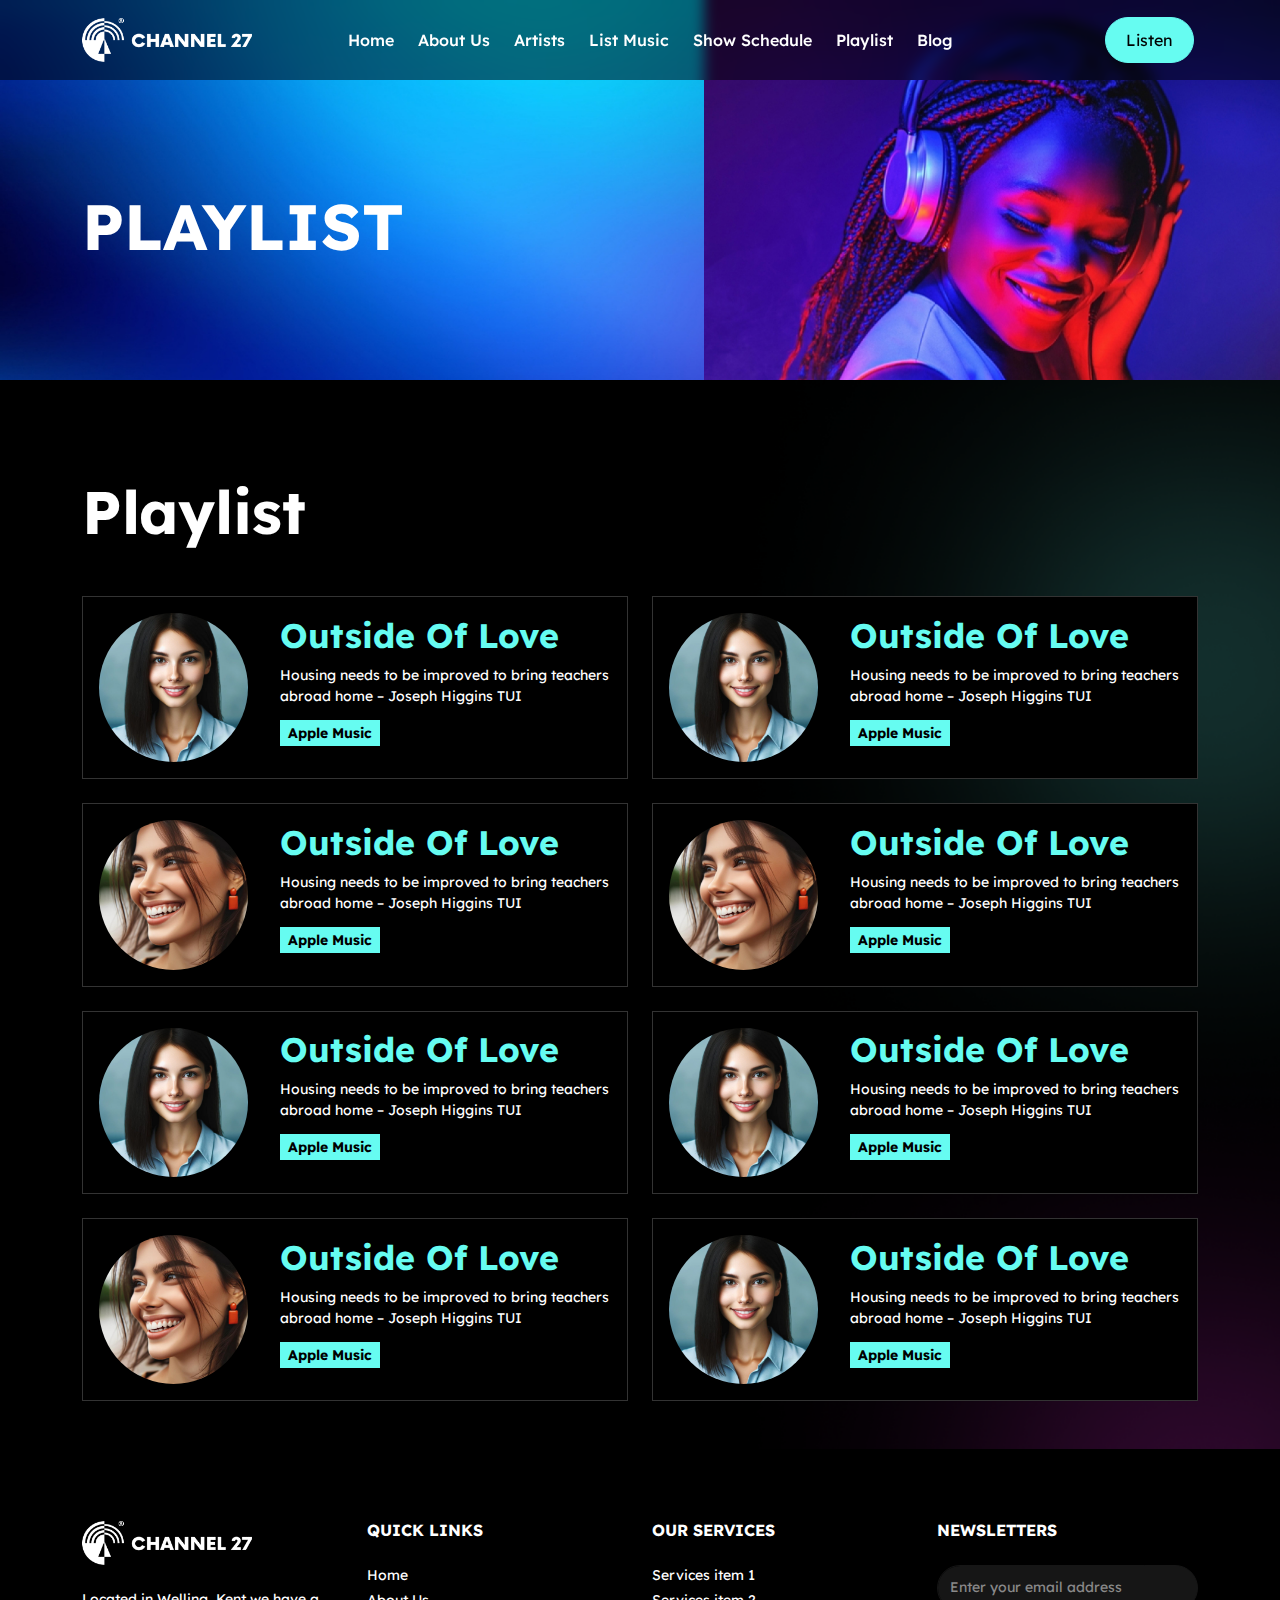
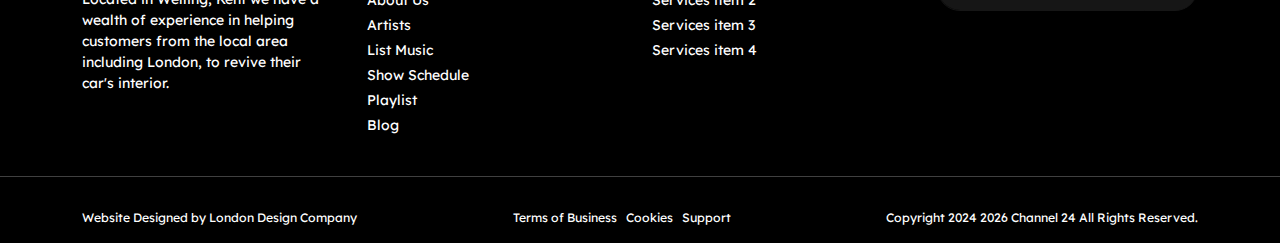
<file: playlist.html>
<!DOCTYPE html>
<html>
<head>
	<meta charset="utf-8">
	<meta http-equiv="X-UA-Compatible" content="IE=edge">
	<meta content="telephone=no" name="format-detection">
	<meta name="viewport" content="width=device-width, initial-scale=1, shrink-to-fit=no">
	
	<title>Channel 27 - Global Online Radio - The Best Station in the Universe</title>
	<link rel="shortcut icon" href="upload/favicon.png" type="image/x-icon" />    
	<link rel="apple-touch-icon-precomposed" href="upload/favicon.png">
	<meta name="msapplication-TileImage" ontent="upload/favicon.png">
	<!-- style css -->
	<link rel="stylesheet" href="css/fontawesome6-pro-paid.min.css" />
	<link rel="stylesheet" href="css/bootstrap.min.css" />
	<link rel="stylesheet" type="text/css" href="css/custom-style.css" />
	<!-- script js -->
	<!--[if lt IE 9]>
          <script src="https://oss.maxcdn.com/html5shiv/3.7.3/html5shiv.min.js"></script>
          <script src="https://oss.maxcdn.com/respond/1.4.2/respond.min.js"></script>
    <![endif]-->
</head>

<body class="body">
<!-- section header -->
<header class="header-scroll-drop fixed-top">
	<nav class="navbar bg-dark-drop navbar-expand-lg navbar-dark">
		<div class="container">
			<a class="navbar-brand" href="index.html">
				<img src="upload/channel27-logo.png" class="img-fluid navbar-brand" alt="">
			</a>
			<button class="navbar-toggler collapsed" type="button" data-bs-toggle="collapse" data-bs-target="#navbarMenu"><span aria-hidden="true"></span><span aria-hidden="true"></span><span aria-hidden="true"></span></button>
			<div class="collapse navbar-collapse" id="navbarMenu">
				<ul class="nav navbar-nav mx-auto pb-3 py-lg-1">
					<li class="nav-item">
						<a class="nav-link" href="index.html">Home</a>
					</li>
					<li class="nav-item">
						<a class="nav-link" href="about-us.html">About Us</a>
					</li>
					<li class="nav-item">
						<a class="nav-link" href="artists.html">Artists</a>
					</li>
					<li class="nav-item">
						<a class="nav-link" href="list-music.html">List Music</a>
					</li>
					<li class="nav-item">
						<a class="nav-link" href="schedule-and-catch-up.html">Show Schedule</a>
					</li>
					<li class="nav-item">
						<a class="nav-link" href="playlist.html">Playlist</a>
					</li>
                    <li class="nav-item">
						<a class="nav-link" href="blog.html">Blog</a>
					</li>
				</ul>
				<ul class="nav navbar-nav ms-auto pb-3 py-lg-1">
					<li class="nav-item">
						<a class="btn btn-info" data-bs-toggle="modal" href="#listen-popup">Listen</a>
					</li>
				</ul>
			</div>
		</div>
	</nav>
</header>
<div class="bs-content" style="background-image: url('upload/bg-page.png');">
	<!-- sec 1 -->
	<div class="bg-center-url banner-title-top h-sm" style="background-image: url('upload/bg-home-sec1.jpg');">
		<div class="container">
			<div class="row">
				<div class="col-md-6 align-self-center">
					<div class="py-5">
						<h1>PLAYLIST</h1>
					</div>
				</div>
				<div class="col-md-6 p-0">
					<div class="ratio ratio-1x1 p-md-img-right h-100">
						<img src="upload/brwq-img-1.jpg" class="img-fluid" alt="brwq">
					</div>
				</div>
			</div>
		</div>
	</div>
	<!-- sec2 -->
	<div class="my-5 py-md-4 py-lg-5">
		<div class="container">
			<h2 class="mb-5">Playlist</h2>

            <div class="row gy-4">
                <div class="col-sm-6 col-md-6">
                    <div class="card h-100 mb-0">
                        <div class="row g-0 align-items-lg-center">
                            <div class="col-md-5 col-lg-4">
                                <div class="p-3">
                                    <img src="upload/profile-1.jpg" class="img-fluid rounded-circle" alt="">
                                </div>
                            </div>
                            <div class="col-md-7 col-lg-8">
                                <div class="card-body"> 
                                    <h3 class="text-info">Outside Of Love</h3>
                                    <p>Housing needs to be improved to bring teachers abroad home – Joseph Higgins TUI</p>
                                    <p><strong class="bg-info py-1 px-2 text-black">Apple Music</strong></p>
                                </div>
                            </div>
                        </div> 
                    </div>
                </div>
                <div class="col-sm-6 col-md-6">
                    <div class="card h-100 mb-0">
                        <div class="row g-0 align-items-lg-center">
                            <div class="col-md-5 col-lg-4">
                                <div class="p-3">
                                    <img src="upload/profile-1.jpg" class="img-fluid rounded-circle" alt="">
                                </div>
                            </div>
                            <div class="col-md-7 col-lg-8">
                                <div class="card-body"> 
                                    <h3 class="text-info">Outside Of Love</h3>
                                    <p>Housing needs to be improved to bring teachers abroad home – Joseph Higgins TUI</p>
                                    <p><strong class="bg-info py-1 px-2 text-black">Apple Music</strong></p>
                                </div>
                            </div>
                        </div> 
                    </div>
                </div>
                <div class="col-sm-6 col-md-6">
                    <div class="card h-100 mb-0">
                        <div class="row g-0 align-items-lg-center">
                            <div class="col-md-5 col-lg-4">
                                <div class="p-3">
                                    <img src="upload/profile-3.jpg" class="img-fluid rounded-circle" alt="">
                                </div>
                            </div>
                            <div class="col-md-7 col-lg-8">
                                <div class="card-body"> 
                                    <h3 class="text-info">Outside Of Love</h3>
                                    <p>Housing needs to be improved to bring teachers abroad home – Joseph Higgins TUI</p>
                                    <p><strong class="bg-info py-1 px-2 text-black">Apple Music</strong></p>
                                </div>
                            </div>
                        </div> 
                    </div>
                </div>
                <div class="col-sm-6 col-md-6">
                    <div class="card h-100 mb-0">
                        <div class="row g-0 align-items-lg-center">
                            <div class="col-md-5 col-lg-4">
                                <div class="p-3">
                                    <img src="upload/profile-3.jpg" class="img-fluid rounded-circle" alt="">
                                </div>
                            </div>
                            <div class="col-md-7 col-lg-8">
                                <div class="card-body"> 
                                    <h3 class="text-info">Outside Of Love</h3>
                                    <p>Housing needs to be improved to bring teachers abroad home – Joseph Higgins TUI</p>
                                    <p><strong class="bg-info py-1 px-2 text-black">Apple Music</strong></p>
                                </div>
                            </div>
                        </div> 
                    </div>
                </div>
                <div class="col-sm-6 col-md-6">
                    <div class="card h-100 mb-0">
                        <div class="row g-0 align-items-lg-center">
                            <div class="col-md-5 col-lg-4">
                                <div class="p-3">
                                    <img src="upload/profile-1.jpg" class="img-fluid rounded-circle" alt="">
                                </div>
                            </div>
                            <div class="col-md-7 col-lg-8">
                                <div class="card-body"> 
                                    <h3 class="text-info">Outside Of Love</h3>
                                    <p>Housing needs to be improved to bring teachers abroad home – Joseph Higgins TUI</p>
                                    <p><strong class="bg-info py-1 px-2 text-black">Apple Music</strong></p>
                                </div>
                            </div>
                        </div> 
                    </div>
                </div>
                <div class="col-sm-6 col-md-6">
                    <div class="card h-100 mb-0">
                        <div class="row g-0 align-items-lg-center">
                            <div class="col-md-5 col-lg-4">
                                <div class="p-3">
                                    <img src="upload/profile-1.jpg" class="img-fluid rounded-circle" alt="">
                                </div>
                            </div>
                            <div class="col-md-7 col-lg-8">
                                <div class="card-body"> 
                                    <h3 class="text-info">Outside Of Love</h3>
                                    <p>Housing needs to be improved to bring teachers abroad home – Joseph Higgins TUI</p>
                                    <p><strong class="bg-info py-1 px-2 text-black">Apple Music</strong></p>
                                </div>
                            </div>
                        </div> 
                    </div>
                </div>
                <div class="col-sm-6 col-md-6">
                    <div class="card h-100 mb-0">
                        <div class="row g-0 align-items-lg-center">
                            <div class="col-md-5 col-lg-4">
                                <div class="p-3">
                                    <img src="upload/profile-3.jpg" class="img-fluid rounded-circle" alt="">
                                </div>
                            </div>
                            <div class="col-md-7 col-lg-8">
                                <div class="card-body"> 
                                    <h3 class="text-info">Outside Of Love</h3>
                                    <p>Housing needs to be improved to bring teachers abroad home – Joseph Higgins TUI</p>
                                    <p><strong class="bg-info py-1 px-2 text-black">Apple Music</strong></p>
                                </div>
                            </div>
                        </div> 
                    </div>
                </div>
                <div class="col-sm-6 col-md-6">
                    <div class="card h-100 mb-0">
                        <div class="row g-0 align-items-lg-center">
                            <div class="col-md-5 col-lg-4">
                                <div class="p-3">
                                    <img src="upload/profile-1.jpg" class="img-fluid rounded-circle" alt="">
                                </div>
                            </div>
                            <div class="col-md-7 col-lg-8">
                                <div class="card-body"> 
                                    <h3 class="text-info">Outside Of Love</h3>
                                    <p>Housing needs to be improved to bring teachers abroad home – Joseph Higgins TUI</p>
                                    <p><strong class="bg-info py-1 px-2 text-black">Apple Music</strong></p>
                                </div>
                            </div>
                        </div> 
                    </div>
                </div>
            </div>
		</div>
	</div>
</div>
<!-- section footer -->
<footer class="pt-4">
	<div class="container">
		<div class="row">
			<div class="col-md-3">
				<div class="mb-4"><a href="index.html"><img src="upload/channel27-logo.png" class="img-fluid navbar-brand" alt="channel 27"></a></div>
				<p class="pe-lg-3">Located in Welling, Kent we have a wealth of experience in helping customers from the local area including London, to revive their car's interior. </p>
			</div>
			<div class="col-md-3">
				<h5 class="mb-4 text-uppercase">Quick links</h5>
				<div class="mb-4">
					<p class="mb-1"><a class="nav-link" href="index.html">Home</a></p>
					<p class="mb-1"><a class="nav-link" href="about-us.html">About Us</a></p>
					<p class="mb-1"><a class="nav-link" href="artists.html">Artists</a></p>
					<p class="mb-1"><a class="nav-link" href="list-music.html">List Music</a></p>
					<p class="mb-1"><a class="nav-link" href="schedule-and-catch-up.html">Show Schedule</a></p>
					<p class="mb-1"><a class="nav-link" href="playlist.html">Playlist</a></p>
                    <p class="mb-1"><a class="nav-link" href="blog.html">Blog</a></p>
				</div>
			</div>
			<div class="col-md-3">
				<h5 class="mb-4 text-uppercase">Our Services</h5>
				<div class="mb-4">
					<p class="mb-1"><a class="nav-link" href="#">Services item 1</a></p>
					<p class="mb-1"><a class="nav-link" href="#">Services item 2</a></p>
					<p class="mb-1"><a class="nav-link" href="#">Services item 3</a></p>
					<p class="mb-1"><a class="nav-link" href="#">Services item 4</a></p>
				</div>
			</div>
			<div class="col-md-3">
				<h5 class="mb-4 text-uppercase">NEWSLETTERS</h5>
				<div class="form-group mb-4 text-danger">
					<div class="input-group">
						<input type="text" name="email" class="form-control" placeholder="Enter your email address" value="">
						<button type="submit" class="btn btn-dark"><i class="fas fa-paper-plane text-danger"></i></button>

					</div>
				</div>
				<p>
					<a href="#">
						<span class="fa-stack"><i class="fa fa-circle text-danger fa-stack-2x"></i><i class="fab fa-facebook-f fa-stack-1x"></i></span>
					</a>
					<a href="#">
						<span class="fa-stack"><i class="fa fa-circle text-danger fa-stack-2x"></i><i class="fab fa-instagram fa-stack-1x"></i></span>
					</a>
					<a href="#">
						<span class="fa-stack"><i class="fa fa-circle text-danger fa-stack-2x"></i><i class="fab fa-whatsapp fa-stack-1x"></i></span>
					</a>
					<a href="#">
						<span class="fa-stack"><i class="fa fa-circle text-danger fa-stack-2x"></i><i class="fab fa-envelope fa-stack-1x"></i></span>
					</a>
				</p>
				</div>
			</div>
		</div>
	</div>
	<hr>
	<div class="container text-center clearfix py-3 small">
		<span class="float-md-start">Website Designed by <a href="https://www.londondesigncompany.co.uk/">London Design Company</a></span>
		
		<span class="text-center"><a href="terms-of-business.html">Terms of Business</a> &nbsp; <a href="cookies.html">Cookies</a> &nbsp; <a href="support.html">Support</a></span>

		<span class="float-md-end">Copyright 2024 <script>document.write(new Date().getFullYear())</script> Channel 24 All Rights Reserved.</span>
		
	</div>
</footer>
<script src="js/bootstrap.bundle.min.js"></script>
<script src="js/jquery.min.js"></script>
<script src="js/js-custom.js"></script>
<div class="modal fade" id="listen-popup">
	 <div class="modal-dialog modal-dialog-centered">
	 	<div class="modal-content">
	      	<div class="modal-body">
	      		<div class="ratio ratio-1x1">
	        		<iframe src="https://channel27.torontocast.stream"></iframe>
	        	</div>
	      	</div>
	    </div>
	</div>
</div>
</body>
</html>
</file>
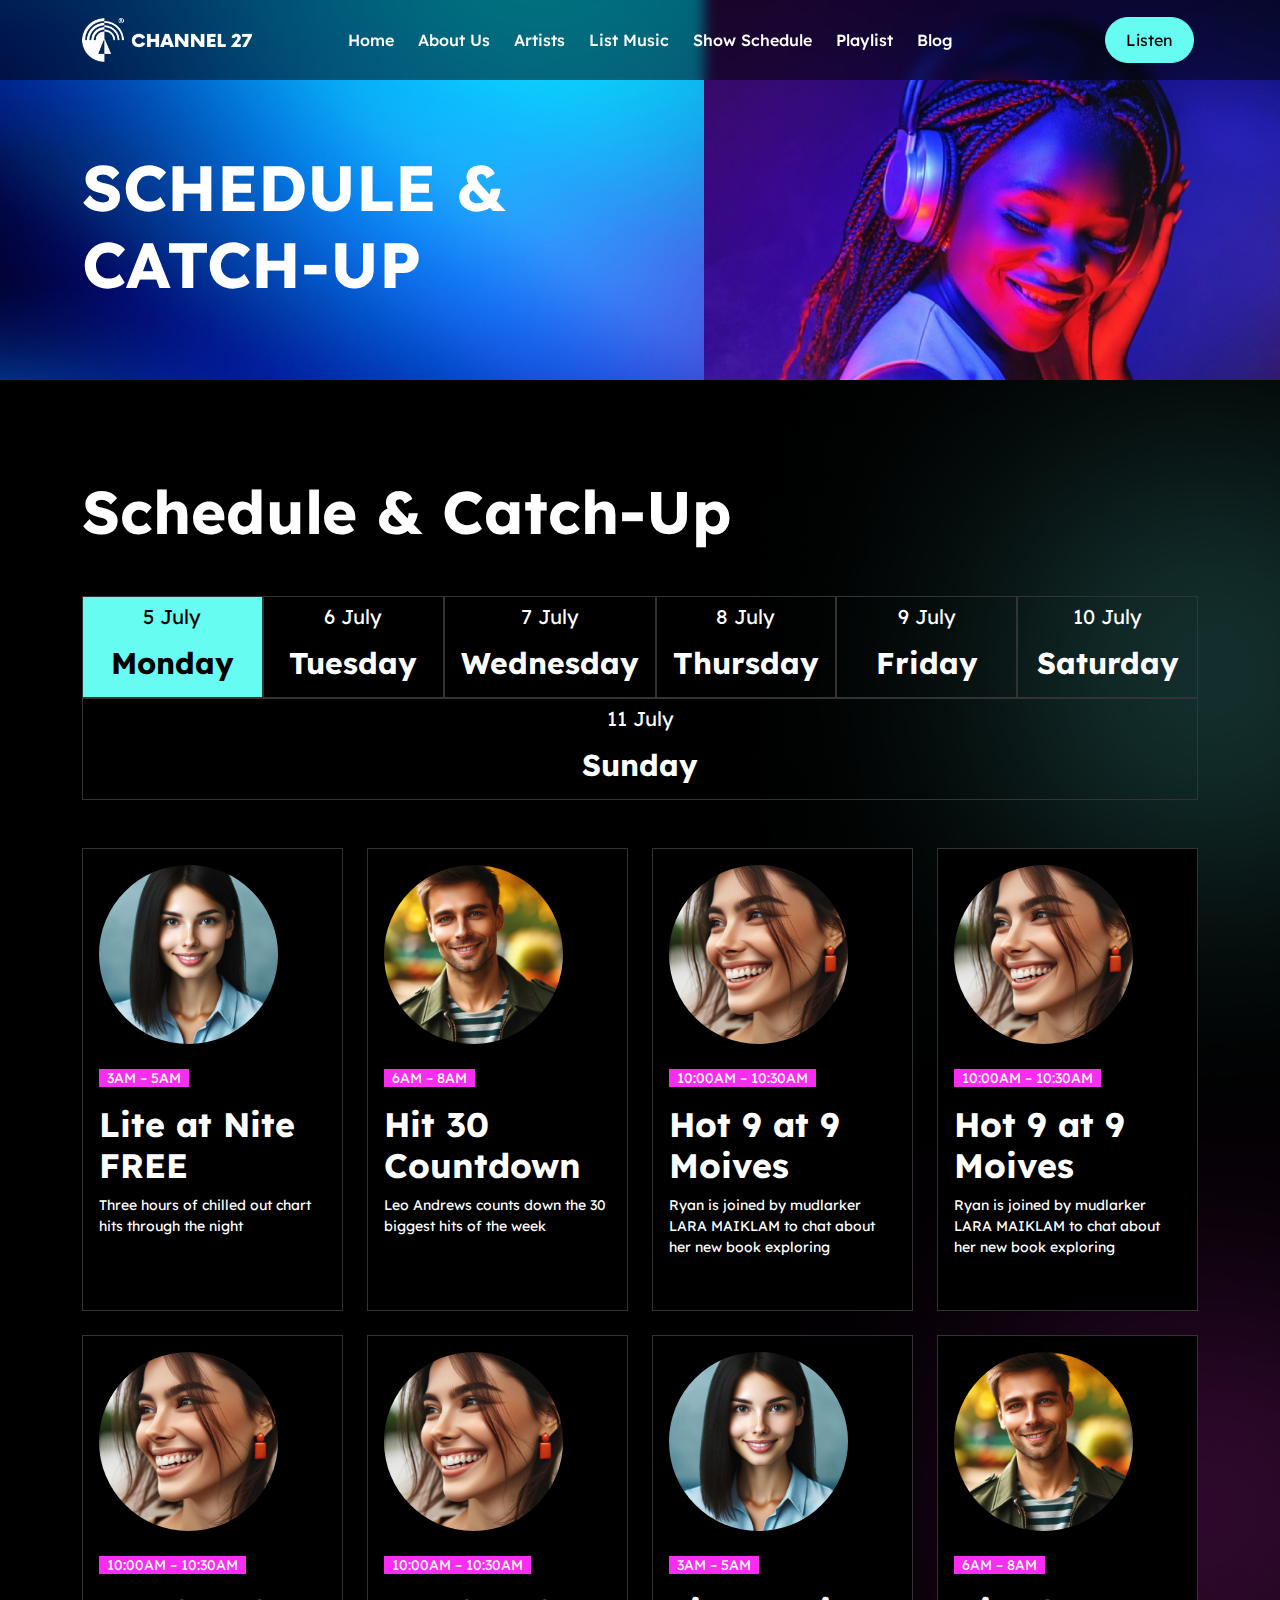
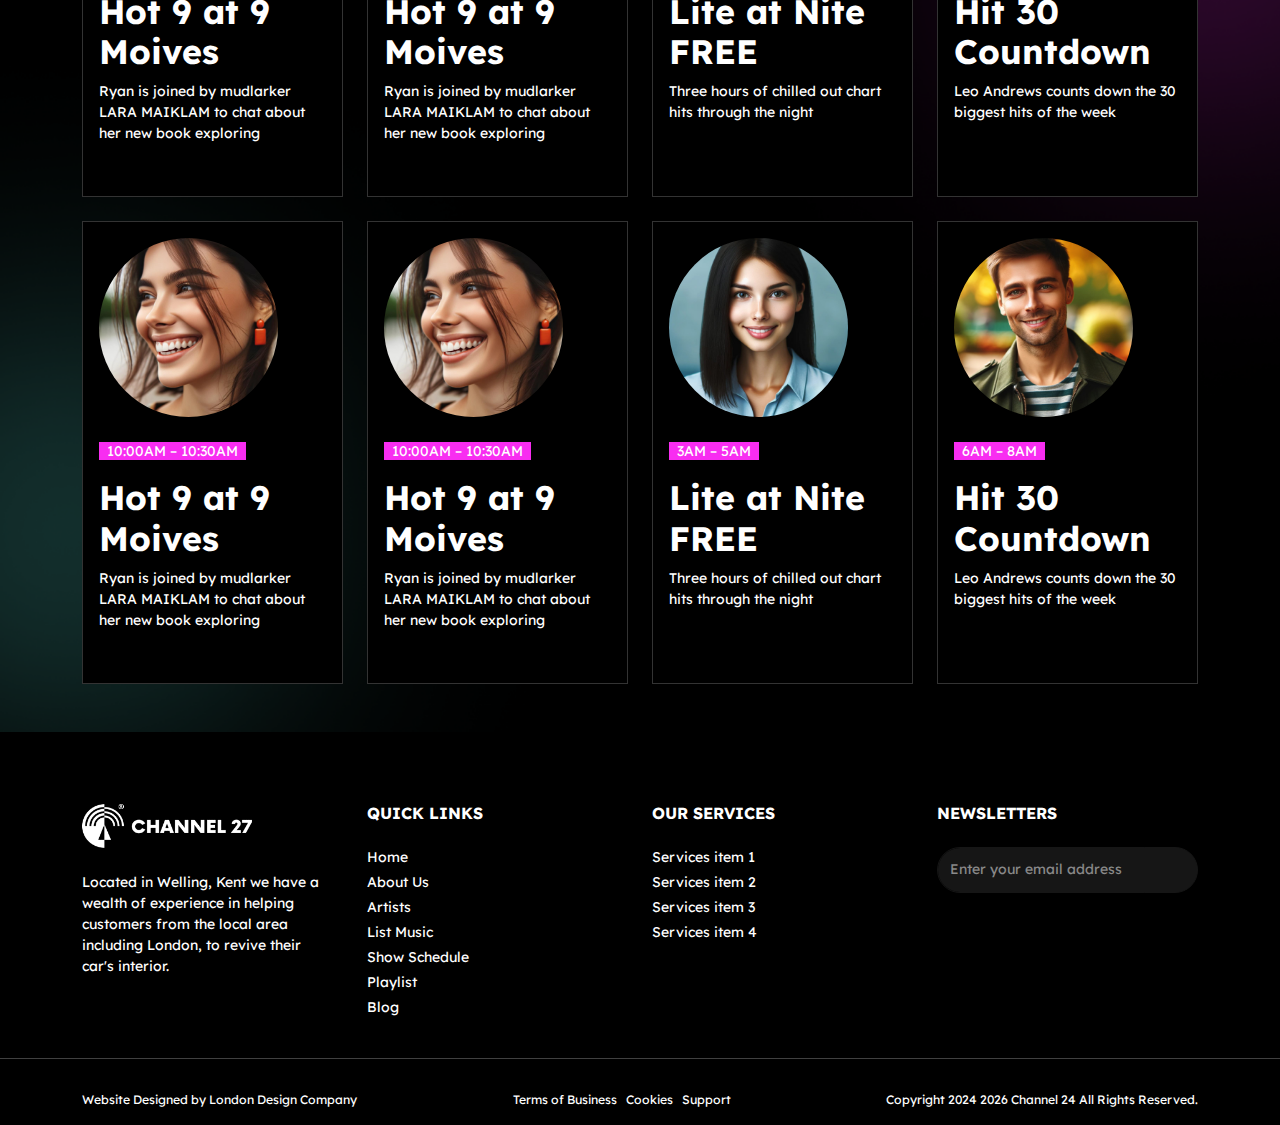
<file: schedule-and-catch-up.html>
<!DOCTYPE html>
<html>
<head>
	<meta charset="utf-8">
	<meta http-equiv="X-UA-Compatible" content="IE=edge">
	<meta content="telephone=no" name="format-detection">
	<meta name="viewport" content="width=device-width, initial-scale=1, shrink-to-fit=no">
	
	<title>Channel 27 - Global Online Radio - The Best Station in the Universe</title>
	<link rel="shortcut icon" href="upload/favicon.png" type="image/x-icon" />    
	<link rel="apple-touch-icon-precomposed" href="upload/favicon.png">
	<meta name="msapplication-TileImage" ontent="upload/favicon.png">
	<!-- style css -->
	<link rel="stylesheet" href="css/fontawesome6-pro-paid.min.css" />
	<link rel="stylesheet" href="css/bootstrap.min.css" />
	<link rel="stylesheet" type="text/css" href="css/custom-style.css" />
	<!-- script js -->
	<!--[if lt IE 9]>
          <script src="https://oss.maxcdn.com/html5shiv/3.7.3/html5shiv.min.js"></script>
          <script src="https://oss.maxcdn.com/respond/1.4.2/respond.min.js"></script>
    <![endif]-->
</head>

<body class="body">
<!-- section header -->
<header class="header-scroll-drop fixed-top">
	<nav class="navbar bg-dark-drop navbar-expand-lg navbar-dark">
		<div class="container">
			<a class="navbar-brand" href="index.html">
				<img src="upload/channel27-logo.png" class="img-fluid navbar-brand" alt="">
			</a>
			<button class="navbar-toggler collapsed" type="button" data-bs-toggle="collapse" data-bs-target="#navbarMenu"><span aria-hidden="true"></span><span aria-hidden="true"></span><span aria-hidden="true"></span></button>
			<div class="collapse navbar-collapse" id="navbarMenu">
				<ul class="nav navbar-nav mx-auto pb-3 py-lg-1">
					<li class="nav-item">
						<a class="nav-link" href="index.html">Home</a>
					</li>
					<li class="nav-item">
						<a class="nav-link" href="about-us.html">About Us</a>
					</li>
					<li class="nav-item">
						<a class="nav-link" href="artists.html">Artists</a>
					</li>
					<li class="nav-item">
						<a class="nav-link" href="list-music.html">List Music</a>
					</li>
					<li class="nav-item">
						<a class="nav-link" href="schedule-and-catch-up.html">Show Schedule</a>
					</li>
					<li class="nav-item">
						<a class="nav-link" href="playlist.html">Playlist</a>
					</li>
					<li class="nav-item">
						<a class="nav-link" href="blog.html">Blog</a>
					</li>
				</ul>
				<ul class="nav navbar-nav ms-auto pb-3 py-lg-1">
					<li class="nav-item">
						<a class="btn btn-info" data-bs-toggle="modal" href="#listen-popup">Listen</a>
					</li>
				</ul>
			</div>
		</div>
	</nav>
</header>
<div class="bs-content" style="background-image: url('upload/bg-page.png');">
	<!-- sec 1 -->
	<div class="bg-center-url banner-title-top h-sm" style="background-image: url('upload/bg-home-sec1.jpg');">
		<div class="container">
			<div class="row">
				<div class="col-md-6 align-self-center">
					<div class="py-5">
						<h1>SCHEDULE &amp; CATCH-UP</h1>
					</div>
				</div>
				<div class="col-md-6 p-0">
					<div class="ratio ratio-1x1 p-md-img-right h-100">
						<img src="upload/brwq-img-1.jpg" class="img-fluid" alt="brwq">
					</div>
				</div>
			</div>
		</div>
	</div>
	<!-- sec2 -->
	<div class="my-5 py-md-4 py-lg-5">
		<div class="container">
			<h2 class="mb-5">Schedule & Catch-Up</h2>
			<div class="mb-5">
				<ul class="nav nav nav-pills nav-pills-info nav-justified" id="myTab" role="tablist">
					<li class="nav-item">
					  <button class="nav-link active" id="home-tab" data-bs-toggle="tab" data-bs-target="#jsMonday" type="button"><p class="h6 fw-normal">5 July<p>
						<h4>Monday</h4></button>
					</li>
					<li class="nav-item">
					  <button class="nav-link" id="profile-tab" data-bs-toggle="tab" data-bs-target="#jsTuesday" type="button"><p class="h6 fw-normal">6 July<p>
						<h4>Tuesday </h4></button>
					</li>
					<li class="nav-item">
					  <button class="nav-link" id="contact-tab" data-bs-toggle="tab" data-bs-target="#jsWednesday" type="button"><p class="h6 fw-normal">7 July<p>
						<h4>Wednesday</h4></button>
					</li>
					<li class="nav-item">
						<button class="nav-link" id="contact-tab" data-bs-toggle="tab" data-bs-target="#jsThursday" type="button"><p class="h6 fw-normal">8 July<p>
							<h4>Thursday</h4></button>
					</li>
					<li class="nav-item">
						<button class="nav-link" id="contact-tab" data-bs-toggle="tab" data-bs-target="#jsFriday" type="button"><p class="h6 fw-normal">9 July<p>
							<h4>Friday</h4></button>
					</li>
					<li class="nav-item">
						<button class="nav-link" id="contact-tab" data-bs-toggle="tab" data-bs-target="#jsSaturday" type="button"><p class="h6 fw-normal">10 July<p>
							<h4>Saturday</h4></button>
					</li>					
					<li class="nav-item">
						<button class="nav-link" id="contact-tab" data-bs-toggle="tab" data-bs-target="#jsSunday" type="button"><p class="h6 fw-normal">11 July<p>
							<h4>Sunday</h4></button>
					</li>					
				</ul>
			</div>
			<div class="tab-content">
				<div class="tab-pane fade show active" id="jsMonday">
					<div class="row gy-4">
						<div class="col-sm-6 col-lg-3">
							<div class="card h-100">
								<div class="card-body">
									<div class="pe-4 pe-lg-5 mb-4">
										<div class="ratio ratio-1x1">
											<img src="upload/profile-1.jpg" class="img-fluid rounded-circle" alt="">
										</div>
									</div>
									<p><span class="bg-danger px-2">3AM – 5AM</span></p>
									<h3>Lite at Nite FREE</h3>
									<p>Three hours of chilled out chart hits through the night</p>
								</div>
							</div>
						</div>
						<div class="col-sm-6 col-lg-3">
							<div class="card h-100">
								<div class="card-body">
									<div class="pe-4 pe-lg-5 mb-4">
										<div class="ratio ratio-1x1">
											<img src="upload/profile-2.jpg" class="img-fluid rounded-circle" alt="profile">
										</div>
									</div>
									<p><span class="bg-danger px-2">6AM – 8AM</span></p>
									<h3>Hit 30 Countdown</h3>
									<p>Leo Andrews counts down the 30 biggest hits of the week</p>
								</div>
							</div>
						</div>
						<div class="col-sm-6 col-lg-3">
							<div class="card h-100">
								<div class="card-body">
									<div class="pe-4 pe-lg-5 mb-4">
										<div class="ratio ratio-1x1">
											<img src="upload/profile-3.jpg" class="img-fluid rounded-circle" alt="profile">
										</div>
									</div>
									<p><span class="bg-danger px-2">10:00AM – 10:30AM</span></p>
									<h3>Hot 9 at 9 Moives</h3>
									<p>Ryan is joined by mudlarker LARA MAIKLAM to chat about her new book exploring</p>
								</div>
							</div>
						</div>
						<div class="col-sm-6 col-lg-3">
							<div class="card h-100">
								<div class="card-body">
									<div class="pe-4 pe-lg-5 mb-4">
										<div class="ratio ratio-1x1">
											<img src="upload/profile-3.jpg" class="img-fluid rounded-circle" alt="profile">
										</div>
									</div>
									<p><span class="bg-danger px-2">10:00AM – 10:30AM</span></p>
									<h3>Hot 9 at 9 Moives</h3>
									<p>Ryan is joined by mudlarker LARA MAIKLAM to chat about her new book exploring</p>
								</div>
							</div>
						</div>
                        <div class="col-sm-6 col-lg-3">
							<div class="card h-100">
								<div class="card-body">
									<div class="pe-4 pe-lg-5 mb-4">
										<div class="ratio ratio-1x1">
											<img src="upload/profile-3.jpg" class="img-fluid rounded-circle" alt="profile">
										</div>
									</div>
									<p><span class="bg-danger px-2">10:00AM – 10:30AM</span></p>
									<h3>Hot 9 at 9 Moives</h3>
									<p>Ryan is joined by mudlarker LARA MAIKLAM to chat about her new book exploring</p>
								</div>
							</div>
						</div>
						<div class="col-sm-6 col-lg-3">
							<div class="card h-100">
								<div class="card-body">
									<div class="pe-4 pe-lg-5 mb-4">
										<div class="ratio ratio-1x1">
											<img src="upload/profile-3.jpg" class="img-fluid rounded-circle" alt="profile">
										</div>
									</div>
									<p><span class="bg-danger px-2">10:00AM – 10:30AM</span></p>
									<h3>Hot 9 at 9 Moives</h3>
									<p>Ryan is joined by mudlarker LARA MAIKLAM to chat about her new book exploring</p>
								</div>
							</div>
						</div>
						<div class="col-sm-6 col-lg-3">
							<div class="card h-100">
								<div class="card-body">
									<div class="pe-4 pe-lg-5 mb-4">
										<div class="ratio ratio-1x1">
											<img src="upload/profile-1.jpg" class="img-fluid rounded-circle" alt="">
										</div>
									</div>
									<p><span class="bg-danger px-2">3AM – 5AM</span></p>
									<h3>Lite at Nite FREE</h3>
									<p>Three hours of chilled out chart hits through the night</p>
								</div>
							</div>
						</div>
						<div class="col-sm-6 col-lg-3">
							<div class="card h-100">
								<div class="card-body">
									<div class="pe-4 pe-lg-5 mb-4">
										<div class="ratio ratio-1x1">
											<img src="upload/profile-2.jpg" class="img-fluid rounded-circle" alt="profile">
										</div>
									</div>
									<p><span class="bg-danger px-2">6AM – 8AM</span></p>
									<h3>Hit 30 Countdown</h3>
									<p>Leo Andrews counts down the 30 biggest hits of the week</p>
								</div>
							</div>
						</div>
                        <div class="col-sm-6 col-lg-3">
							<div class="card h-100">
								<div class="card-body">
									<div class="pe-4 pe-lg-5 mb-4">
										<div class="ratio ratio-1x1">
											<img src="upload/profile-3.jpg" class="img-fluid rounded-circle" alt="profile">
										</div>
									</div>
									<p><span class="bg-danger px-2">10:00AM – 10:30AM</span></p>
									<h3>Hot 9 at 9 Moives</h3>
									<p>Ryan is joined by mudlarker LARA MAIKLAM to chat about her new book exploring</p>
								</div>
							</div>
						</div>
						<div class="col-sm-6 col-lg-3">
							<div class="card h-100">
								<div class="card-body">
									<div class="pe-4 pe-lg-5 mb-4">
										<div class="ratio ratio-1x1">
											<img src="upload/profile-3.jpg" class="img-fluid rounded-circle" alt="profile">
										</div>
									</div>
									<p><span class="bg-danger px-2">10:00AM – 10:30AM</span></p>
									<h3>Hot 9 at 9 Moives</h3>
									<p>Ryan is joined by mudlarker LARA MAIKLAM to chat about her new book exploring</p>
								</div>
							</div>
						</div>
						<div class="col-sm-6 col-lg-3">
							<div class="card h-100">
								<div class="card-body">
									<div class="pe-4 pe-lg-5 mb-4">
										<div class="ratio ratio-1x1">
											<img src="upload/profile-1.jpg" class="img-fluid rounded-circle" alt="">
										</div>
									</div>
									<p><span class="bg-danger px-2">3AM – 5AM</span></p>
									<h3>Lite at Nite FREE</h3>
									<p>Three hours of chilled out chart hits through the night</p>
								</div>
							</div>
						</div>
						<div class="col-sm-6 col-lg-3">
							<div class="card h-100">
								<div class="card-body">
									<div class="pe-4 pe-lg-5 mb-4">
										<div class="ratio ratio-1x1">
											<img src="upload/profile-2.jpg" class="img-fluid rounded-circle" alt="profile">
										</div>
									</div>
									<p><span class="bg-danger px-2">6AM – 8AM</span></p>
									<h3>Hit 30 Countdown</h3>
									<p>Leo Andrews counts down the 30 biggest hits of the week</p>
								</div>
							</div>
						</div>
					</div>
				</div>
				<div class="tab-pane fade" id="jsTuesday">
					<div class="row gy-4">
						<div class="col-sm-6 col-lg-3">
							<div class="card h-100">
								<div class="card-body">
									<div class="pe-4 pe-lg-5 mb-4">
										<div class="ratio ratio-1x1">
											<img src="upload/profile-3.jpg" class="img-fluid rounded-circle" alt="profile">
										</div>
									</div>
									<p><span class="bg-danger px-2">10:00AM – 10:30AM</span></p>
									<h3>Hot 9 at 9 Moives</h3>
									<p>Ryan is joined by mudlarker LARA MAIKLAM to chat about her new book exploring</p>
								</div>
							</div>
						</div>
						<div class="col-sm-6 col-lg-3">
							<div class="card h-100">
								<div class="card-body">
									<div class="pe-4 pe-lg-5 mb-4">
										<div class="ratio ratio-1x1">
											<img src="upload/profile-3.jpg" class="img-fluid rounded-circle" alt="profile">
										</div>
									</div>
									<p><span class="bg-danger px-2">10:00AM – 10:30AM</span></p>
									<h3>Hot 9 at 9 Moives</h3>
									<p>Ryan is joined by mudlarker LARA MAIKLAM to chat about her new book exploring</p>
								</div>
							</div>
						</div>
						<div class="col-sm-6 col-lg-3">
							<div class="card h-100">
								<div class="card-body">
									<div class="pe-4 pe-lg-5 mb-4">
										<div class="ratio ratio-1x1">
											<img src="upload/profile-1.jpg" class="img-fluid rounded-circle" alt="">
										</div>
									</div>
									<p><span class="bg-danger px-2">3AM – 5AM</span></p>
									<h3>Lite at Nite FREE</h3>
									<p>Three hours of chilled out chart hits through the night</p>
								</div>
							</div>
						</div>
						<div class="col-sm-6 col-lg-3">
							<div class="card h-100">
								<div class="card-body">
									<div class="pe-4 pe-lg-5 mb-4">
										<div class="ratio ratio-1x1">
											<img src="upload/profile-2.jpg" class="img-fluid rounded-circle" alt="profile">
										</div>
									</div>
									<p><span class="bg-danger px-2">6AM – 8AM</span></p>
									<h3>Hit 30 Countdown</h3>
									<p>Leo Andrews counts down the 30 biggest hits of the week</p>
								</div>
							</div>
						</div>
                        <div class="col-sm-6 col-lg-3">
							<div class="card h-100">
								<div class="card-body">
									<div class="pe-4 pe-lg-5 mb-4">
										<div class="ratio ratio-1x1">
											<img src="upload/profile-3.jpg" class="img-fluid rounded-circle" alt="profile">
										</div>
									</div>
									<p><span class="bg-danger px-2">10:00AM – 10:30AM</span></p>
									<h3>Hot 9 at 9 Moives</h3>
									<p>Ryan is joined by mudlarker LARA MAIKLAM to chat about her new book exploring</p>
								</div>
							</div>
						</div>
						<div class="col-sm-6 col-lg-3">
							<div class="card h-100">
								<div class="card-body">
									<div class="pe-4 pe-lg-5 mb-4">
										<div class="ratio ratio-1x1">
											<img src="upload/profile-3.jpg" class="img-fluid rounded-circle" alt="profile">
										</div>
									</div>
									<p><span class="bg-danger px-2">10:00AM – 10:30AM</span></p>
									<h3>Hot 9 at 9 Moives</h3>
									<p>Ryan is joined by mudlarker LARA MAIKLAM to chat about her new book exploring</p>
								</div>
							</div>
						</div>
						<div class="col-sm-6 col-lg-3">
							<div class="card h-100">
								<div class="card-body">
									<div class="pe-4 pe-lg-5 mb-4">
										<div class="ratio ratio-1x1">
											<img src="upload/profile-1.jpg" class="img-fluid rounded-circle" alt="">
										</div>
									</div>
									<p><span class="bg-danger px-2">3AM – 5AM</span></p>
									<h3>Lite at Nite FREE</h3>
									<p>Three hours of chilled out chart hits through the night</p>
								</div>
							</div>
						</div>
						<div class="col-sm-6 col-lg-3">
							<div class="card h-100">
								<div class="card-body">
									<div class="pe-4 pe-lg-5 mb-4">
										<div class="ratio ratio-1x1">
											<img src="upload/profile-2.jpg" class="img-fluid rounded-circle" alt="profile">
										</div>
									</div>
									<p><span class="bg-danger px-2">6AM – 8AM</span></p>
									<h3>Hit 30 Countdown</h3>
									<p>Leo Andrews counts down the 30 biggest hits of the week</p>
								</div>
							</div>
						</div>
                        <div class="col-sm-6 col-lg-3">
							<div class="card h-100">
								<div class="card-body">
									<div class="pe-4 pe-lg-5 mb-4">
										<div class="ratio ratio-1x1">
											<img src="upload/profile-3.jpg" class="img-fluid rounded-circle" alt="profile">
										</div>
									</div>
									<p><span class="bg-danger px-2">10:00AM – 10:30AM</span></p>
									<h3>Hot 9 at 9 Moives</h3>
									<p>Ryan is joined by mudlarker LARA MAIKLAM to chat about her new book exploring</p>
								</div>
							</div>
						</div>
						<div class="col-sm-6 col-lg-3">
							<div class="card h-100">
								<div class="card-body">
									<div class="pe-4 pe-lg-5 mb-4">
										<div class="ratio ratio-1x1">
											<img src="upload/profile-3.jpg" class="img-fluid rounded-circle" alt="profile">
										</div>
									</div>
									<p><span class="bg-danger px-2">10:00AM – 10:30AM</span></p>
									<h3>Hot 9 at 9 Moives</h3>
									<p>Ryan is joined by mudlarker LARA MAIKLAM to chat about her new book exploring</p>
								</div>
							</div>
						</div>
						<div class="col-sm-6 col-lg-3">
							<div class="card h-100">
								<div class="card-body">
									<div class="pe-4 pe-lg-5 mb-4">
										<div class="ratio ratio-1x1">
											<img src="upload/profile-1.jpg" class="img-fluid rounded-circle" alt="">
										</div>
									</div>
									<p><span class="bg-danger px-2">3AM – 5AM</span></p>
									<h3>Lite at Nite FREE</h3>
									<p>Three hours of chilled out chart hits through the night</p>
								</div>
							</div>
						</div>
						<div class="col-sm-6 col-lg-3">
							<div class="card h-100">
								<div class="card-body">
									<div class="pe-4 pe-lg-5 mb-4">
										<div class="ratio ratio-1x1">
											<img src="upload/profile-2.jpg" class="img-fluid rounded-circle" alt="profile">
										</div>
									</div>
									<p><span class="bg-danger px-2">6AM – 8AM</span></p>
									<h3>Hit 30 Countdown</h3>
									<p>Leo Andrews counts down the 30 biggest hits of the week</p>
								</div>
							</div>
						</div>
					</div>
				</div>
				<div class="tab-pane fade" id="jsWednesday">
					<div class="row gy-4">
						<div class="col-sm-6 col-lg-3">
							<div class="card h-100">
								<div class="card-body">
									<div class="pe-4 pe-lg-5 mb-4">
										<div class="ratio ratio-1x1">
											<img src="upload/profile-3.jpg" class="img-fluid rounded-circle" alt="profile">
										</div>
									</div>
									<p><span class="bg-danger px-2">10:00AM – 10:30AM</span></p>
									<h3>Hot 9 at 9 Moives</h3>
									<p>Ryan is joined by mudlarker LARA MAIKLAM to chat about her new book exploring</p>
								</div>
							</div>
						</div>
						<div class="col-sm-6 col-lg-3">
							<div class="card h-100">
								<div class="card-body">
									<div class="pe-4 pe-lg-5 mb-4">
										<div class="ratio ratio-1x1">
											<img src="upload/profile-3.jpg" class="img-fluid rounded-circle" alt="profile">
										</div>
									</div>
									<p><span class="bg-danger px-2">10:00AM – 10:30AM</span></p>
									<h3>Hot 9 at 9 Moives</h3>
									<p>Ryan is joined by mudlarker LARA MAIKLAM to chat about her new book exploring</p>
								</div>
							</div>
						</div>
                        <div class="col-sm-6 col-lg-3">
							<div class="card h-100">
								<div class="card-body">
									<div class="pe-4 pe-lg-5 mb-4">
										<div class="ratio ratio-1x1">
											<img src="upload/profile-3.jpg" class="img-fluid rounded-circle" alt="profile">
										</div>
									</div>
									<p><span class="bg-danger px-2">10:00AM – 10:30AM</span></p>
									<h3>Hot 9 at 9 Moives</h3>
									<p>Ryan is joined by mudlarker LARA MAIKLAM to chat about her new book exploring</p>
								</div>
							</div>
						</div>
						<div class="col-sm-6 col-lg-3">
							<div class="card h-100">
								<div class="card-body">
									<div class="pe-4 pe-lg-5 mb-4">
										<div class="ratio ratio-1x1">
											<img src="upload/profile-3.jpg" class="img-fluid rounded-circle" alt="profile">
										</div>
									</div>
									<p><span class="bg-danger px-2">10:00AM – 10:30AM</span></p>
									<h3>Hot 9 at 9 Moives</h3>
									<p>Ryan is joined by mudlarker LARA MAIKLAM to chat about her new book exploring</p>
								</div>
							</div>
						</div>
						<div class="col-sm-6 col-lg-3">
							<div class="card h-100">
								<div class="card-body">
									<div class="pe-4 pe-lg-5 mb-4">
										<div class="ratio ratio-1x1">
											<img src="upload/profile-1.jpg" class="img-fluid rounded-circle" alt="">
										</div>
									</div>
									<p><span class="bg-danger px-2">3AM – 5AM</span></p>
									<h3>Lite at Nite FREE</h3>
									<p>Three hours of chilled out chart hits through the night</p>
								</div>
							</div>
						</div>
						<div class="col-sm-6 col-lg-3">
							<div class="card h-100">
								<div class="card-body">
									<div class="pe-4 pe-lg-5 mb-4">
										<div class="ratio ratio-1x1">
											<img src="upload/profile-2.jpg" class="img-fluid rounded-circle" alt="profile">
										</div>
									</div>
									<p><span class="bg-danger px-2">6AM – 8AM</span></p>
									<h3>Hit 30 Countdown</h3>
									<p>Leo Andrews counts down the 30 biggest hits of the week</p>
								</div>
							</div>
						</div>
                        <div class="col-sm-6 col-lg-3">
							<div class="card h-100">
								<div class="card-body">
									<div class="pe-4 pe-lg-5 mb-4">
										<div class="ratio ratio-1x1">
											<img src="upload/profile-3.jpg" class="img-fluid rounded-circle" alt="profile">
										</div>
									</div>
									<p><span class="bg-danger px-2">10:00AM – 10:30AM</span></p>
									<h3>Hot 9 at 9 Moives</h3>
									<p>Ryan is joined by mudlarker LARA MAIKLAM to chat about her new book exploring</p>
								</div>
							</div>
						</div>
						<div class="col-sm-6 col-lg-3">
							<div class="card h-100">
								<div class="card-body">
									<div class="pe-4 pe-lg-5 mb-4">
										<div class="ratio ratio-1x1">
											<img src="upload/profile-3.jpg" class="img-fluid rounded-circle" alt="profile">
										</div>
									</div>
									<p><span class="bg-danger px-2">10:00AM – 10:30AM</span></p>
									<h3>Hot 9 at 9 Moives</h3>
									<p>Ryan is joined by mudlarker LARA MAIKLAM to chat about her new book exploring</p>
								</div>
							</div>
						</div>
						<div class="col-sm-6 col-lg-3">
							<div class="card h-100">
								<div class="card-body">
									<div class="pe-4 pe-lg-5 mb-4">
										<div class="ratio ratio-1x1">
											<img src="upload/profile-1.jpg" class="img-fluid rounded-circle" alt="">
										</div>
									</div>
									<p><span class="bg-danger px-2">3AM – 5AM</span></p>
									<h3>Lite at Nite FREE</h3>
									<p>Three hours of chilled out chart hits through the night</p>
								</div>
							</div>
						</div>
						<div class="col-sm-6 col-lg-3">
							<div class="card h-100">
								<div class="card-body">
									<div class="pe-4 pe-lg-5 mb-4">
										<div class="ratio ratio-1x1">
											<img src="upload/profile-2.jpg" class="img-fluid rounded-circle" alt="profile">
										</div>
									</div>
									<p><span class="bg-danger px-2">6AM – 8AM</span></p>
									<h3>Hit 30 Countdown</h3>
									<p>Leo Andrews counts down the 30 biggest hits of the week</p>
								</div>
							</div>
						</div>
						<div class="col-sm-6 col-lg-3">
							<div class="card h-100">
								<div class="card-body">
									<div class="pe-4 pe-lg-5 mb-4">
										<div class="ratio ratio-1x1">
											<img src="upload/profile-1.jpg" class="img-fluid rounded-circle" alt="">
										</div>
									</div>
									<p><span class="bg-danger px-2">3AM – 5AM</span></p>
									<h3>Lite at Nite FREE</h3>
									<p>Three hours of chilled out chart hits through the night</p>
								</div>
							</div>
						</div>
						<div class="col-sm-6 col-lg-3">
							<div class="card h-100">
								<div class="card-body">
									<div class="pe-4 pe-lg-5 mb-4">
										<div class="ratio ratio-1x1">
											<img src="upload/profile-2.jpg" class="img-fluid rounded-circle" alt="profile">
										</div>
									</div>
									<p><span class="bg-danger px-2">6AM – 8AM</span></p>
									<h3>Hit 30 Countdown</h3>
									<p>Leo Andrews counts down the 30 biggest hits of the week</p>
								</div>
							</div>
						</div>
					</div>
				</div>
				<div class="tab-pane fade" id="jsThursday">
					<div class="row gy-4">
						<div class="col-sm-6 col-lg-3">
							<div class="card h-100">
								<div class="card-body">
									<div class="pe-4 pe-lg-5 mb-4">
										<div class="ratio ratio-1x1">
											<img src="upload/profile-1.jpg" class="img-fluid rounded-circle" alt="">
										</div>
									</div>
									<p><span class="bg-danger px-2">3AM – 5AM</span></p>
									<h3>Lite at Nite FREE</h3>
									<p>Three hours of chilled out chart hits through the night</p>
								</div>
							</div>
						</div>
						<div class="col-sm-6 col-lg-3">
							<div class="card h-100">
								<div class="card-body">
									<div class="pe-4 pe-lg-5 mb-4">
										<div class="ratio ratio-1x1">
											<img src="upload/profile-2.jpg" class="img-fluid rounded-circle" alt="profile">
										</div>
									</div>
									<p><span class="bg-danger px-2">6AM – 8AM</span></p>
									<h3>Hit 30 Countdown</h3>
									<p>Leo Andrews counts down the 30 biggest hits of the week</p>
								</div>
							</div>
						</div>
						<div class="col-sm-6 col-lg-3">
							<div class="card h-100">
								<div class="card-body">
									<div class="pe-4 pe-lg-5 mb-4">
										<div class="ratio ratio-1x1">
											<img src="upload/profile-3.jpg" class="img-fluid rounded-circle" alt="profile">
										</div>
									</div>
									<p><span class="bg-danger px-2">10:00AM – 10:30AM</span></p>
									<h3>Hot 9 at 9 Moives</h3>
									<p>Ryan is joined by mudlarker LARA MAIKLAM to chat about her new book exploring</p>
								</div>
							</div>
						</div>
						<div class="col-sm-6 col-lg-3">
							<div class="card h-100">
								<div class="card-body">
									<div class="pe-4 pe-lg-5 mb-4">
										<div class="ratio ratio-1x1">
											<img src="upload/profile-3.jpg" class="img-fluid rounded-circle" alt="profile">
										</div>
									</div>
									<p><span class="bg-danger px-2">10:00AM – 10:30AM</span></p>
									<h3>Hot 9 at 9 Moives</h3>
									<p>Ryan is joined by mudlarker LARA MAIKLAM to chat about her new book exploring</p>
								</div>
							</div>
						</div>
                        <div class="col-sm-6 col-lg-3">
							<div class="card h-100">
								<div class="card-body">
									<div class="pe-4 pe-lg-5 mb-4">
										<div class="ratio ratio-1x1">
											<img src="upload/profile-3.jpg" class="img-fluid rounded-circle" alt="profile">
										</div>
									</div>
									<p><span class="bg-danger px-2">10:00AM – 10:30AM</span></p>
									<h3>Hot 9 at 9 Moives</h3>
									<p>Ryan is joined by mudlarker LARA MAIKLAM to chat about her new book exploring</p>
								</div>
							</div>
						</div>
						<div class="col-sm-6 col-lg-3">
							<div class="card h-100">
								<div class="card-body">
									<div class="pe-4 pe-lg-5 mb-4">
										<div class="ratio ratio-1x1">
											<img src="upload/profile-3.jpg" class="img-fluid rounded-circle" alt="profile">
										</div>
									</div>
									<p><span class="bg-danger px-2">10:00AM – 10:30AM</span></p>
									<h3>Hot 9 at 9 Moives</h3>
									<p>Ryan is joined by mudlarker LARA MAIKLAM to chat about her new book exploring</p>
								</div>
							</div>
						</div>
						<div class="col-sm-6 col-lg-3">
							<div class="card h-100">
								<div class="card-body">
									<div class="pe-4 pe-lg-5 mb-4">
										<div class="ratio ratio-1x1">
											<img src="upload/profile-1.jpg" class="img-fluid rounded-circle" alt="">
										</div>
									</div>
									<p><span class="bg-danger px-2">3AM – 5AM</span></p>
									<h3>Lite at Nite FREE</h3>
									<p>Three hours of chilled out chart hits through the night</p>
								</div>
							</div>
						</div>
						<div class="col-sm-6 col-lg-3">
							<div class="card h-100">
								<div class="card-body">
									<div class="pe-4 pe-lg-5 mb-4">
										<div class="ratio ratio-1x1">
											<img src="upload/profile-2.jpg" class="img-fluid rounded-circle" alt="profile">
										</div>
									</div>
									<p><span class="bg-danger px-2">6AM – 8AM</span></p>
									<h3>Hit 30 Countdown</h3>
									<p>Leo Andrews counts down the 30 biggest hits of the week</p>
								</div>
							</div>
						</div>
                        <div class="col-sm-6 col-lg-3">
							<div class="card h-100">
								<div class="card-body">
									<div class="pe-4 pe-lg-5 mb-4">
										<div class="ratio ratio-1x1">
											<img src="upload/profile-3.jpg" class="img-fluid rounded-circle" alt="profile">
										</div>
									</div>
									<p><span class="bg-danger px-2">10:00AM – 10:30AM</span></p>
									<h3>Hot 9 at 9 Moives</h3>
									<p>Ryan is joined by mudlarker LARA MAIKLAM to chat about her new book exploring</p>
								</div>
							</div>
						</div>
						<div class="col-sm-6 col-lg-3">
							<div class="card h-100">
								<div class="card-body">
									<div class="pe-4 pe-lg-5 mb-4">
										<div class="ratio ratio-1x1">
											<img src="upload/profile-3.jpg" class="img-fluid rounded-circle" alt="profile">
										</div>
									</div>
									<p><span class="bg-danger px-2">10:00AM – 10:30AM</span></p>
									<h3>Hot 9 at 9 Moives</h3>
									<p>Ryan is joined by mudlarker LARA MAIKLAM to chat about her new book exploring</p>
								</div>
							</div>
						</div>
						<div class="col-sm-6 col-lg-3">
							<div class="card h-100">
								<div class="card-body">
									<div class="pe-4 pe-lg-5 mb-4">
										<div class="ratio ratio-1x1">
											<img src="upload/profile-1.jpg" class="img-fluid rounded-circle" alt="">
										</div>
									</div>
									<p><span class="bg-danger px-2">3AM – 5AM</span></p>
									<h3>Lite at Nite FREE</h3>
									<p>Three hours of chilled out chart hits through the night</p>
								</div>
							</div>
						</div>
						<div class="col-sm-6 col-lg-3">
							<div class="card h-100">
								<div class="card-body">
									<div class="pe-4 pe-lg-5 mb-4">
										<div class="ratio ratio-1x1">
											<img src="upload/profile-2.jpg" class="img-fluid rounded-circle" alt="profile">
										</div>
									</div>
									<p><span class="bg-danger px-2">6AM – 8AM</span></p>
									<h3>Hit 30 Countdown</h3>
									<p>Leo Andrews counts down the 30 biggest hits of the week</p>
								</div>
							</div>
						</div>
					</div>
				</div>
				<div class="tab-pane fade" id="jsFriday">
					<div class="row gy-4">
						<div class="col-sm-6 col-lg-3">
							<div class="card h-100">
								<div class="card-body">
									<div class="pe-4 pe-lg-5 mb-4">
										<div class="ratio ratio-1x1">
											<img src="upload/profile-3.jpg" class="img-fluid rounded-circle" alt="profile">
										</div>
									</div>
									<p><span class="bg-danger px-2">10:00AM – 10:30AM</span></p>
									<h3>Hot 9 at 9 Moives</h3>
									<p>Ryan is joined by mudlarker LARA MAIKLAM to chat about her new book exploring</p>
								</div>
							</div>
						</div>
                        <div class="col-sm-6 col-lg-3">
							<div class="card h-100">
								<div class="card-body">
									<div class="pe-4 pe-lg-5 mb-4">
										<div class="ratio ratio-1x1">
											<img src="upload/profile-3.jpg" class="img-fluid rounded-circle" alt="profile">
										</div>
									</div>
									<p><span class="bg-danger px-2">10:00AM – 10:30AM</span></p>
									<h3>Hot 9 at 9 Moives</h3>
									<p>Ryan is joined by mudlarker LARA MAIKLAM to chat about her new book exploring</p>
								</div>
							</div>
						</div>
						<div class="col-sm-6 col-lg-3">
							<div class="card h-100">
								<div class="card-body">
									<div class="pe-4 pe-lg-5 mb-4">
										<div class="ratio ratio-1x1">
											<img src="upload/profile-3.jpg" class="img-fluid rounded-circle" alt="profile">
										</div>
									</div>
									<p><span class="bg-danger px-2">10:00AM – 10:30AM</span></p>
									<h3>Hot 9 at 9 Moives</h3>
									<p>Ryan is joined by mudlarker LARA MAIKLAM to chat about her new book exploring</p>
								</div>
							</div>
						</div>
						<div class="col-sm-6 col-lg-3">
							<div class="card h-100">
								<div class="card-body">
									<div class="pe-4 pe-lg-5 mb-4">
										<div class="ratio ratio-1x1">
											<img src="upload/profile-1.jpg" class="img-fluid rounded-circle" alt="">
										</div>
									</div>
									<p><span class="bg-danger px-2">3AM – 5AM</span></p>
									<h3>Lite at Nite FREE</h3>
									<p>Three hours of chilled out chart hits through the night</p>
								</div>
							</div>
						</div>
						<div class="col-sm-6 col-lg-3">
							<div class="card h-100">
								<div class="card-body">
									<div class="pe-4 pe-lg-5 mb-4">
										<div class="ratio ratio-1x1">
											<img src="upload/profile-2.jpg" class="img-fluid rounded-circle" alt="profile">
										</div>
									</div>
									<p><span class="bg-danger px-2">6AM – 8AM</span></p>
									<h3>Hit 30 Countdown</h3>
									<p>Leo Andrews counts down the 30 biggest hits of the week</p>
								</div>
							</div>
						</div>
                        <div class="col-sm-6 col-lg-3">
							<div class="card h-100">
								<div class="card-body">
									<div class="pe-4 pe-lg-5 mb-4">
										<div class="ratio ratio-1x1">
											<img src="upload/profile-3.jpg" class="img-fluid rounded-circle" alt="profile">
										</div>
									</div>
									<p><span class="bg-danger px-2">10:00AM – 10:30AM</span></p>
									<h3>Hot 9 at 9 Moives</h3>
									<p>Ryan is joined by mudlarker LARA MAIKLAM to chat about her new book exploring</p>
								</div>
							</div>
						</div>
						<div class="col-sm-6 col-lg-3">
							<div class="card h-100">
								<div class="card-body">
									<div class="pe-4 pe-lg-5 mb-4">
										<div class="ratio ratio-1x1">
											<img src="upload/profile-3.jpg" class="img-fluid rounded-circle" alt="profile">
										</div>
									</div>
									<p><span class="bg-danger px-2">10:00AM – 10:30AM</span></p>
									<h3>Hot 9 at 9 Moives</h3>
									<p>Ryan is joined by mudlarker LARA MAIKLAM to chat about her new book exploring</p>
								</div>
							</div>
						</div>
						<div class="col-sm-6 col-lg-3">
							<div class="card h-100">
								<div class="card-body">
									<div class="pe-4 pe-lg-5 mb-4">
										<div class="ratio ratio-1x1">
											<img src="upload/profile-1.jpg" class="img-fluid rounded-circle" alt="">
										</div>
									</div>
									<p><span class="bg-danger px-2">3AM – 5AM</span></p>
									<h3>Lite at Nite FREE</h3>
									<p>Three hours of chilled out chart hits through the night</p>
								</div>
							</div>
						</div>
						<div class="col-sm-6 col-lg-3">
							<div class="card h-100">
								<div class="card-body">
									<div class="pe-4 pe-lg-5 mb-4">
										<div class="ratio ratio-1x1">
											<img src="upload/profile-2.jpg" class="img-fluid rounded-circle" alt="profile">
										</div>
									</div>
									<p><span class="bg-danger px-2">6AM – 8AM</span></p>
									<h3>Hit 30 Countdown</h3>
									<p>Leo Andrews counts down the 30 biggest hits of the week</p>
								</div>
							</div>
						</div>
						<div class="col-sm-6 col-lg-3">
							<div class="card h-100">
								<div class="card-body">
									<div class="pe-4 pe-lg-5 mb-4">
										<div class="ratio ratio-1x1">
											<img src="upload/profile-1.jpg" class="img-fluid rounded-circle" alt="">
										</div>
									</div>
									<p><span class="bg-danger px-2">3AM – 5AM</span></p>
									<h3>Lite at Nite FREE</h3>
									<p>Three hours of chilled out chart hits through the night</p>
								</div>
							</div>
						</div>
						<div class="col-sm-6 col-lg-3">
							<div class="card h-100">
								<div class="card-body">
									<div class="pe-4 pe-lg-5 mb-4">
										<div class="ratio ratio-1x1">
											<img src="upload/profile-2.jpg" class="img-fluid rounded-circle" alt="profile">
										</div>
									</div>
									<p><span class="bg-danger px-2">6AM – 8AM</span></p>
									<h3>Hit 30 Countdown</h3>
									<p>Leo Andrews counts down the 30 biggest hits of the week</p>
								</div>
							</div>
						</div>
						<div class="col-sm-6 col-lg-3">
							<div class="card h-100">
								<div class="card-body">
									<div class="pe-4 pe-lg-5 mb-4">
										<div class="ratio ratio-1x1">
											<img src="upload/profile-3.jpg" class="img-fluid rounded-circle" alt="profile">
										</div>
									</div>
									<p><span class="bg-danger px-2">10:00AM – 10:30AM</span></p>
									<h3>Hot 9 at 9 Moives</h3>
									<p>Ryan is joined by mudlarker LARA MAIKLAM to chat about her new book exploring</p>
								</div>
							</div>
						</div>
					</div>
				</div>
				<div class="tab-pane fade" id="jsSaturday">
					<div class="row gy-4">
						<div class="col-sm-6 col-lg-3">
							<div class="card h-100">
								<div class="card-body">
									<div class="pe-4 pe-lg-5 mb-4">
										<div class="ratio ratio-1x1">
											<img src="upload/profile-3.jpg" class="img-fluid rounded-circle" alt="profile">
										</div>
									</div>
									<p><span class="bg-danger px-2">10:00AM – 10:30AM</span></p>
									<h3>Hot 9 at 9 Moives</h3>
									<p>Ryan is joined by mudlarker LARA MAIKLAM to chat about her new book exploring</p>
								</div>
							</div>
						</div>
						<div class="col-sm-6 col-lg-3">
							<div class="card h-100">
								<div class="card-body">
									<div class="pe-4 pe-lg-5 mb-4">
										<div class="ratio ratio-1x1">
											<img src="upload/profile-3.jpg" class="img-fluid rounded-circle" alt="profile">
										</div>
									</div>
									<p><span class="bg-danger px-2">10:00AM – 10:30AM</span></p>
									<h3>Hot 9 at 9 Moives</h3>
									<p>Ryan is joined by mudlarker LARA MAIKLAM to chat about her new book exploring</p>
								</div>
							</div>
						</div>
						<div class="col-sm-6 col-lg-3">
							<div class="card h-100">
								<div class="card-body">
									<div class="pe-4 pe-lg-5 mb-4">
										<div class="ratio ratio-1x1">
											<img src="upload/profile-1.jpg" class="img-fluid rounded-circle" alt="">
										</div>
									</div>
									<p><span class="bg-danger px-2">3AM – 5AM</span></p>
									<h3>Lite at Nite FREE</h3>
									<p>Three hours of chilled out chart hits through the night</p>
								</div>
							</div>
						</div>
						<div class="col-sm-6 col-lg-3">
							<div class="card h-100">
								<div class="card-body">
									<div class="pe-4 pe-lg-5 mb-4">
										<div class="ratio ratio-1x1">
											<img src="upload/profile-2.jpg" class="img-fluid rounded-circle" alt="profile">
										</div>
									</div>
									<p><span class="bg-danger px-2">6AM – 8AM</span></p>
									<h3>Hit 30 Countdown</h3>
									<p>Leo Andrews counts down the 30 biggest hits of the week</p>
								</div>
							</div>
						</div>
                        <div class="col-sm-6 col-lg-3">
							<div class="card h-100">
								<div class="card-body">
									<div class="pe-4 pe-lg-5 mb-4">
										<div class="ratio ratio-1x1">
											<img src="upload/profile-3.jpg" class="img-fluid rounded-circle" alt="profile">
										</div>
									</div>
									<p><span class="bg-danger px-2">10:00AM – 10:30AM</span></p>
									<h3>Hot 9 at 9 Moives</h3>
									<p>Ryan is joined by mudlarker LARA MAIKLAM to chat about her new book exploring</p>
								</div>
							</div>
						</div>
						<div class="col-sm-6 col-lg-3">
							<div class="card h-100">
								<div class="card-body">
									<div class="pe-4 pe-lg-5 mb-4">
										<div class="ratio ratio-1x1">
											<img src="upload/profile-3.jpg" class="img-fluid rounded-circle" alt="profile">
										</div>
									</div>
									<p><span class="bg-danger px-2">10:00AM – 10:30AM</span></p>
									<h3>Hot 9 at 9 Moives</h3>
									<p>Ryan is joined by mudlarker LARA MAIKLAM to chat about her new book exploring</p>
								</div>
							</div>
						</div>
						<div class="col-sm-6 col-lg-3">
							<div class="card h-100">
								<div class="card-body">
									<div class="pe-4 pe-lg-5 mb-4">
										<div class="ratio ratio-1x1">
											<img src="upload/profile-1.jpg" class="img-fluid rounded-circle" alt="">
										</div>
									</div>
									<p><span class="bg-danger px-2">3AM – 5AM</span></p>
									<h3>Lite at Nite FREE</h3>
									<p>Three hours of chilled out chart hits through the night</p>
								</div>
							</div>
						</div>
						<div class="col-sm-6 col-lg-3">
							<div class="card h-100">
								<div class="card-body">
									<div class="pe-4 pe-lg-5 mb-4">
										<div class="ratio ratio-1x1">
											<img src="upload/profile-2.jpg" class="img-fluid rounded-circle" alt="profile">
										</div>
									</div>
									<p><span class="bg-danger px-2">6AM – 8AM</span></p>
									<h3>Hit 30 Countdown</h3>
									<p>Leo Andrews counts down the 30 biggest hits of the week</p>
								</div>
							</div>
						</div>
						<div class="col-sm-6 col-lg-3">
							<div class="card h-100">
								<div class="card-body">
									<div class="pe-4 pe-lg-5 mb-4">
										<div class="ratio ratio-1x1">
											<img src="upload/profile-2.jpg" class="img-fluid rounded-circle" alt="profile">
										</div>
									</div>
									<p><span class="bg-danger px-2">6AM – 8AM</span></p>
									<h3>Hit 30 Countdown</h3>
									<p>Leo Andrews counts down the 30 biggest hits of the week</p>
								</div>
							</div>
						</div>
						<div class="col-sm-6 col-lg-3">
							<div class="card h-100">
								<div class="card-body">
									<div class="pe-4 pe-lg-5 mb-4">
										<div class="ratio ratio-1x1">
											<img src="upload/profile-1.jpg" class="img-fluid rounded-circle" alt="">
										</div>
									</div>
									<p><span class="bg-danger px-2">3AM – 5AM</span></p>
									<h3>Lite at Nite FREE</h3>
									<p>Three hours of chilled out chart hits through the night</p>
								</div>
							</div>
						</div>						
						<div class="col-sm-6 col-lg-3">
							<div class="card h-100">
								<div class="card-body">
									<div class="pe-4 pe-lg-5 mb-4">
										<div class="ratio ratio-1x1">
											<img src="upload/profile-3.jpg" class="img-fluid rounded-circle" alt="profile">
										</div>
									</div>
									<p><span class="bg-danger px-2">10:00AM – 10:30AM</span></p>
									<h3>Hot 9 at 9 Moives</h3>
									<p>Ryan is joined by mudlarker LARA MAIKLAM to chat about her new book exploring</p>
								</div>
							</div>
						</div>
						<div class="col-sm-6 col-lg-3">
							<div class="card h-100">
								<div class="card-body">
									<div class="pe-4 pe-lg-5 mb-4">
										<div class="ratio ratio-1x1">
											<img src="upload/profile-3.jpg" class="img-fluid rounded-circle" alt="profile">
										</div>
									</div>
									<p><span class="bg-danger px-2">10:00AM – 10:30AM</span></p>
									<h3>Hot 9 at 9 Moives</h3>
									<p>Ryan is joined by mudlarker LARA MAIKLAM to chat about her new book exploring</p>
								</div>
							</div>
						</div>
					</div>
				</div>
				<div class="tab-pane fade" id="jsSunday">
					<div class="row gy-4">
						<div class="col-sm-6 col-lg-3">
							<div class="card h-100">
								<div class="card-body">
									<div class="pe-4 pe-lg-5 mb-4">
										<div class="ratio ratio-1x1">
											<img src="upload/profile-1.jpg" class="img-fluid rounded-circle" alt="">
										</div>
									</div>
									<p><span class="bg-danger px-2">3AM – 5AM</span></p>
									<h3>Lite at Nite FREE</h3>
									<p>Three hours of chilled out chart hits through the night</p>
								</div>
							</div>
						</div>
						<div class="col-sm-6 col-lg-3">
							<div class="card h-100">
								<div class="card-body">
									<div class="pe-4 pe-lg-5 mb-4">
										<div class="ratio ratio-1x1">
											<img src="upload/profile-2.jpg" class="img-fluid rounded-circle" alt="profile">
										</div>
									</div>
									<p><span class="bg-danger px-2">6AM – 8AM</span></p>
									<h3>Hit 30 Countdown</h3>
									<p>Leo Andrews counts down the 30 biggest hits of the week</p>
								</div>
							</div>
						</div>
						<div class="col-sm-6 col-lg-3">
							<div class="card h-100">
								<div class="card-body">
									<div class="pe-4 pe-lg-5 mb-4">
										<div class="ratio ratio-1x1">
											<img src="upload/profile-3.jpg" class="img-fluid rounded-circle" alt="profile">
										</div>
									</div>
									<p><span class="bg-danger px-2">10:00AM – 10:30AM</span></p>
									<h3>Hot 9 at 9 Moives</h3>
									<p>Ryan is joined by mudlarker LARA MAIKLAM to chat about her new book exploring</p>
								</div>
							</div>
						</div>
						<div class="col-sm-6 col-lg-3">
							<div class="card h-100">
								<div class="card-body">
									<div class="pe-4 pe-lg-5 mb-4">
										<div class="ratio ratio-1x1">
											<img src="upload/profile-3.jpg" class="img-fluid rounded-circle" alt="profile">
										</div>
									</div>
									<p><span class="bg-danger px-2">10:00AM – 10:30AM</span></p>
									<h3>Hot 9 at 9 Moives</h3>
									<p>Ryan is joined by mudlarker LARA MAIKLAM to chat about her new book exploring</p>
								</div>
							</div>
						</div>
						<div class="col-sm-6 col-lg-3">
							<div class="card h-100">
								<div class="card-body">
									<div class="pe-4 pe-lg-5 mb-4">
										<div class="ratio ratio-1x1">
											<img src="upload/profile-3.jpg" class="img-fluid rounded-circle" alt="profile">
										</div>
									</div>
									<p><span class="bg-danger px-2">10:00AM – 10:30AM</span></p>
									<h3>Hot 9 at 9 Moives</h3>
									<p>Ryan is joined by mudlarker LARA MAIKLAM to chat about her new book exploring</p>
								</div>
							</div>
						</div>
						<div class="col-sm-6 col-lg-3">
							<div class="card h-100">
								<div class="card-body">
									<div class="pe-4 pe-lg-5 mb-4">
										<div class="ratio ratio-1x1">
											<img src="upload/profile-3.jpg" class="img-fluid rounded-circle" alt="profile">
										</div>
									</div>
									<p><span class="bg-danger px-2">10:00AM – 10:30AM</span></p>
									<h3>Hot 9 at 9 Moives</h3>
									<p>Ryan is joined by mudlarker LARA MAIKLAM to chat about her new book exploring</p>
								</div>
							</div>
						</div>
						<div class="col-sm-6 col-lg-3">
							<div class="card h-100">
								<div class="card-body">
									<div class="pe-4 pe-lg-5 mb-4">
										<div class="ratio ratio-1x1">
											<img src="upload/profile-1.jpg" class="img-fluid rounded-circle" alt="">
										</div>
									</div>
									<p><span class="bg-danger px-2">3AM – 5AM</span></p>
									<h3>Lite at Nite FREE</h3>
									<p>Three hours of chilled out chart hits through the night</p>
								</div>
							</div>
						</div>
						<div class="col-sm-6 col-lg-3">
							<div class="card h-100">
								<div class="card-body">
									<div class="pe-4 pe-lg-5 mb-4">
										<div class="ratio ratio-1x1">
											<img src="upload/profile-2.jpg" class="img-fluid rounded-circle" alt="profile">
										</div>
									</div>
									<p><span class="bg-danger px-2">6AM – 8AM</span></p>
									<h3>Hit 30 Countdown</h3>
									<p>Leo Andrews counts down the 30 biggest hits of the week</p>
								</div>
							</div>
						</div>
                        <div class="col-sm-6 col-lg-3">
							<div class="card h-100">
								<div class="card-body">
									<div class="pe-4 pe-lg-5 mb-4">
										<div class="ratio ratio-1x1">
											<img src="upload/profile-3.jpg" class="img-fluid rounded-circle" alt="profile">
										</div>
									</div>
									<p><span class="bg-danger px-2">10:00AM – 10:30AM</span></p>
									<h3>Hot 9 at 9 Moives</h3>
									<p>Ryan is joined by mudlarker LARA MAIKLAM to chat about her new book exploring</p>
								</div>
							</div>
						</div>
						<div class="col-sm-6 col-lg-3">
							<div class="card h-100">
								<div class="card-body">
									<div class="pe-4 pe-lg-5 mb-4">
										<div class="ratio ratio-1x1">
											<img src="upload/profile-3.jpg" class="img-fluid rounded-circle" alt="profile">
										</div>
									</div>
									<p><span class="bg-danger px-2">10:00AM – 10:30AM</span></p>
									<h3>Hot 9 at 9 Moives</h3>
									<p>Ryan is joined by mudlarker LARA MAIKLAM to chat about her new book exploring</p>
								</div>
							</div>
						</div>
						<div class="col-sm-6 col-lg-3">
							<div class="card h-100">
								<div class="card-body">
									<div class="pe-4 pe-lg-5 mb-4">
										<div class="ratio ratio-1x1">
											<img src="upload/profile-1.jpg" class="img-fluid rounded-circle" alt="">
										</div>
									</div>
									<p><span class="bg-danger px-2">3AM – 5AM</span></p>
									<h3>Lite at Nite FREE</h3>
									<p>Three hours of chilled out chart hits through the night</p>
								</div>
							</div>
						</div>
						<div class="col-sm-6 col-lg-3">
							<div class="card h-100">
								<div class="card-body">
									<div class="pe-4 pe-lg-5 mb-4">
										<div class="ratio ratio-1x1">
											<img src="upload/profile-2.jpg" class="img-fluid rounded-circle" alt="profile">
										</div>
									</div>
									<p><span class="bg-danger px-2">6AM – 8AM</span></p>
									<h3>Hit 30 Countdown</h3>
									<p>Leo Andrews counts down the 30 biggest hits of the week</p>
								</div>
							</div>
						</div>
					</div>
				</div>
			</div>
			
		</div>
	</div>
</div>
<!-- section footer -->
<footer class="pt-4">
	<div class="container">
		<div class="row">
			<div class="col-md-3">
				<div class="mb-4"><a href="index.html"><img src="upload/channel27-logo.png" class="img-fluid navbar-brand" alt="channel 27"></a></div>
				<p class="pe-lg-3">Located in Welling, Kent we have a wealth of experience in helping customers from the local area including London, to revive their car's interior. </p>
			</div>
			<div class="col-md-3">
				<h5 class="mb-4 text-uppercase">Quick links</h5>
				<div class="mb-4">
					<p class="mb-1"><a class="nav-link" href="index.html">Home</a></p>
					<p class="mb-1"><a class="nav-link" href="about-us.html">About Us</a></p>
					<p class="mb-1"><a class="nav-link" href="artists.html">Artists</a></p>
					<p class="mb-1"><a class="nav-link" href="list-music.html">List Music</a></p>
					<p class="mb-1"><a class="nav-link" href="schedule-and-catch-up.html">Show Schedule</a></p>
					<p class="mb-1"><a class="nav-link" href="playlist.html">Playlist</a></p>
                    <p class="mb-1"><a class="nav-link" href="blog.html">Blog</a></p>
				</div>
			</div>
			<div class="col-md-3">
				<h5 class="mb-4 text-uppercase">Our Services</h5>
				<div class="mb-4">
					<p class="mb-1"><a class="nav-link" href="#">Services item 1</a></p>
					<p class="mb-1"><a class="nav-link" href="#">Services item 2</a></p>
					<p class="mb-1"><a class="nav-link" href="#">Services item 3</a></p>
					<p class="mb-1"><a class="nav-link" href="#">Services item 4</a></p>
				</div>
			</div>
			<div class="col-md-3">
				<h5 class="mb-4 text-uppercase">NEWSLETTERS</h5>
				<div class="form-group mb-4 text-danger">
					<div class="input-group">
						<input type="text" name="email" class="form-control" placeholder="Enter your email address" value="">
						<button type="submit" class="btn btn-dark"><i class="fas fa-paper-plane text-danger"></i></button>

					</div>
				</div>
				<p>
					<a href="#">
						<span class="fa-stack"><i class="fa fa-circle text-danger fa-stack-2x"></i><i class="fab fa-facebook-f fa-stack-1x"></i></span>
					</a>
					<a href="#">
						<span class="fa-stack"><i class="fa fa-circle text-danger fa-stack-2x"></i><i class="fab fa-instagram fa-stack-1x"></i></span>
					</a>
					<a href="#">
						<span class="fa-stack"><i class="fa fa-circle text-danger fa-stack-2x"></i><i class="fab fa-whatsapp fa-stack-1x"></i></span>
					</a>
					<a href="#">
						<span class="fa-stack"><i class="fa fa-circle text-danger fa-stack-2x"></i><i class="fab fa-envelope fa-stack-1x"></i></span>
					</a>
				</p>
				</div>
			</div>
		</div>
	</div>
	<hr>
	<div class="container text-center clearfix py-3 small">
		<span class="float-md-start">Website Designed by <a href="https://www.londondesigncompany.co.uk/">London Design Company</a></span>
		
		<span class="text-center"><a href="terms-of-business.html">Terms of Business</a> &nbsp; <a href="cookies.html">Cookies</a> &nbsp; <a href="support.html">Support</a></span>

		<span class="float-md-end">Copyright 2024 <script>document.write(new Date().getFullYear())</script> Channel 24 All Rights Reserved.</span>
		
	</div>
</footer>
<script src="js/bootstrap.bundle.min.js"></script>
<script src="js/jquery.min.js"></script>
<script src="js/js-custom.js"></script>
<div class="modal fade" id="listen-popup">
	 <div class="modal-dialog modal-dialog-centered">
	 	<div class="modal-content">
	      	<div class="modal-body">
	      		<div class="ratio ratio-1x1">
	        		<iframe src="https://channel27.torontocast.stream"></iframe>
	        	</div>
	      	</div>
	    </div>
	</div>
</div>
</body>
</html>
</file>
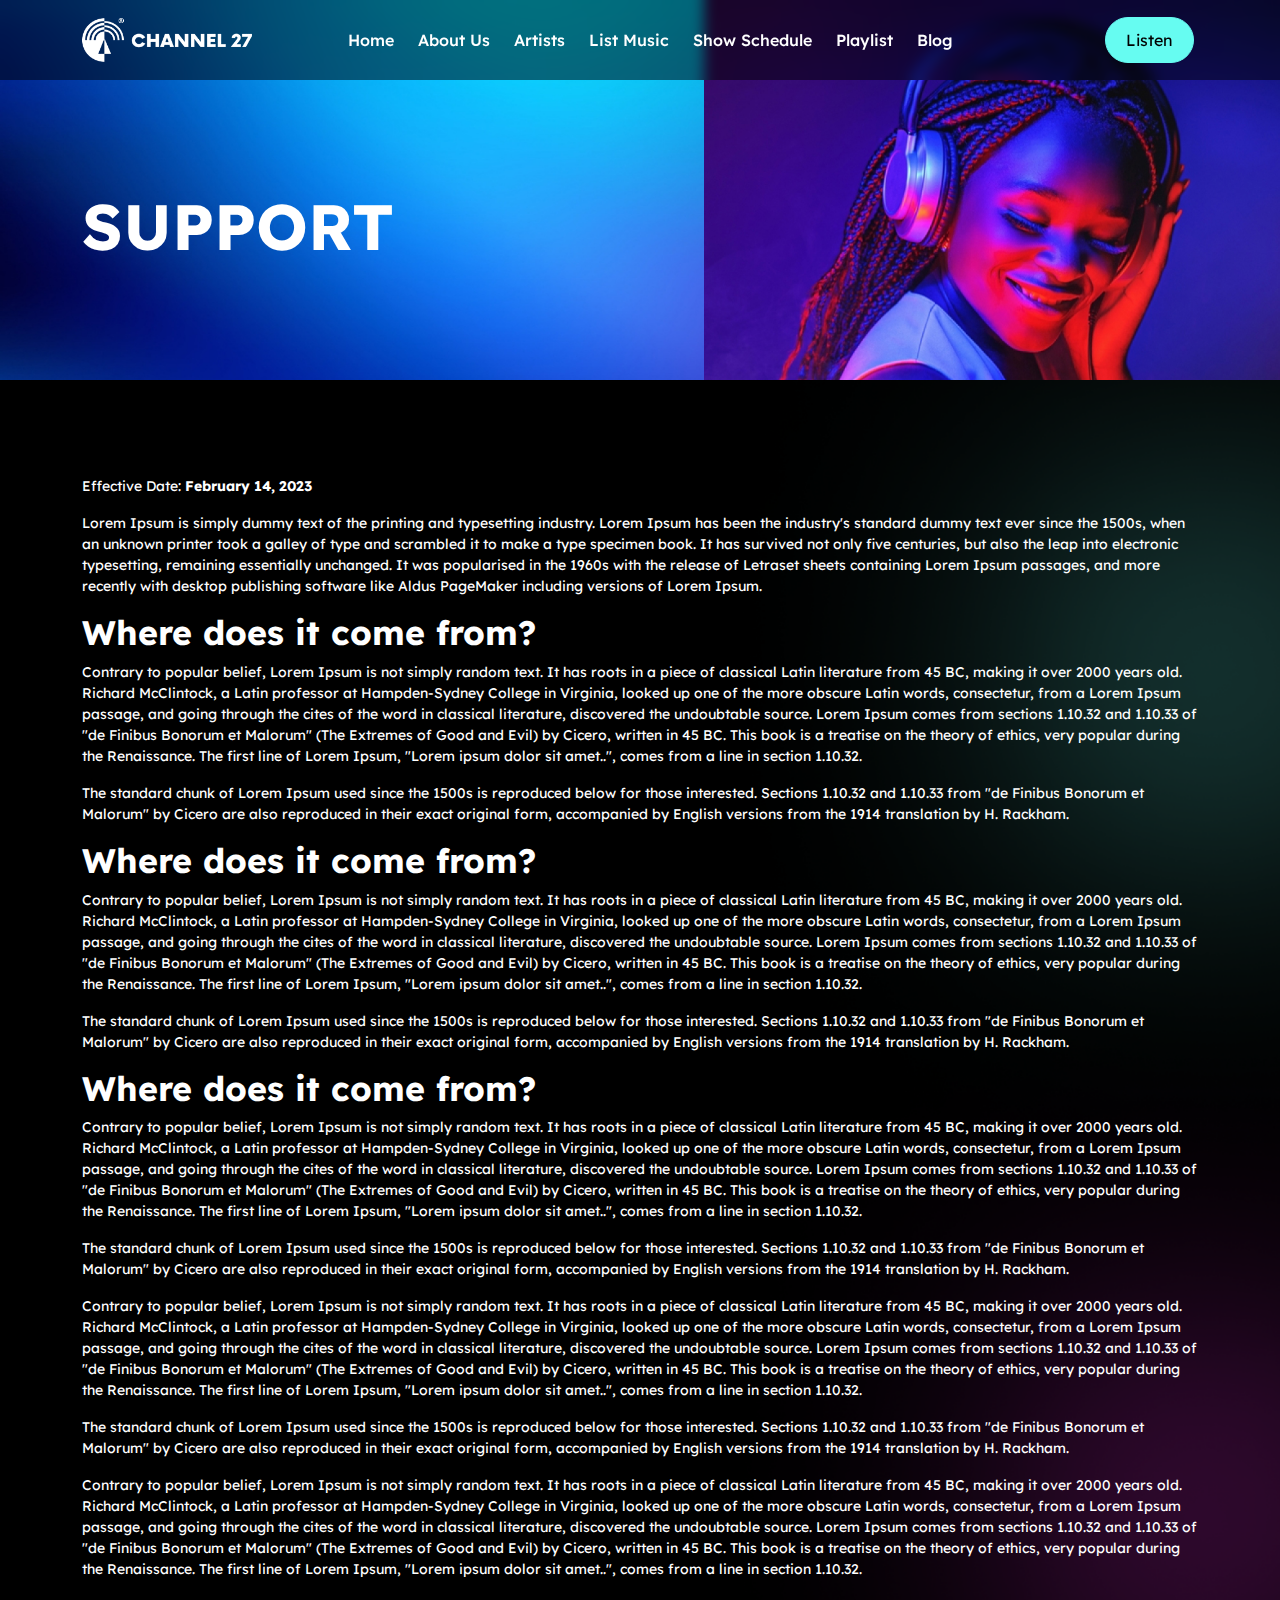
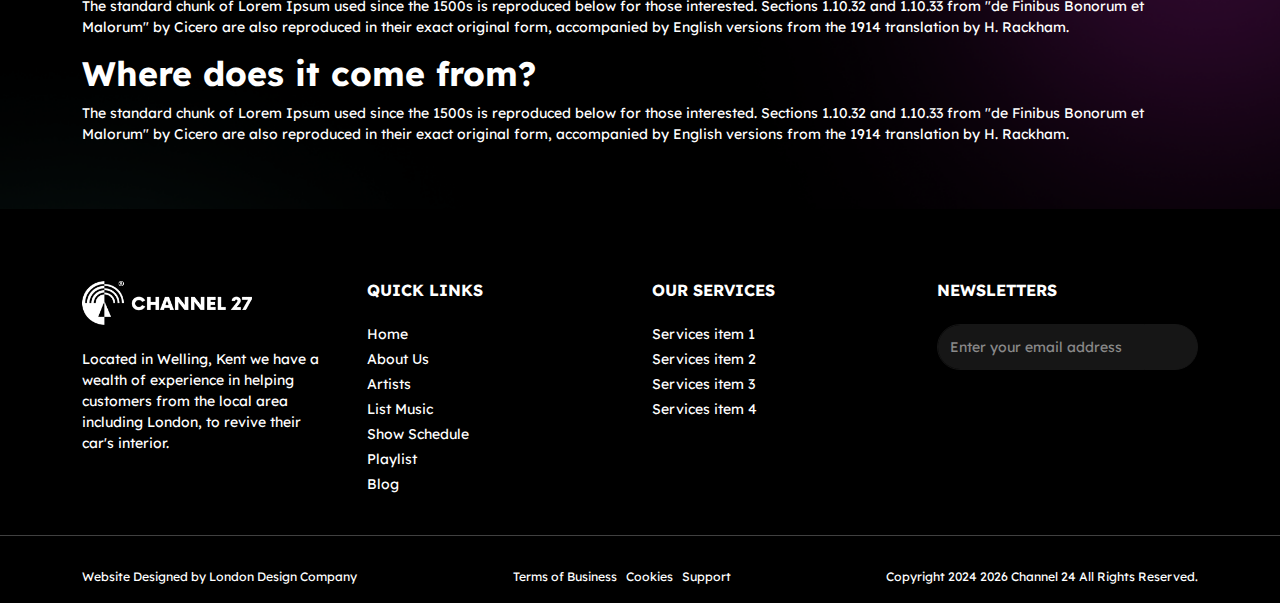
<file: support.html>
<!DOCTYPE html>
<html>
<head>
	<meta charset="utf-8">
	<meta http-equiv="X-UA-Compatible" content="IE=edge">
	<meta content="telephone=no" name="format-detection">
	<meta name="viewport" content="width=device-width, initial-scale=1, shrink-to-fit=no">
	
	<title>Channel 27 - Global Online Radio - The Best Station in the Universe</title>
	<link rel="shortcut icon" href="upload/favicon.png" type="image/x-icon" />    
	<link rel="apple-touch-icon-precomposed" href="upload/favicon.png">
	<meta name="msapplication-TileImage" ontent="upload/favicon.png">
	<!-- style css -->
	<link rel="stylesheet" href="css/fontawesome6-pro-paid.min.css" />
	<link rel="stylesheet" href="css/bootstrap.min.css" />
	<link rel="stylesheet" type="text/css" href="css/custom-style.css" />
	<!-- script js -->
	<!--[if lt IE 9]>
          <script src="https://oss.maxcdn.com/html5shiv/3.7.3/html5shiv.min.js"></script>
          <script src="https://oss.maxcdn.com/respond/1.4.2/respond.min.js"></script>
    <![endif]-->
</head>

<body class="body">
<!-- section header -->
<header class="header-scroll-drop fixed-top">
	<nav class="navbar bg-dark-drop navbar-expand-lg navbar-dark">
		<div class="container">
			<a class="navbar-brand" href="index.html">
				<img src="upload/channel27-logo.png" class="img-fluid navbar-brand" alt="">
			</a>
			<button class="navbar-toggler collapsed" type="button" data-bs-toggle="collapse" data-bs-target="#navbarMenu"><span aria-hidden="true"></span><span aria-hidden="true"></span><span aria-hidden="true"></span></button>
			<div class="collapse navbar-collapse" id="navbarMenu">
				<ul class="nav navbar-nav mx-auto pb-3 py-lg-1">
					<li class="nav-item">
						<a class="nav-link" href="index.html">Home</a>
					</li>
					<li class="nav-item">
						<a class="nav-link" href="about-us.html">About Us</a>
					</li>
					<li class="nav-item">
						<a class="nav-link" href="artists.html">Artists</a>
					</li>
					<li class="nav-item">
						<a class="nav-link" href="list-music.html">List Music</a>
					</li>
					<li class="nav-item">
						<a class="nav-link" href="schedule-and-catch-up.html">Show Schedule</a>
					</li>
					<li class="nav-item">
						<a class="nav-link" href="playlist.html">Playlist</a>
					</li>
					<li class="nav-item">
						<a class="nav-link" href="blog.html">Blog</a>
					</li>
				</ul>
				<ul class="nav navbar-nav ms-auto pb-3 py-lg-1">
					<li class="nav-item">
						<a class="btn btn-info" data-bs-toggle="modal" href="#listen-popup">Listen</a>
					</li>
				</ul>
			</div>
		</div>
	</nav>
</header>
<div class="bs-content" style="background-image: url('upload/bg-page.png');">
	<!-- sec 1 -->
	<div class="bg-center-url banner-title-top h-sm" style="background-image: url('upload/bg-home-sec1.jpg');">
		<div class="container">
			<div class="row">
				<div class="col-md-6 align-self-center">
					<div class="py-5">
						<h1>SUPPORT</h1>
					</div>
				</div>
				<div class="col-md-6 p-0">
					<div class="ratio ratio-1x1 p-md-img-right h-100">
						<img src="upload/brwq-img-1.jpg" class="img-fluid" alt="brwq">
					</div>
				</div>
			</div>
		</div>
	</div>
	<!-- sec2 -->
	<div class="my-5 py-md-4 py-lg-5">
		<div class="container">
			
            <p>Effective Date: <strong>February 14, 2023</strong></p>

            <p>Lorem Ipsum is simply dummy text of the printing and typesetting industry. Lorem Ipsum has been the industry's standard dummy text ever since the 1500s, when an unknown printer took a galley of type and scrambled it to make a type specimen book. It has survived not only five centuries, but also the leap into electronic typesetting, remaining essentially unchanged. It was popularised in the 1960s with the release of Letraset sheets containing Lorem Ipsum passages, and more recently with desktop publishing software like Aldus PageMaker including versions of Lorem Ipsum.</p>

            <h3>Where does it come from?</h3>

            <p>Contrary to popular belief, Lorem Ipsum is not simply random text. It has roots in a piece of classical Latin literature from 45 BC, making it over 2000 years old. Richard McClintock, a Latin professor at Hampden-Sydney College in Virginia, looked up one of the more obscure Latin words, consectetur, from a Lorem Ipsum passage, and going through the cites of the word in classical literature, discovered the undoubtable source. Lorem Ipsum comes from sections 1.10.32 and 1.10.33 of "de Finibus Bonorum et Malorum" (The Extremes of Good and Evil) by Cicero, written in 45 BC. This book is a treatise on the theory of ethics, very popular during the Renaissance. The first line of Lorem Ipsum, "Lorem ipsum dolor sit amet..", comes from a line in section 1.10.32.</p>

            <p>The standard chunk of Lorem Ipsum used since the 1500s is reproduced below for those interested. Sections 1.10.32 and 1.10.33 from "de Finibus Bonorum et Malorum" by Cicero are also reproduced in their exact original form, accompanied by English versions from the 1914 translation by H. Rackham.</p>

            <h3>Where does it come from?</h3>

            <p>Contrary to popular belief, Lorem Ipsum is not simply random text. It has roots in a piece of classical Latin literature from 45 BC, making it over 2000 years old. Richard McClintock, a Latin professor at Hampden-Sydney College in Virginia, looked up one of the more obscure Latin words, consectetur, from a Lorem Ipsum passage, and going through the cites of the word in classical literature, discovered the undoubtable source. Lorem Ipsum comes from sections 1.10.32 and 1.10.33 of "de Finibus Bonorum et Malorum" (The Extremes of Good and Evil) by Cicero, written in 45 BC. This book is a treatise on the theory of ethics, very popular during the Renaissance. The first line of Lorem Ipsum, "Lorem ipsum dolor sit amet..", comes from a line in section 1.10.32.</p>

            <p>The standard chunk of Lorem Ipsum used since the 1500s is reproduced below for those interested. Sections 1.10.32 and 1.10.33 from "de Finibus Bonorum et Malorum" by Cicero are also reproduced in their exact original form, accompanied by English versions from the 1914 translation by H. Rackham.</p>

            <h3>Where does it come from?</h3>

            <p>Contrary to popular belief, Lorem Ipsum is not simply random text. It has roots in a piece of classical Latin literature from 45 BC, making it over 2000 years old. Richard McClintock, a Latin professor at Hampden-Sydney College in Virginia, looked up one of the more obscure Latin words, consectetur, from a Lorem Ipsum passage, and going through the cites of the word in classical literature, discovered the undoubtable source. Lorem Ipsum comes from sections 1.10.32 and 1.10.33 of "de Finibus Bonorum et Malorum" (The Extremes of Good and Evil) by Cicero, written in 45 BC. This book is a treatise on the theory of ethics, very popular during the Renaissance. The first line of Lorem Ipsum, "Lorem ipsum dolor sit amet..", comes from a line in section 1.10.32.</p>

            <p>The standard chunk of Lorem Ipsum used since the 1500s is reproduced below for those interested. Sections 1.10.32 and 1.10.33 from "de Finibus Bonorum et Malorum" by Cicero are also reproduced in their exact original form, accompanied by English versions from the 1914 translation by H. Rackham.</p>

            <p>Contrary to popular belief, Lorem Ipsum is not simply random text. It has roots in a piece of classical Latin literature from 45 BC, making it over 2000 years old. Richard McClintock, a Latin professor at Hampden-Sydney College in Virginia, looked up one of the more obscure Latin words, consectetur, from a Lorem Ipsum passage, and going through the cites of the word in classical literature, discovered the undoubtable source. Lorem Ipsum comes from sections 1.10.32 and 1.10.33 of "de Finibus Bonorum et Malorum" (The Extremes of Good and Evil) by Cicero, written in 45 BC. This book is a treatise on the theory of ethics, very popular during the Renaissance. The first line of Lorem Ipsum, "Lorem ipsum dolor sit amet..", comes from a line in section 1.10.32.</p>

            <p>The standard chunk of Lorem Ipsum used since the 1500s is reproduced below for those interested. Sections 1.10.32 and 1.10.33 from "de Finibus Bonorum et Malorum" by Cicero are also reproduced in their exact original form, accompanied by English versions from the 1914 translation by H. Rackham.</p>

            <p>Contrary to popular belief, Lorem Ipsum is not simply random text. It has roots in a piece of classical Latin literature from 45 BC, making it over 2000 years old. Richard McClintock, a Latin professor at Hampden-Sydney College in Virginia, looked up one of the more obscure Latin words, consectetur, from a Lorem Ipsum passage, and going through the cites of the word in classical literature, discovered the undoubtable source. Lorem Ipsum comes from sections 1.10.32 and 1.10.33 of "de Finibus Bonorum et Malorum" (The Extremes of Good and Evil) by Cicero, written in 45 BC. This book is a treatise on the theory of ethics, very popular during the Renaissance. The first line of Lorem Ipsum, "Lorem ipsum dolor sit amet..", comes from a line in section 1.10.32.</p>

            <p>The standard chunk of Lorem Ipsum used since the 1500s is reproduced below for those interested. Sections 1.10.32 and 1.10.33 from "de Finibus Bonorum et Malorum" by Cicero are also reproduced in their exact original form, accompanied by English versions from the 1914 translation by H. Rackham.</p>

            <h3>Where does it come from?</h3>

            <p>The standard chunk of Lorem Ipsum used since the 1500s is reproduced below for those interested. Sections 1.10.32 and 1.10.33 from "de Finibus Bonorum et Malorum" by Cicero are also reproduced in their exact original form, accompanied by English versions from the 1914 translation by H. Rackham.</p>
                        
			
		</div>
	</div>
</div>
<!-- section footer -->
<footer class="pt-4">
	<div class="container">
		<div class="row">
			<div class="col-md-3">
				<div class="mb-4"><a href="index.html"><img src="upload/channel27-logo.png" class="img-fluid navbar-brand" alt="channel 27"></a></div>
				<p class="pe-lg-3">Located in Welling, Kent we have a wealth of experience in helping customers from the local area including London, to revive their car's interior. </p>
			</div>
			<div class="col-md-3">
				<h5 class="mb-4 text-uppercase">Quick links</h5>
				<div class="mb-4">
					<p class="mb-1"><a class="nav-link" href="index.html">Home</a></p>
					<p class="mb-1"><a class="nav-link" href="about-us.html">About Us</a></p>
					<p class="mb-1"><a class="nav-link" href="artists.html">Artists</a></p>
					<p class="mb-1"><a class="nav-link" href="list-music.html">List Music</a></p>
					<p class="mb-1"><a class="nav-link" href="schedule-and-catch-up.html">Show Schedule</a></p>
					<p class="mb-1"><a class="nav-link" href="playlist.html">Playlist</a></p>
                    <p class="mb-1"><a class="nav-link" href="blog.html">Blog</a></p>
				</div>
			</div>
			<div class="col-md-3">
				<h5 class="mb-4 text-uppercase">Our Services</h5>
				<div class="mb-4">
					<p class="mb-1"><a class="nav-link" href="#">Services item 1</a></p>
					<p class="mb-1"><a class="nav-link" href="#">Services item 2</a></p>
					<p class="mb-1"><a class="nav-link" href="#">Services item 3</a></p>
					<p class="mb-1"><a class="nav-link" href="#">Services item 4</a></p>
				</div>
			</div>
			<div class="col-md-3">
				<h5 class="mb-4 text-uppercase">NEWSLETTERS</h5>
				<div class="form-group mb-4 text-danger">
					<div class="input-group">
						<input type="text" name="email" class="form-control" placeholder="Enter your email address" value="">
						<button type="submit" class="btn btn-dark"><i class="fas fa-paper-plane text-danger"></i></button>

					</div>
				</div>
				<p>
					<a href="#">
						<span class="fa-stack"><i class="fa fa-circle text-danger fa-stack-2x"></i><i class="fab fa-facebook-f fa-stack-1x"></i></span>
					</a>
					<a href="#">
						<span class="fa-stack"><i class="fa fa-circle text-danger fa-stack-2x"></i><i class="fab fa-instagram fa-stack-1x"></i></span>
					</a>
					<a href="#">
						<span class="fa-stack"><i class="fa fa-circle text-danger fa-stack-2x"></i><i class="fab fa-whatsapp fa-stack-1x"></i></span>
					</a>
					<a href="#">
						<span class="fa-stack"><i class="fa fa-circle text-danger fa-stack-2x"></i><i class="fab fa-envelope fa-stack-1x"></i></span>
					</a>
				</p>
				</div>
			</div>
		</div>
	</div>
	<hr>
	<div class="container text-center clearfix py-3 small">
		<span class="float-md-start">Website Designed by <a href="https://www.londondesigncompany.co.uk/">London Design Company</a></span>
		
		<span class="text-center"><a href="terms-of-business.html">Terms of Business</a> &nbsp; <a href="cookies.html">Cookies</a> &nbsp; <a href="support.html">Support</a></span>

		<span class="float-md-end">Copyright 2024 <script>document.write(new Date().getFullYear())</script> Channel 24 All Rights Reserved.</span>
		
	</div>
</footer>
<script src="js/bootstrap.bundle.min.js"></script>
<script src="js/jquery.min.js"></script>
<script src="js/js-custom.js"></script>
<div class="modal fade" id="listen-popup">
	 <div class="modal-dialog modal-dialog-centered">
	 	<div class="modal-content">
	      	<div class="modal-body">
	      		<div class="ratio ratio-1x1">
	        		<iframe src="https://channel27.torontocast.stream"></iframe>
	        	</div>
	      	</div>
	    </div>
	</div>
</div>
</body>
</html>
</file>
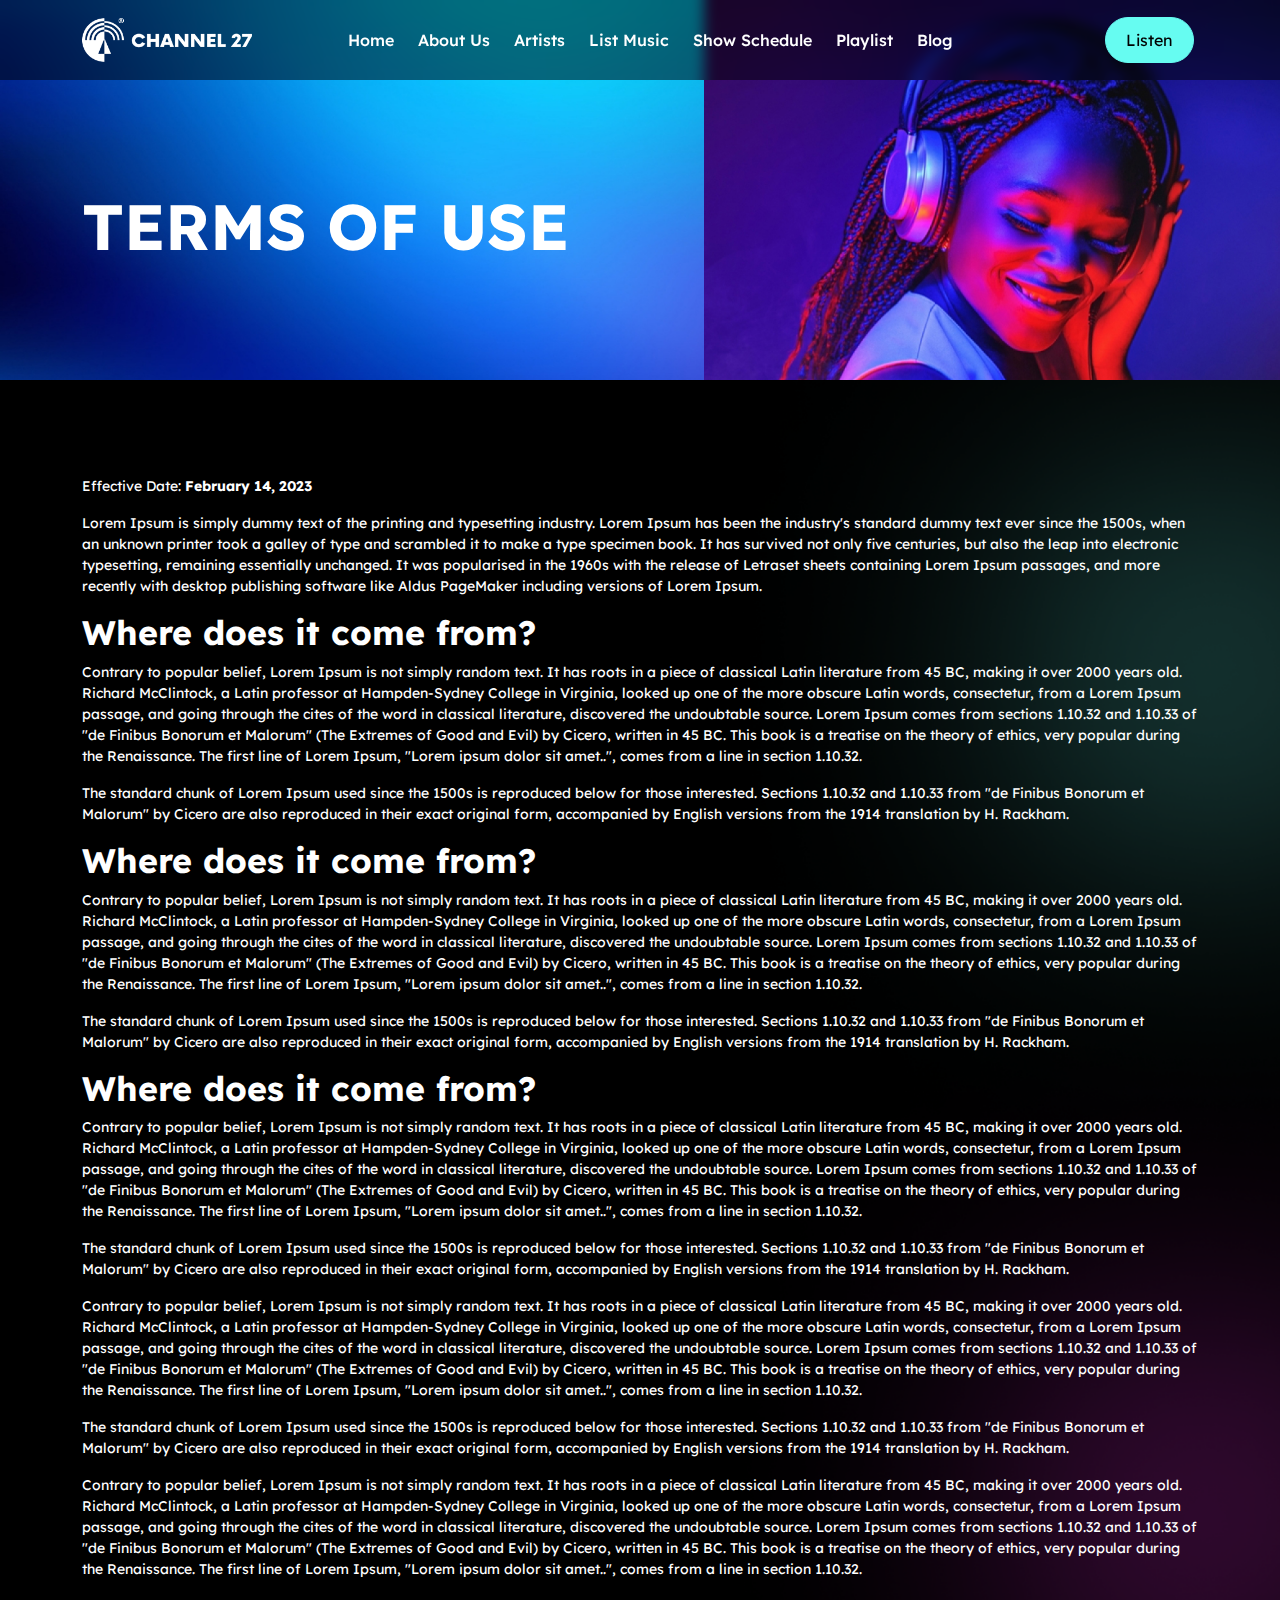
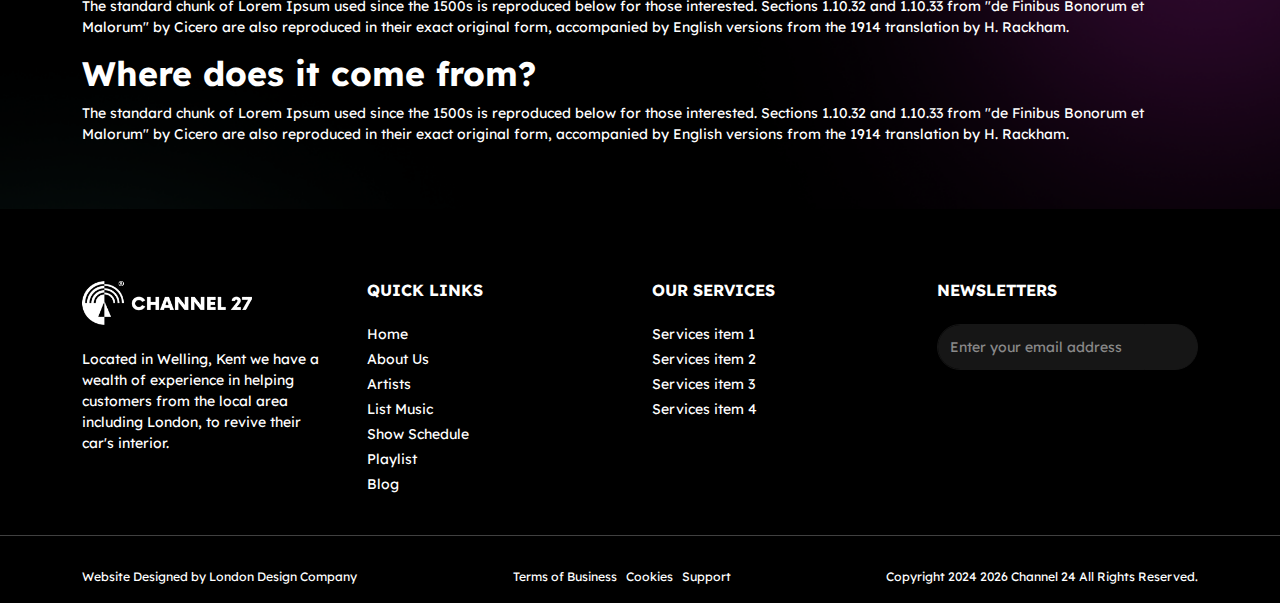
<file: terms-of-business.html>
<!DOCTYPE html>
<html>
<head>
	<meta charset="utf-8">
	<meta http-equiv="X-UA-Compatible" content="IE=edge">
	<meta content="telephone=no" name="format-detection">
	<meta name="viewport" content="width=device-width, initial-scale=1, shrink-to-fit=no">
	
	<title>Channel 27 - Global Online Radio - The Best Station in the Universe</title>
	<link rel="shortcut icon" href="upload/favicon.png" type="image/x-icon" />    
	<link rel="apple-touch-icon-precomposed" href="upload/favicon.png">
	<meta name="msapplication-TileImage" ontent="upload/favicon.png">
	<!-- style css -->
	<link rel="stylesheet" href="css/fontawesome6-pro-paid.min.css" />
	<link rel="stylesheet" href="css/bootstrap.min.css" />
	<link rel="stylesheet" type="text/css" href="css/custom-style.css" />
	<!-- script js -->
	<!--[if lt IE 9]>
          <script src="https://oss.maxcdn.com/html5shiv/3.7.3/html5shiv.min.js"></script>
          <script src="https://oss.maxcdn.com/respond/1.4.2/respond.min.js"></script>
    <![endif]-->
</head>

<body class="body">
<!-- section header -->
<header class="header-scroll-drop fixed-top">
	<nav class="navbar bg-dark-drop navbar-expand-lg navbar-dark">
		<div class="container">
			<a class="navbar-brand" href="index.html">
				<img src="upload/channel27-logo.png" class="img-fluid navbar-brand" alt="">
			</a>
			<button class="navbar-toggler collapsed" type="button" data-bs-toggle="collapse" data-bs-target="#navbarMenu"><span aria-hidden="true"></span><span aria-hidden="true"></span><span aria-hidden="true"></span></button>
			<div class="collapse navbar-collapse" id="navbarMenu">
				<ul class="nav navbar-nav mx-auto pb-3 py-lg-1">
					<li class="nav-item">
						<a class="nav-link" href="index.html">Home</a>
					</li>
					<li class="nav-item">
						<a class="nav-link" href="about-us.html">About Us</a>
					</li>
					<li class="nav-item">
						<a class="nav-link" href="artists.html">Artists</a>
					</li>
					<li class="nav-item">
						<a class="nav-link" href="list-music.html">List Music</a>
					</li>
					<li class="nav-item">
						<a class="nav-link" href="schedule-and-catch-up.html">Show Schedule</a>
					</li>
					<li class="nav-item">
						<a class="nav-link" href="playlist.html">Playlist</a>
					</li>
					<li class="nav-item">
						<a class="nav-link" href="blog.html">Blog</a>
					</li>
				</ul>
				<ul class="nav navbar-nav ms-auto pb-3 py-lg-1">
					<li class="nav-item">
						<a class="btn btn-info" data-bs-toggle="modal" href="#listen-popup">Listen</a>
					</li>
				</ul>
			</div>
		</div>
	</nav>
</header>
<div class="bs-content" style="background-image: url('upload/bg-page.png');">
	<!-- sec 1 -->
	<div class="bg-center-url banner-title-top h-sm" style="background-image: url('upload/bg-home-sec1.jpg');">
		<div class="container">
			<div class="row">
				<div class="col-md-6 align-self-center">
					<div class="py-5">
						<h1>TERMS OF USE</h1>
					</div>
				</div>
				<div class="col-md-6 p-0">
					<div class="ratio ratio-1x1 p-md-img-right h-100">
						<img src="upload/brwq-img-1.jpg" class="img-fluid" alt="brwq">
					</div>
				</div>
			</div>
		</div>
	</div>
	<!-- sec2 -->
	<div class="my-5 py-md-4 py-lg-5">
		<div class="container">
			
            <p>Effective Date: <strong>February 14, 2023</strong></p>

            <p>Lorem Ipsum is simply dummy text of the printing and typesetting industry. Lorem Ipsum has been the industry's standard dummy text ever since the 1500s, when an unknown printer took a galley of type and scrambled it to make a type specimen book. It has survived not only five centuries, but also the leap into electronic typesetting, remaining essentially unchanged. It was popularised in the 1960s with the release of Letraset sheets containing Lorem Ipsum passages, and more recently with desktop publishing software like Aldus PageMaker including versions of Lorem Ipsum.</p>

            <h3>Where does it come from?</h3>

            <p>Contrary to popular belief, Lorem Ipsum is not simply random text. It has roots in a piece of classical Latin literature from 45 BC, making it over 2000 years old. Richard McClintock, a Latin professor at Hampden-Sydney College in Virginia, looked up one of the more obscure Latin words, consectetur, from a Lorem Ipsum passage, and going through the cites of the word in classical literature, discovered the undoubtable source. Lorem Ipsum comes from sections 1.10.32 and 1.10.33 of "de Finibus Bonorum et Malorum" (The Extremes of Good and Evil) by Cicero, written in 45 BC. This book is a treatise on the theory of ethics, very popular during the Renaissance. The first line of Lorem Ipsum, "Lorem ipsum dolor sit amet..", comes from a line in section 1.10.32.</p>

            <p>The standard chunk of Lorem Ipsum used since the 1500s is reproduced below for those interested. Sections 1.10.32 and 1.10.33 from "de Finibus Bonorum et Malorum" by Cicero are also reproduced in their exact original form, accompanied by English versions from the 1914 translation by H. Rackham.</p>

            <h3>Where does it come from?</h3>

            <p>Contrary to popular belief, Lorem Ipsum is not simply random text. It has roots in a piece of classical Latin literature from 45 BC, making it over 2000 years old. Richard McClintock, a Latin professor at Hampden-Sydney College in Virginia, looked up one of the more obscure Latin words, consectetur, from a Lorem Ipsum passage, and going through the cites of the word in classical literature, discovered the undoubtable source. Lorem Ipsum comes from sections 1.10.32 and 1.10.33 of "de Finibus Bonorum et Malorum" (The Extremes of Good and Evil) by Cicero, written in 45 BC. This book is a treatise on the theory of ethics, very popular during the Renaissance. The first line of Lorem Ipsum, "Lorem ipsum dolor sit amet..", comes from a line in section 1.10.32.</p>

            <p>The standard chunk of Lorem Ipsum used since the 1500s is reproduced below for those interested. Sections 1.10.32 and 1.10.33 from "de Finibus Bonorum et Malorum" by Cicero are also reproduced in their exact original form, accompanied by English versions from the 1914 translation by H. Rackham.</p>

            <h3>Where does it come from?</h3>

            <p>Contrary to popular belief, Lorem Ipsum is not simply random text. It has roots in a piece of classical Latin literature from 45 BC, making it over 2000 years old. Richard McClintock, a Latin professor at Hampden-Sydney College in Virginia, looked up one of the more obscure Latin words, consectetur, from a Lorem Ipsum passage, and going through the cites of the word in classical literature, discovered the undoubtable source. Lorem Ipsum comes from sections 1.10.32 and 1.10.33 of "de Finibus Bonorum et Malorum" (The Extremes of Good and Evil) by Cicero, written in 45 BC. This book is a treatise on the theory of ethics, very popular during the Renaissance. The first line of Lorem Ipsum, "Lorem ipsum dolor sit amet..", comes from a line in section 1.10.32.</p>

            <p>The standard chunk of Lorem Ipsum used since the 1500s is reproduced below for those interested. Sections 1.10.32 and 1.10.33 from "de Finibus Bonorum et Malorum" by Cicero are also reproduced in their exact original form, accompanied by English versions from the 1914 translation by H. Rackham.</p>

            <p>Contrary to popular belief, Lorem Ipsum is not simply random text. It has roots in a piece of classical Latin literature from 45 BC, making it over 2000 years old. Richard McClintock, a Latin professor at Hampden-Sydney College in Virginia, looked up one of the more obscure Latin words, consectetur, from a Lorem Ipsum passage, and going through the cites of the word in classical literature, discovered the undoubtable source. Lorem Ipsum comes from sections 1.10.32 and 1.10.33 of "de Finibus Bonorum et Malorum" (The Extremes of Good and Evil) by Cicero, written in 45 BC. This book is a treatise on the theory of ethics, very popular during the Renaissance. The first line of Lorem Ipsum, "Lorem ipsum dolor sit amet..", comes from a line in section 1.10.32.</p>

            <p>The standard chunk of Lorem Ipsum used since the 1500s is reproduced below for those interested. Sections 1.10.32 and 1.10.33 from "de Finibus Bonorum et Malorum" by Cicero are also reproduced in their exact original form, accompanied by English versions from the 1914 translation by H. Rackham.</p>

            <p>Contrary to popular belief, Lorem Ipsum is not simply random text. It has roots in a piece of classical Latin literature from 45 BC, making it over 2000 years old. Richard McClintock, a Latin professor at Hampden-Sydney College in Virginia, looked up one of the more obscure Latin words, consectetur, from a Lorem Ipsum passage, and going through the cites of the word in classical literature, discovered the undoubtable source. Lorem Ipsum comes from sections 1.10.32 and 1.10.33 of "de Finibus Bonorum et Malorum" (The Extremes of Good and Evil) by Cicero, written in 45 BC. This book is a treatise on the theory of ethics, very popular during the Renaissance. The first line of Lorem Ipsum, "Lorem ipsum dolor sit amet..", comes from a line in section 1.10.32.</p>

            <p>The standard chunk of Lorem Ipsum used since the 1500s is reproduced below for those interested. Sections 1.10.32 and 1.10.33 from "de Finibus Bonorum et Malorum" by Cicero are also reproduced in their exact original form, accompanied by English versions from the 1914 translation by H. Rackham.</p>

            <h3>Where does it come from?</h3>

            <p>The standard chunk of Lorem Ipsum used since the 1500s is reproduced below for those interested. Sections 1.10.32 and 1.10.33 from "de Finibus Bonorum et Malorum" by Cicero are also reproduced in their exact original form, accompanied by English versions from the 1914 translation by H. Rackham.</p>
                        
			
		</div>
	</div>
</div>
<!-- section footer -->
<footer class="pt-4">
	<div class="container">
		<div class="row">
			<div class="col-md-3">
				<div class="mb-4"><a href="index.html"><img src="upload/channel27-logo.png" class="img-fluid navbar-brand" alt="channel 27"></a></div>
				<p class="pe-lg-3">Located in Welling, Kent we have a wealth of experience in helping customers from the local area including London, to revive their car's interior. </p>
			</div>
			<div class="col-md-3">
				<h5 class="mb-4 text-uppercase">Quick links</h5>
				<div class="mb-4">
					<p class="mb-1"><a class="nav-link" href="index.html">Home</a></p>
					<p class="mb-1"><a class="nav-link" href="about-us.html">About Us</a></p>
					<p class="mb-1"><a class="nav-link" href="artists.html">Artists</a></p>
					<p class="mb-1"><a class="nav-link" href="list-music.html">List Music</a></p>
					<p class="mb-1"><a class="nav-link" href="schedule-and-catch-up.html">Show Schedule</a></p>
					<p class="mb-1"><a class="nav-link" href="playlist.html">Playlist</a></p>
                    <p class="mb-1"><a class="nav-link" href="blog.html">Blog</a></p>
				</div>
			</div>
			<div class="col-md-3">
				<h5 class="mb-4 text-uppercase">Our Services</h5>
				<div class="mb-4">
					<p class="mb-1"><a class="nav-link" href="#">Services item 1</a></p>
					<p class="mb-1"><a class="nav-link" href="#">Services item 2</a></p>
					<p class="mb-1"><a class="nav-link" href="#">Services item 3</a></p>
					<p class="mb-1"><a class="nav-link" href="#">Services item 4</a></p>
				</div>
			</div>
			<div class="col-md-3">
				<h5 class="mb-4 text-uppercase">NEWSLETTERS</h5>
				<div class="form-group mb-4 text-danger">
					<div class="input-group">
						<input type="text" name="email" class="form-control" placeholder="Enter your email address" value="">
						<button type="submit" class="btn btn-dark"><i class="fas fa-paper-plane text-danger"></i></button>

					</div>
				</div>
				<p>
					<a href="#">
						<span class="fa-stack"><i class="fa fa-circle text-danger fa-stack-2x"></i><i class="fab fa-facebook-f fa-stack-1x"></i></span>
					</a>
					<a href="#">
						<span class="fa-stack"><i class="fa fa-circle text-danger fa-stack-2x"></i><i class="fab fa-instagram fa-stack-1x"></i></span>
					</a>
					<a href="#">
						<span class="fa-stack"><i class="fa fa-circle text-danger fa-stack-2x"></i><i class="fab fa-whatsapp fa-stack-1x"></i></span>
					</a>
					<a href="#">
						<span class="fa-stack"><i class="fa fa-circle text-danger fa-stack-2x"></i><i class="fab fa-envelope fa-stack-1x"></i></span>
					</a>
				</p>
				</div>
			</div>
		</div>
	</div>
	<hr>
	<div class="container text-center clearfix py-3 small">
		<span class="float-md-start">Website Designed by <a href="https://www.londondesigncompany.co.uk/">London Design Company</a></span>
		
		<span class="text-center"><a href="terms-of-business.html">Terms of Business</a> &nbsp; <a href="cookies.html">Cookies</a> &nbsp; <a href="support.html">Support</a></span>

		<span class="float-md-end">Copyright 2024 <script>document.write(new Date().getFullYear())</script> Channel 24 All Rights Reserved.</span>
		
	</div>
</footer>
<script src="js/bootstrap.bundle.min.js"></script>
<script src="js/jquery.min.js"></script>
<script src="js/js-custom.js"></script>
<div class="modal fade" id="listen-popup">
	 <div class="modal-dialog modal-dialog-centered">
	 	<div class="modal-content">
	      	<div class="modal-body">
	      		<div class="ratio ratio-1x1">
	        		<iframe src="https://channel27.torontocast.stream"></iframe>
	        	</div>
	      	</div>
	    </div>
	</div>
</div>
</body>
</html>
</file>
<file: css/custom-style.css>
@charset "utf-8";
@import url('https://fonts.googleapis.com/css2?family=Lexend:wght@100..900&display=swap');

:root, [data-bs-theme=light] {
    --bs-info: rgb(102, 252, 241);
    --bs-danger: rgb(248, 45, 241);
    --bs-info-rgb: 102, 252, 241;
    --bs-danger-rgb: 248, 45, 241;
    --bs-light-rgb: 248, 249, 250;
    --bs-dark-rgb: 33, 37, 41;
}



input,button,body,h1,h2,h3,h4,h5,h6,span,a{font-family: 'Lexend',Arial, sans-serif;}

body{font-family: 'Lexend',Arial, sans-serif; font-size:14px; background-color: #000000;  color:#ffffff;}

h1,.h1 {font-size: 64px;font-weight: 700;}
h2,.h2 {font-size: 60px;font-weight: 700;}
h3,.h3 {font-size: 34px;font-weight: 700;}
h4,.h4 {font-size: 30px;font-weight: 700;}
h5,.h5 {font-size: 16px;font-weight: 700;}
h6,.h6 {font-size: 20px;font-weight: 700;}

p{word-break: break-word;}



.no-gutters-5{margin-right:-5px;margin-left:-5px;}.no-gutters-5 > .col,.no-gutters-5 > [class*="col-"]{padding-right:5px;padding-left:5px;}
.no-gutters-10{margin-right:-10px;margin-left:-10px;}.no-gutters-10 > .col,.no-gutters-10 > [class*="col-"]{padding-right:10px;padding-left:10px;}

::selection {background: #4E0000;color: #ffffff;}

@-moz-document url-prefix(){
    select, select:-moz-focusring, select::-moz-focus-inner{color:transparent !important;text-shadow: 0 0 0 #000 !important;background-image: none !important;border:0;}
}
input:-webkit-autofill,input:-webkit-autofill:hover,input:-webkit-autofill:focus,input:-webkit-autofill:active{
    transition: background-color 5000s ease-in-out 0s;-webkit-box-shadow: 0 0 0px 1000px rgba(255, 255, 255, 0.6) inset;
}

.overflow-hidden{overflow: hidden;}

/*---colours links---*/
a{color: #ffffff; text-decoration: none}
a:hover{color: #F82DF1;}


/*----background and color----*/
.bg-top-contain-url{background-size: contain; background-repeat:repeat;background-position: center top;}
.bg-bottom-contain-url{background-size: contain; background-repeat:repeat;background-position:50% 80%;background-repeat: no-repeat;}
.bg-center-contain-url{background-size: contain; background-repeat:repeat;background-position:50% 50%;background-repeat: no-repeat}
.bg-lg-contain-url{background-size: 1600px; background-repeat:repeat;background-position:50% 74%;background-repeat: no-repeat}

.bg-top-url{background-size: cover; background-repeat: no-repeat;background-position: center top;}
.bg-center-url{background-size: cover; background-repeat: no-repeat;background-position: center center;}
.bg-bottom-url{background-size: cover; background-repeat: no-repeat;background-position: center bottom;}
.bg-top-20-url{background-size: cover; background-repeat: no-repeat;background-position: 50% 20%;}

/* .bg-grey{background-color: #E6E7E7 !important;} */
.bg-dark{background-color: #161616 !important;}
/* .bg-dark-l{background-color: #1F1C19 !important;} */
.bg-danger{background-color: #F82DF1 !important;}
.bg-danger-l{background-color: #FBEAE9 !important;}
.bg-danger-gradient{background-image: radial-gradient(49.05% 63.33% at 48.42% 59.47%, #FF3B32 0%, #D8322B 100%);}
.bg-danger-gradient-half{
    background: rgb(255,255,255);
    background: -moz-linear-gradient(180deg, rgba(255,255,255,0) 40%, rgba(219,46,39,1) 40%);
    background: -webkit-linear-gradient(180deg, rgba(255,255,255,0) 40%, rgba(219,46,39,1) 40%);
    background: linear-gradient(180deg, rgba(255,255,255,0) 40%, rgba(219,46,39,1) 40%);
}

.overlay-black:before{background-color:rgba(0, 0, 0,0.4);width:100%;height:100%;display:block;top:0;left:0;position:absolute;content:'';}
.overlay-black>.container,
.overlay-black>*,
.overlay-black>.container-fluid{position: relative;}

.text-danger{color:#F82DF1 !important;}

.btn-danger{background-color: #F82DF1; border-color:#F82DF1;}
.btn-danger:hover,.btn-danger:focus{color: #f1f1f1;}
.btn-danger:not(:disabled):not(.disabled):active, .btn-danger:not(:disabled):not(.disabled).active, .show > .btn-danger.dropdown-toggle{color: #f1f1f1;}


.btn-info{background-color: #66FCF1; border-color:#66FCF1;}
.btn-info:hover,.btn-info:focus{color: #000000;background-color: #66FCF1; border-color:#66FCF1;}
.btn-info:not(:disabled):not(.disabled):active, .btn-info:not(:disabled):not(.disabled).active, .show > .btn-info.dropdown-toggle{color: #000000;background-color: #66FCF1;}


.btn-outline-danger{border-color:#F82DF1;background-color: #000000; color: #ffffff;}
.btn-outline-danger.active{background-color: #F82DF1;}
.btn-outline-danger:hover,.btn-outline-danger:focus{background-color: #F82DF1;color: #ffffff;}

.btn-dark{border-color: #161616; background-color:#161616;}

.btn-width-md{min-width: 150px;}
.btn-width-lg{min-width: 200px;}

.btn{border-radius: 50px; padding: 10px 20px;font-weight: 400;}
.btn:not(:disabled):not(.disabled):active:focus, .btn:not(:disabled):not(.disabled).active:focus, .show > .btn.dropdown-toggle:focus {box-shadow: 0 0 0 0 rgba(0, 0, 0, 0);}
.btn.focus, .btn:focus{box-shadow: 0 0 0 0 rgba(0, 0, 0, 0);}


.nav-pills.nav-pills-info .nav-link.active,
.nav-pills.nav-pills-info .nav-link:focus,
.nav-pills.nav-pills-info .nav-link:hover,
.nav-pills.nav-pills-info .show>.nav-link{background-color:#66FCF1 !important;border-color:#161616 1px solid;color:#000000;}
.nav-pills.nav-pills-info .nav-link{color:#ffffff;border-radius: 0;border:1px solid #333333;}


/*----header and navber----*/
header{font-size:16px;}
header .navbar-dark{transition: all 0.5s ease;}
header.navbar-hide .navbar-dark{transform: translateY(-100px);}
.navbar-brand{width: 170px;}
/* .bg-dark-drop.fixed-top.header-scroll-black{background-color:rgba(0, 0, 0, 0.5)!important;box-shadow:0px 0px 2px rgba(0, 0, 0, 0.20);} */
.bg-dark-drop{background-color: rgba(0, 0, 0, 0.50);backdrop-filter: blur(6.5px);}


.navbar-dark .navbar-nav .nav-link{color: #ffffff;text-transform: capitalize;font-weight: 500;}
.navbar-dark .navbar-nav>li>a.nav-link:focus, 
.navbar-dark .navbar-nav>li>a.nav-link:hover{color:#ffffff;}
.navbar-dark .navbar-nav>.active>a.nav-link,
.navbar-dark .navbar-nav>.active>a.nav-link:focus,
.navbar-dark .navbar-nav>.active>a.nav-link:hover{color:#ffffff;}
.navbar-dark .navbar-nav li.nav-item{padding-left: 4px; padding-right:4px;position: relative;}


.navbar-toggler:focus{box-shadow: 0 0 0 0 rgba(0, 0, 0, 0);}

/*navbar-toggler collapsed*/
.navbar-dark .navbar-toggler{position:relative;width: 35px;height:35px;text-align: center; border: 1px solid #66FCF1;color: #000000; background-color: #66FCF1 !important;}
.navbar-dark .navbar-toggler span{background-color:#000000;display: block;height:2px;left:0;right:0;margin:auto;position:absolute;transform-origin: center;transition: 86ms all ease-out;width: 20px;}
.navbar-dark .navbar-toggler.collapsed span:nth-child(1){transform: translateY(-1px) rotate(0deg);}
.navbar-dark .navbar-toggler.collapsed span:nth-child(2){opacity: 1;}
.navbar-dark .navbar-toggler.collapsed span:nth-child(3){transform: translateY(1px) rotate(0deg);}

.navbar-dark .navbar-toggler span:nth-child(1){transform: translateY(5px) rotate(45deg);top: calc(50% - 5px);}
.navbar-dark .navbar-toggler span:nth-child(2){opacity: 0;top: calc(50% - 0px);}
.navbar-dark .navbar-toggler span:nth-child(3) {transform: translateY(-5px) rotate(-45deg);top: calc(50% + 5px);}


/* form */

.input-group-text{border-radius: 50px;}
.form-select,
.form-control{background-color: #161616!important;color:#ffffff!important;border-radius: 50px;border-color: #161616!important;font-size: 14px;}

.form-select:focus,.form-control:focus {box-shadow: 0 0 0 0 rgba(0, 0, 0, 0);background-color: #161616 !important;border-color: #161616;color: #ffffff;}
.form-check-input[type=checkbox]{box-shadow: 0 0 0 0 rgba(0, 0, 0, 0);}
.form-check-input:checked {background-color: #F82DF1;border-color: #F82DF1;}
.form-check-input:focus {border-color: #F82DF1;box-shadow: 0 0 0 0 rgba(0, 0, 0, 0);}
.form-control::-webkit-input-placeholder{color: rgba(255, 255, 255, 0.5);}
.form-control::-moz-placeholder{color: rgba(255, 255, 255, 0.5);}
.form-control:-ms-input-placeholder{color: rgba(255, 255, 255, 0.5);}
.form-control:-moz-placeholder{color: rgba(255, 255, 255, 0.5);}

.form-control[disabled], .form-control[readonly], fieldset[disabled] .form-control{ background-color: rgba(0,0,0,0.05);color: #ffffff;}
.input-group-text{background-color: #161616;;border-color: #161616;}
.form-floating>label{width: 100%;}
.form-floating>.form-control-plaintext~label::after,
.form-floating>.form-control:focus~label::after,
.form-floating>.form-control:not(:placeholder-shown)~label::after,
.form-floating>.form-select~label::after{background-color: transparent;}
textarea{resize: none;}



/* content */
.bs-content{background-position:50% 0px;background-size: 2200px; background-repeat: repeat-x;}
.bs-content .list-unstyled a{text-decoration:none;}
.bs-content ul a{text-decoration:none;}
.bs-content .fa-ul a{text-decoration:none;}
.bs-content .bs-fa-chevron-collapse a{text-decoration:none;}

/* banner title */
.banner-title-top{padding-top: 80px;position:relative;overflow: hidden;}
.banner-title-top.h-lg>.container>.row{min-height: 100vh;}
.banner-title-top.h-sm>.container>.row{min-height: 300px;}

/* table */
.bs-table thead th,
.bs-table thead td{vertical-align: middle;background-color: #66FCF1;}
.bs-table tbody th,
.bs-table tbody td{background-color: transparent;color:#ffffff;vertical-align: middle;}


.w-xl{max-width:1010px}
.w-lg{max-width:870px}
.w-md{max-width:800px}
.w-sm{max-width:600px}
.w-xs{max-width:340px}

.badge .text-danger{color:#E21010 !important;}

.img-1x{width:80px}
.img-2x{width:120px}

.ratio img{object-fit:cover;}

/*footer*/
footer{font-size:14px}
footer i{color:#ffffff;}
.footer-logo{max-width: 230px;}

.card{color:#ffffff;background-color: #000000;border-color: #333333;border-radius: 0;margin-bottom: 20px;}

.border-dark{border-color: #333333;}

/*pagination*/
.pagination{
    --bs-pagination-bg: rgba(248, 45, 241, 0.2);
    --bs-pagination-color: #000;
    --bs-pagination-border-width: 0;
    --bs-pagination-border-radius: 50%;
}
.pagination a.active{
    background-color: var(--bs-danger);
}

.page-item:last-child .page-link, .page-item:first-child .page-link, .pagination li a {
    border-radius: 50% !important;
}


@media screen and (max-width: 1199px) {    
    .navbar-dark .navbar-nav li.nav-item {padding-left: 4px;padding-right: 4px;}
    .navbar-light .navbar-nav li.nav-item {padding-left: 4px;padding-right: 4px;}
    header .navbar-dark .navbar-nav li.nav-item{padding-left: 4px; padding-right:4px;}
}
@media screen and (max-width: 991px){
    header.bg-dark-drop.header-scroll-danger.fixed-top{background-color: #000000!important;}
    header.bg-dark-drop.fixed-top,
    header.bg-dark-drop.fixed-top.header-scroll-black{background-color: #000000!important;}
    header.bg-dark-drop.fixed-top.is-scrolling,
    header.bg-dark-drop.fixed-top.header-scroll-danger.is-scrolling{background-color:#000000!important;}

}
@media only screen and (max-width:767px) {
    header .btn{font-size:14px;padding: 4px 12px!important;}
    h1,.h1 {font-size: 34px;}
    h2,.h2 {font-size: 32px;}
    h3,.h3 {font-size: 26px;}
    h4,.h4 {font-size: 24px;}
    .container{max-width: 100%;}
}
@media only screen and (max-height:660px){
    
}
@media screen and (max-width: 539px){
   
}
@media screen and (max-width: 500px){
    
}
@media only screen and (min-width:369px) {
    
}
@media screen and (min-width: 540px){
    
}
@media screen and (min-width: 768px){
    .p-md-img-right{position:absolute;right:0; top:0; height:100%;width:45%;}
}
@media screen and (min-width: 992px){
    
}
@media screen and (min-width: 1200px){
    
}
@media screen and (min-width: 1366px){
}
@media screen and (min-width: 1800px){
}
</file>
